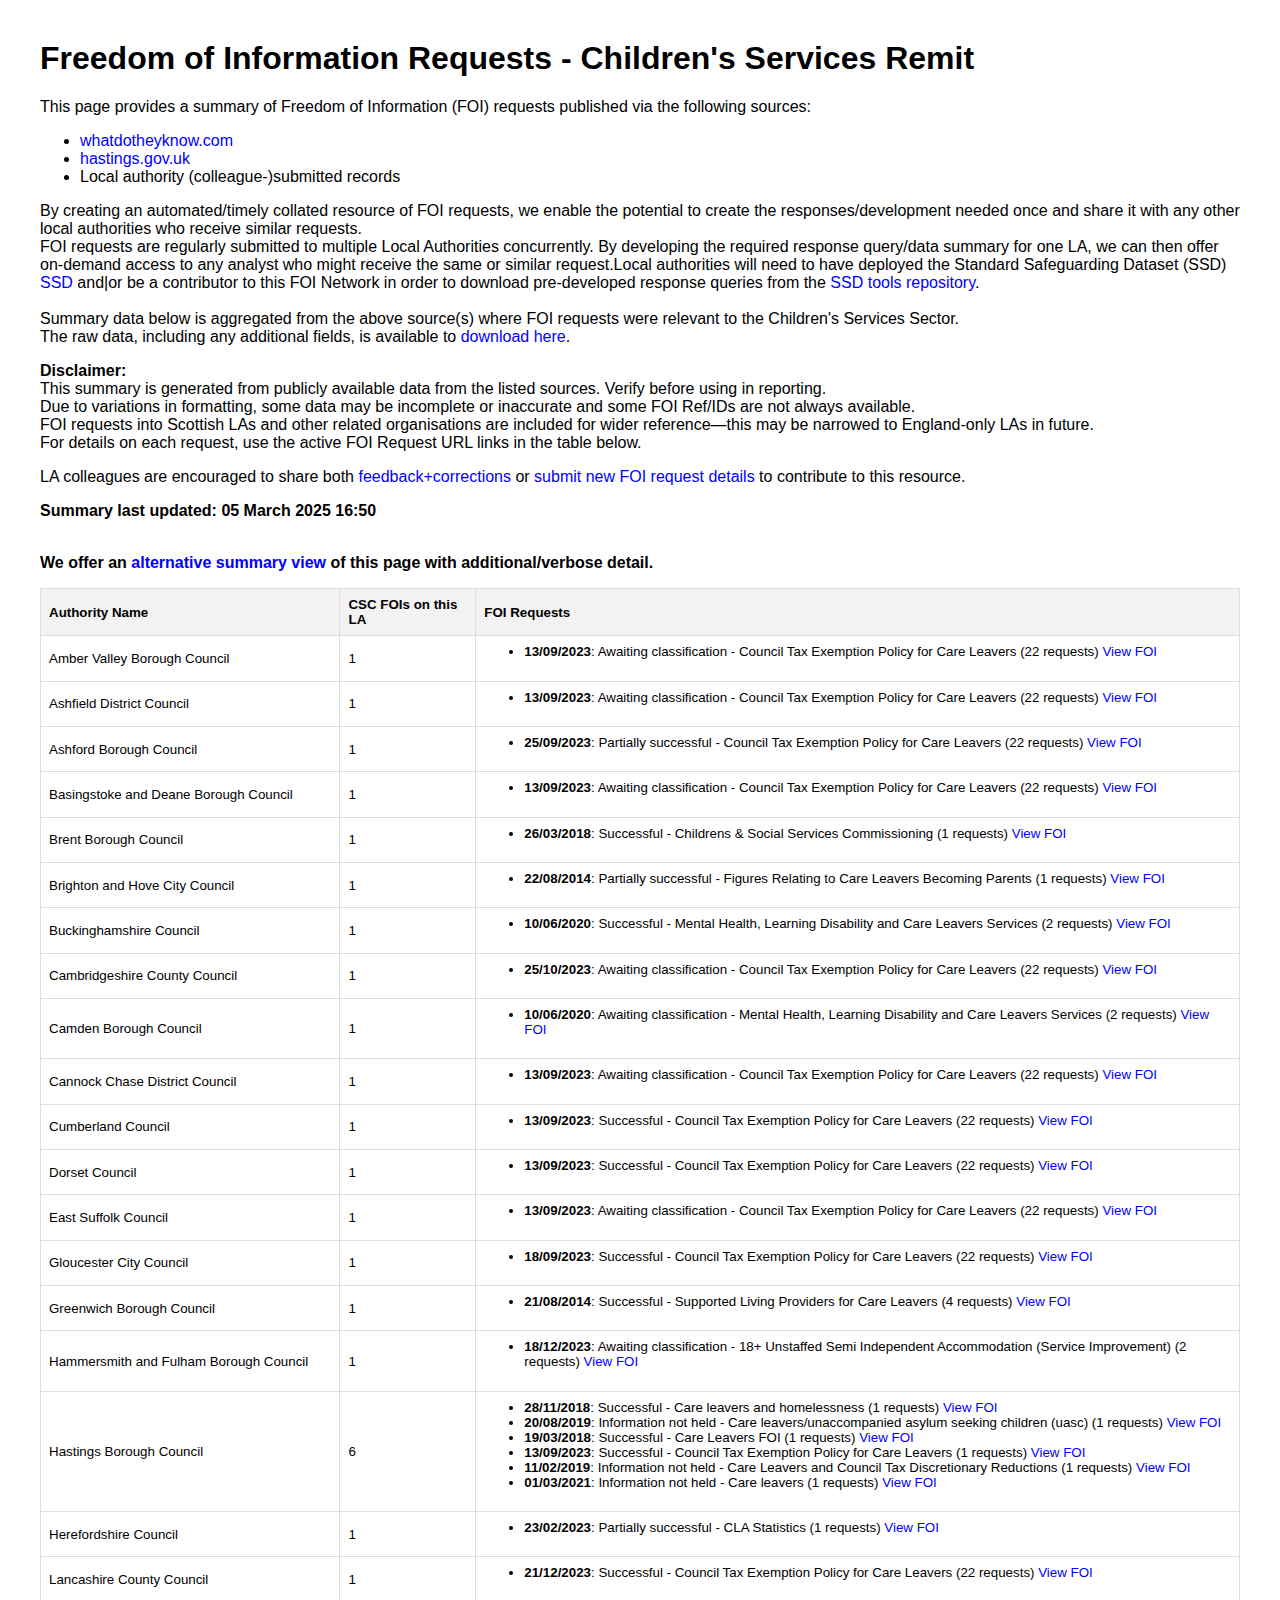
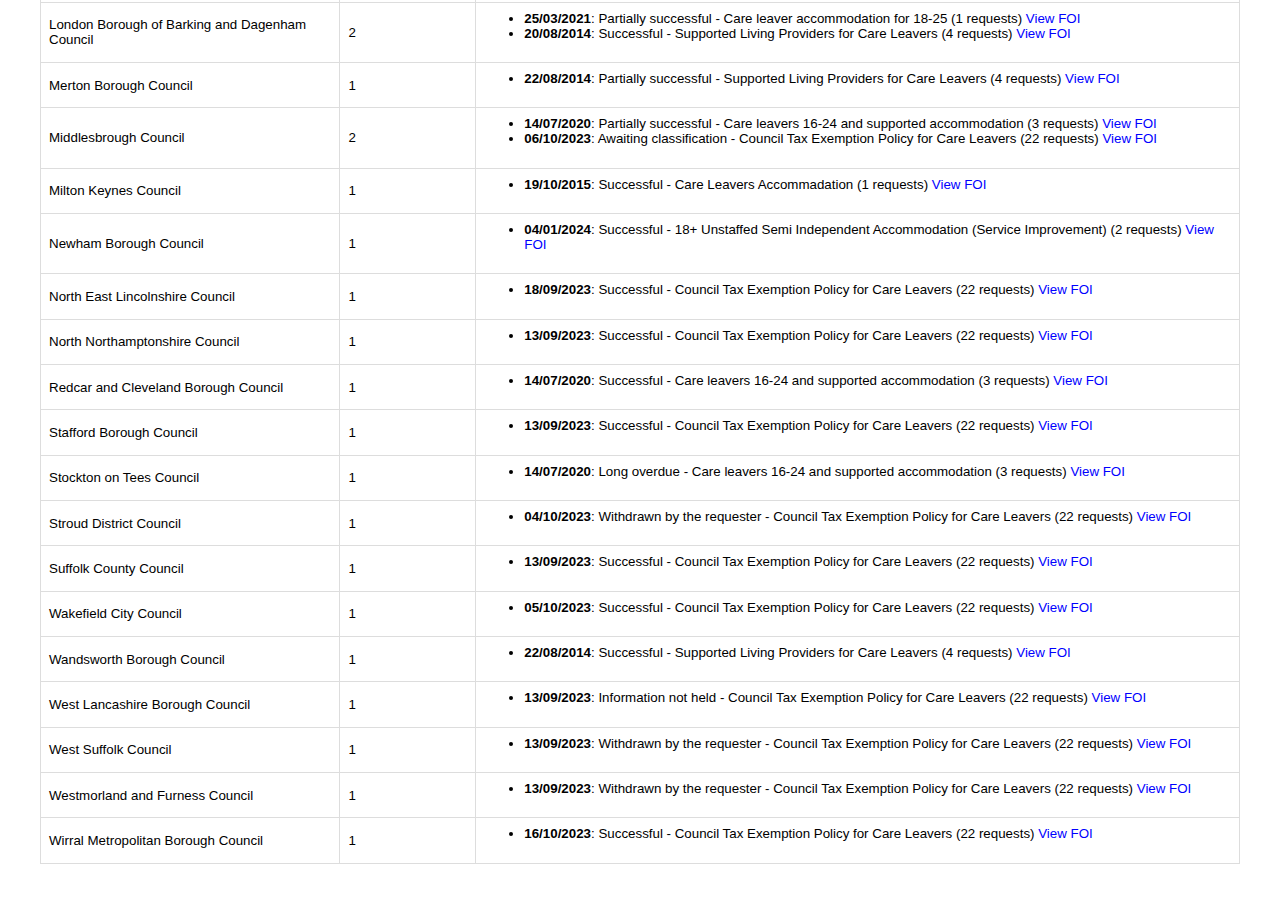
<file: dev/index.html>
<html>
    <head>
        <title>Freedom of Information Requests - Children's Services Remit</title>
        <style>
            body { font-family: Arial, sans-serif; margin: 20px; padding: 20px; }
            .table-container { overflow-x: auto; max-width: 100%; }
            table { width: 100%; border-collapse: collapse; font-size: 10pt; }
            table, th, td { border: 1px solid #ddd; padding: 8px; }
            th { background-color: #f2f2f2; text-align: left; }
            td { text-align: left; }
            a { color: blue; text-decoration: none; }

            
            /* Authority Name and Request URL to fit content no wrap */
            td:nth-child(4), th:nth-child(4),  
            td:nth-child(5), th:nth-child(5),
            td:nth-child(7), th:nth-child(7) {
                white-space: nowrap;
                display: block;
                min-width: 80px;
                max-width: 250px;
                overflow: hidden;
                text-overflow: ellipsis;
            }
        
        </style>
    </head>
    <body>
        <h1>Freedom of Information Requests - Children's Services Remit</h1>
        <p><p>This page provides a summary of Freedom of Information (FOI) requests published via the following sources:</p><ul><li><a href="https://www.whatdotheyknow.com/search/">whatdotheyknow.com</a></li><li><a href="https://www.hastings.gov.uk/my-council/freedom-of-information/date/">hastings.gov.uk</a></li><li>Local authority (colleague-)submitted records</li></ul>By creating an automated/timely collated resource of FOI requests, we enable the potential to create the responses/development needed once and share it with any other local authorities who receive similar requests.<br/>FOI requests are regularly submitted to multiple Local Authorities concurrently. By developing the required response query/data summary for one LA, we can then offer on-demand access to any analyst who might receive the same or similar request.Local authorities will need to have deployed the Standard Safeguarding Dataset (SSD) <a href="https://data-to-insight.github.io/ssd-data-model/">SSD</a> and|or be a contributor to this FOI Network in order to download pre-developed response queries from the <a href="https://github.com/data-to-insight/ssd-data-model/tree/main/tools-ssd_foi_requests">SSD tools repository</a>.<br/><br/>Summary data below is aggregated from the above source(s) where FOI requests were relevant to the Children's Services Sector.<br/>The raw data, including any additional fields, is available to <a href="foi_requests_summary.csv">download here</a>.</p>
        <p><b>Disclaimer:</b><br/>This summary is generated from publicly available data from the listed sources. Verify before using in reporting.<br/>Due to variations in formatting, some data may be incomplete or inaccurate and some FOI Ref/IDs are not always available. <br/>FOI requests into Scottish LAs and other related organisations are included for wider reference—this may be narrowed to England-only LAs in future.<br/>For details on each request, use the active FOI Request URL links in the table below.<br/></p>
        <p><p>LA colleagues are encouraged to share both <a href="mailto:datatoinsight@gmail.com?subject=FOI%20Feedback">feedback+corrections</a> or <a href="mailto:datatoinsight@gmail.com?subject=FOI%20details%20to%20add&body=Authority-Name:%20%3Cla-name%3E%0AAuthority-Code:%20%3Cla-code%3E%0ARequest-Title:%20%3Crequest-title%3E">submit new FOI request details</a> to contribute to this resource.</p></p>
        <p><b>Summary last updated: 05 March 2025 16:50</p>
        <p><br/>We offer an <a href="index_alt_view.html">alternative summary view</a> of this page with additional/verbose detail.</p>
        <div class="table-container">
            <table border="1" class="dataframe">
  <thead>
    <tr style="text-align: right;">
      <th>Authority Name</th>
      <th>CSC FOIs on this LA</th>
      <th>FOI Requests</th>
    </tr>
  </thead>
  <tbody>
    <tr>
      <td>Amber Valley Borough Council</td>
      <td>1</td>
      <td><ul><li><b>13/09/2023</b>: Awaiting classification - Council Tax Exemption Policy for Care Leavers (22 requests) <a href="https://www.whatdotheyknow.com/request/council_tax_exemption_policy_for_2" target="_blank">View FOI</a></li></ul></td>
    </tr>
    <tr>
      <td>Ashfield District Council</td>
      <td>1</td>
      <td><ul><li><b>13/09/2023</b>: Awaiting classification - Council Tax Exemption Policy for Care Leavers (22 requests) <a href="https://www.whatdotheyknow.com/request/council_tax_exemption_policy_for_4" target="_blank">View FOI</a></li></ul></td>
    </tr>
    <tr>
      <td>Ashford Borough Council</td>
      <td>1</td>
      <td><ul><li><b>25/09/2023</b>: Partially successful - Council Tax Exemption Policy for Care Leavers (22 requests) <a href="https://www.whatdotheyknow.com/request/council_tax_exemption_policy_for_323#incoming-2428080" target="_blank">View FOI</a></li></ul></td>
    </tr>
    <tr>
      <td>Basingstoke and Deane Borough Council</td>
      <td>1</td>
      <td><ul><li><b>13/09/2023</b>: Awaiting classification - Council Tax Exemption Policy for Care Leavers (22 requests) <a href="https://www.whatdotheyknow.com/request/council_tax_exemption_policy_for_10" target="_blank">View FOI</a></li></ul></td>
    </tr>
    <tr>
      <td>Brent Borough Council</td>
      <td>1</td>
      <td><ul><li><b>26/03/2018</b>: Successful - Childrens & Social Services Commissioning (1 requests) <a href="https://www.whatdotheyknow.com/request/childrens_social_services_commis_82" target="_blank">View FOI</a></li></ul></td>
    </tr>
    <tr>
      <td>Brighton and Hove City Council</td>
      <td>1</td>
      <td><ul><li><b>22/08/2014</b>: Partially successful - Figures Relating to Care Leavers Becoming Parents (1 requests) <a href="https://www.whatdotheyknow.com/request/figures_relating_to_care_leavers" target="_blank">View FOI</a></li></ul></td>
    </tr>
    <tr>
      <td>Buckinghamshire Council</td>
      <td>1</td>
      <td><ul><li><b>10/06/2020</b>: Successful - Mental Health, Learning Disability and Care Leavers Services (2 requests) <a href="https://www.whatdotheyknow.com/request/mental_health_learning_disabilit_6" target="_blank">View FOI</a></li></ul></td>
    </tr>
    <tr>
      <td>Cambridgeshire County Council</td>
      <td>1</td>
      <td><ul><li><b>25/10/2023</b>: Awaiting classification - Council Tax Exemption Policy for Care Leavers (22 requests) <a href="https://www.whatdotheyknow.com/request/council_tax_exemption_policy_for_41#outgoing-1542502" target="_blank">View FOI</a></li></ul></td>
    </tr>
    <tr>
      <td>Camden Borough Council</td>
      <td>1</td>
      <td><ul><li><b>10/06/2020</b>: Awaiting classification - Mental Health, Learning Disability and Care Leavers Services (2 requests) <a href="https://www.whatdotheyknow.com/request/mental_health_learning_disabilit_5" target="_blank">View FOI</a></li></ul></td>
    </tr>
    <tr>
      <td>Cannock Chase District Council</td>
      <td>1</td>
      <td><ul><li><b>13/09/2023</b>: Awaiting classification - Council Tax Exemption Policy for Care Leavers (22 requests) <a href="https://www.whatdotheyknow.com/request/council_tax_exemption_policy_for_43#incoming-2417816" target="_blank">View FOI</a></li></ul></td>
    </tr>
    <tr>
      <td>Cumberland Council</td>
      <td>1</td>
      <td><ul><li><b>13/09/2023</b>: Successful - Council Tax Exemption Policy for Care Leavers (22 requests) <a href="https://www.whatdotheyknow.com/request/council_tax_exemption_policy_for_66" target="_blank">View FOI</a></li></ul></td>
    </tr>
    <tr>
      <td>Dorset Council</td>
      <td>1</td>
      <td><ul><li><b>13/09/2023</b>: Successful - Council Tax Exemption Policy for Care Leavers (22 requests) <a href="https://www.whatdotheyknow.com/request/council_tax_exemption_policy_for_75" target="_blank">View FOI</a></li></ul></td>
    </tr>
    <tr>
      <td>East Suffolk Council</td>
      <td>1</td>
      <td><ul><li><b>13/09/2023</b>: Awaiting classification - Council Tax Exemption Policy for Care Leavers (22 requests) <a href="https://www.whatdotheyknow.com/request/council_tax_exemption_policy_for_89" target="_blank">View FOI</a></li></ul></td>
    </tr>
    <tr>
      <td>Gloucester City Council</td>
      <td>1</td>
      <td><ul><li><b>18/09/2023</b>: Successful - Council Tax Exemption Policy for Care Leavers (22 requests) <a href="https://www.whatdotheyknow.com/request/council_tax_exemption_policy_for_423#incoming-2421399" target="_blank">View FOI</a></li></ul></td>
    </tr>
    <tr>
      <td>Greenwich Borough Council</td>
      <td>1</td>
      <td><ul><li><b>21/08/2014</b>: Successful - Supported Living Providers for Care Leavers (4 requests) <a href="https://www.whatdotheyknow.com/request/supported_living_providers_for_c_11" target="_blank">View FOI</a></li></ul></td>
    </tr>
    <tr>
      <td>Hammersmith and Fulham Borough Council</td>
      <td>1</td>
      <td><ul><li><b>18/12/2023</b>: Awaiting classification - 18+ Unstaffed Semi Independent Accommodation (Service Improvement) (2 requests) <a href="https://www.whatdotheyknow.com/request/18_unstaffed_semi_independent_ac_19#outgoing-1569274" target="_blank">View FOI</a></li></ul></td>
    </tr>
    <tr>
      <td>Hastings Borough Council</td>
      <td>6</td>
      <td><ul><li><b>28/11/2018</b>: Successful - Care leavers and homelessness (1 requests) <a href="https://www.hastings.gov.uk/my-council/freedom-of-information/date/?id=FOI-84630229" target="_blank">View FOI</a></li><li><b>20/08/2019</b>: Information not held - Care leavers/unaccompanied asylum seeking children (uasc) (1 requests) <a href="https://www.hastings.gov.uk/my-council/freedom-of-information/date/?id=FOIR-138435718" target="_blank">View FOI</a></li><li><b>19/03/2018</b>: Successful - Care Leavers FOI (1 requests) <a href="https://www.hastings.gov.uk/my-council/freedom-of-information/date/?id=FOI-70689444" target="_blank">View FOI</a></li><li><b>13/09/2023</b>: Successful - Council Tax Exemption Policy for Care Leavers (1 requests) <a href="https://www.hastings.gov.uk/my-council/freedom-of-information/date/?id=FOIR-546805704" target="_blank">View FOI</a></li><li><b>11/02/2019</b>: Information not held - Care Leavers and Council Tax Discretionary Reductions (1 requests) <a href="https://www.hastings.gov.uk/my-council/freedom-of-information/date/?id=FOIR-105334609" target="_blank">View FOI</a></li><li><b>01/03/2021</b>: Information not held - Care leavers (1 requests) <a href="https://www.hastings.gov.uk/my-council/freedom-of-information/date/?id=FOIR-311972558" target="_blank">View FOI</a></li></ul></td>
    </tr>
    <tr>
      <td>Herefordshire Council</td>
      <td>1</td>
      <td><ul><li><b>23/02/2023</b>: Partially successful - CLA Statistics (1 requests) <a href="https://www.whatdotheyknow.com/request/cla_statistics" target="_blank">View FOI</a></li></ul></td>
    </tr>
    <tr>
      <td>Lancashire County Council</td>
      <td>1</td>
      <td><ul><li><b>21/12/2023</b>: Successful - Council Tax Exemption Policy for Care Leavers (22 requests) <a href="https://www.whatdotheyknow.com/request/council_tax_exemption_policy_for_463#incoming-2502512" target="_blank">View FOI</a></li></ul></td>
    </tr>
    <tr>
      <td>London Borough of Barking and Dagenham Council</td>
      <td>2</td>
      <td><ul><li><b>25/03/2021</b>: Partially successful - Care leaver accommodation for 18-25 (1 requests) <a href="https://www.whatdotheyknow.com/request/care_leaver_accommodation_for_18" target="_blank">View FOI</a></li><li><b>20/08/2014</b>: Successful - Supported Living Providers for Care Leavers (4 requests) <a href="https://www.whatdotheyknow.com/request/supported_living_providers_for_c" target="_blank">View FOI</a></li></ul></td>
    </tr>
    <tr>
      <td>Merton Borough Council</td>
      <td>1</td>
      <td><ul><li><b>22/08/2014</b>: Partially successful - Supported Living Providers for Care Leavers (4 requests) <a href="https://www.whatdotheyknow.com/request/supported_living_providers_for_c_23" target="_blank">View FOI</a></li></ul></td>
    </tr>
    <tr>
      <td>Middlesbrough Council</td>
      <td>2</td>
      <td><ul><li><b>14/07/2020</b>: Partially successful - Care leavers 16-24 and supported accommodation (3 requests) <a href="https://www.whatdotheyknow.com/request/care_leavers_16_24_and_supported" target="_blank">View FOI</a></li><li><b>06/10/2023</b>: Awaiting classification - Council Tax Exemption Policy for Care Leavers (22 requests) <a href="https://www.whatdotheyknow.com/request/council_tax_exemption_policy_for_485#incoming-2439229" target="_blank">View FOI</a></li></ul></td>
    </tr>
    <tr>
      <td>Milton Keynes Council</td>
      <td>1</td>
      <td><ul><li><b>19/10/2015</b>: Successful - Care Leavers Accommadation (1 requests) <a href="https://www.whatdotheyknow.com/request/care_leavers_accommadation_3" target="_blank">View FOI</a></li></ul></td>
    </tr>
    <tr>
      <td>Newham Borough Council</td>
      <td>1</td>
      <td><ul><li><b>04/01/2024</b>: Successful - 18+ Unstaffed Semi Independent Accommodation (Service Improvement) (2 requests) <a href="https://www.whatdotheyknow.com/request/18_unstaffed_semi_independent_ac_9#outgoing-1575181" target="_blank">View FOI</a></li></ul></td>
    </tr>
    <tr>
      <td>North East Lincolnshire Council</td>
      <td>1</td>
      <td><ul><li><b>18/09/2023</b>: Successful - Council Tax Exemption Policy for Care Leavers (22 requests) <a href="https://www.whatdotheyknow.com/request/council_tax_exemption_policy_for_180#incoming-2420983" target="_blank">View FOI</a></li></ul></td>
    </tr>
    <tr>
      <td>North Northamptonshire Council</td>
      <td>1</td>
      <td><ul><li><b>13/09/2023</b>: Successful - Council Tax Exemption Policy for Care Leavers (22 requests) <a href="https://www.whatdotheyknow.com/request/council_tax_exemption_policy_for_185" target="_blank">View FOI</a></li></ul></td>
    </tr>
    <tr>
      <td>Redcar and Cleveland Borough Council</td>
      <td>1</td>
      <td><ul><li><b>14/07/2020</b>: Successful - Care leavers 16-24 and supported accommodation (3 requests) <a href="https://www.whatdotheyknow.com/request/care_leavers_16_24_and_supported_2" target="_blank">View FOI</a></li></ul></td>
    </tr>
    <tr>
      <td>Stafford Borough Council</td>
      <td>1</td>
      <td><ul><li><b>13/09/2023</b>: Successful - Council Tax Exemption Policy for Care Leavers (22 requests) <a href="https://www.whatdotheyknow.com/request/council_tax_exemption_policy_for_248#incoming-2417812" target="_blank">View FOI</a></li></ul></td>
    </tr>
    <tr>
      <td>Stockton on Tees Council</td>
      <td>1</td>
      <td><ul><li><b>14/07/2020</b>: Long overdue - Care leavers 16-24 and supported accommodation (3 requests) <a href="https://www.whatdotheyknow.com/request/care_leavers_16_24_and_supported_3" target="_blank">View FOI</a></li></ul></td>
    </tr>
    <tr>
      <td>Stroud District Council</td>
      <td>1</td>
      <td><ul><li><b>04/10/2023</b>: Withdrawn by the requester - Council Tax Exemption Policy for Care Leavers (22 requests) <a href="https://www.whatdotheyknow.com/request/council_tax_exemption_policy_for_258#incoming-2437287" target="_blank">View FOI</a></li></ul></td>
    </tr>
    <tr>
      <td>Suffolk County Council</td>
      <td>1</td>
      <td><ul><li><b>13/09/2023</b>: Successful - Council Tax Exemption Policy for Care Leavers (22 requests) <a href="https://www.whatdotheyknow.com/request/council_tax_exemption_policy_for_259" target="_blank">View FOI</a></li></ul></td>
    </tr>
    <tr>
      <td>Wakefield City Council</td>
      <td>1</td>
      <td><ul><li><b>05/10/2023</b>: Successful - Council Tax Exemption Policy for Care Leavers (22 requests) <a href="https://www.whatdotheyknow.com/request/council_tax_exemption_policy_for_603#incoming-2437435" target="_blank">View FOI</a></li></ul></td>
    </tr>
    <tr>
      <td>Wandsworth Borough Council</td>
      <td>1</td>
      <td><ul><li><b>22/08/2014</b>: Successful - Supported Living Providers for Care Leavers (4 requests) <a href="https://www.whatdotheyknow.com/request/supported_living_providers_for_c_29" target="_blank">View FOI</a></li></ul></td>
    </tr>
    <tr>
      <td>West Lancashire Borough Council</td>
      <td>1</td>
      <td><ul><li><b>13/09/2023</b>: Information not held - Council Tax Exemption Policy for Care Leavers (22 requests) <a href="https://www.whatdotheyknow.com/request/council_tax_exemption_policy_for_298" target="_blank">View FOI</a></li></ul></td>
    </tr>
    <tr>
      <td>West Suffolk Council</td>
      <td>1</td>
      <td><ul><li><b>13/09/2023</b>: Withdrawn by the requester - Council Tax Exemption Policy for Care Leavers (22 requests) <a href="https://www.whatdotheyknow.com/request/council_tax_exemption_policy_for_304" target="_blank">View FOI</a></li></ul></td>
    </tr>
    <tr>
      <td>Westmorland and Furness Council</td>
      <td>1</td>
      <td><ul><li><b>13/09/2023</b>: Withdrawn by the requester - Council Tax Exemption Policy for Care Leavers (22 requests) <a href="https://www.whatdotheyknow.com/request/council_tax_exemption_policy_for_301" target="_blank">View FOI</a></li></ul></td>
    </tr>
    <tr>
      <td>Wirral Metropolitan Borough Council</td>
      <td>1</td>
      <td><ul><li><b>16/10/2023</b>: Successful - Council Tax Exemption Policy for Care Leavers (22 requests) <a href="https://www.whatdotheyknow.com/request/council_tax_exemption_policy_for_627#incoming-2446272" target="_blank">View FOI</a></li></ul></td>
    </tr>
  </tbody>
</table>
        </div>
    </body>
    </html>
</file>
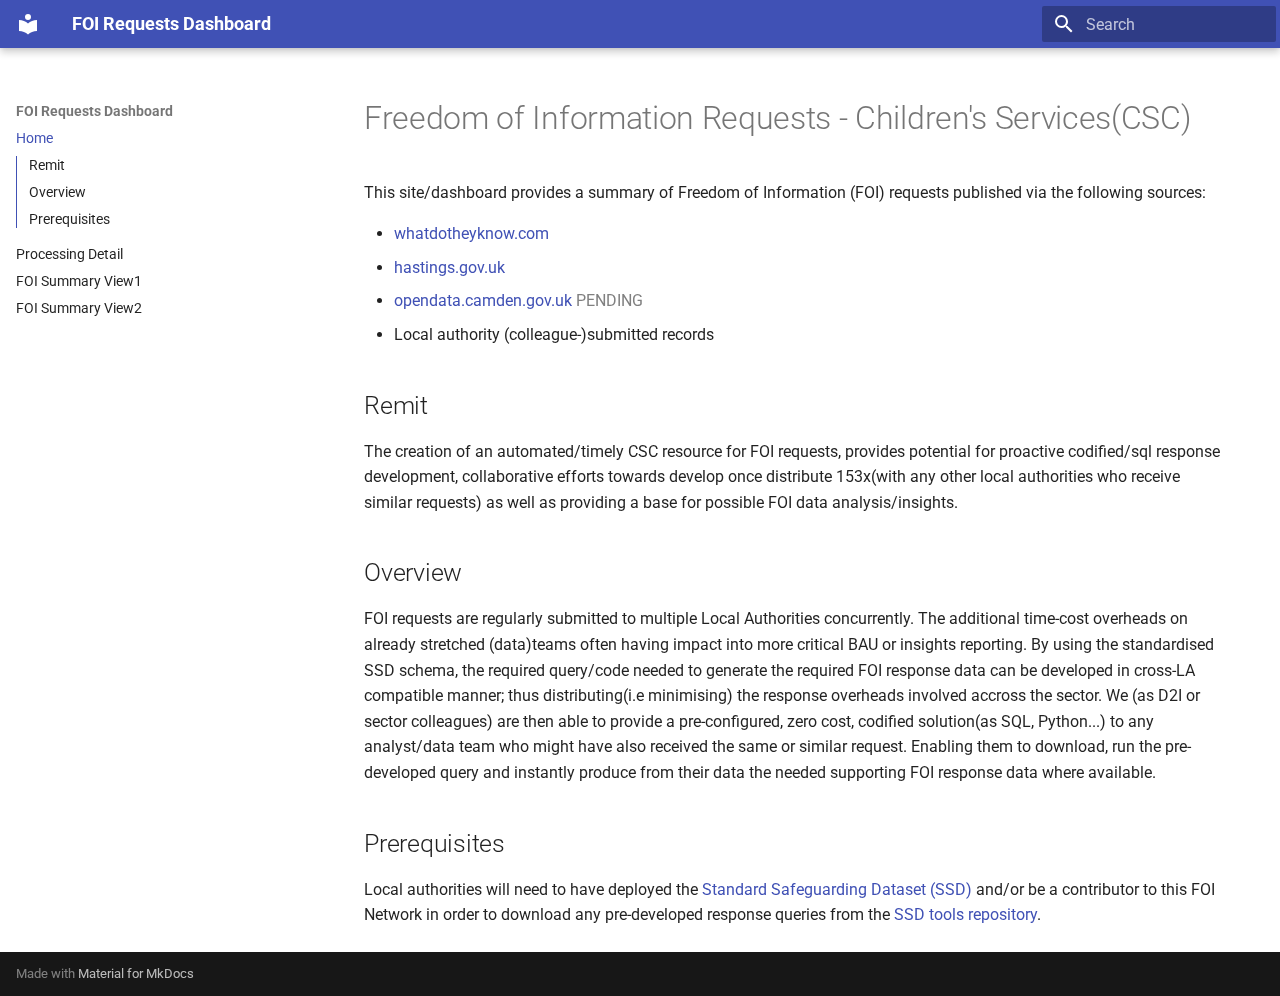
<file: site/index.html>
<!doctype html>
<html lang="en" class="no-js">
  <head>
    
      <meta charset="utf-8">
      <meta name="viewport" content="width=device-width,initial-scale=1">
      
      
      
      
      
        <link rel="next" href="blackbox/">
      
      
      <link rel="icon" href="assets/images/favicon.png">
      <meta name="generator" content="mkdocs-1.6.1, mkdocs-material-9.6.7">
    
    
      
        <title>FOI Requests Dashboard</title>
      
    
    
      <link rel="stylesheet" href="assets/stylesheets/main.8608ea7d.min.css">
      
      


    
    
      
    
    
      
        
        
        <link rel="preconnect" href="https://fonts.gstatic.com" crossorigin>
        <link rel="stylesheet" href="https://fonts.googleapis.com/css?family=Roboto:300,300i,400,400i,700,700i%7CRoboto+Mono:400,400i,700,700i&display=fallback">
        <style>:root{--md-text-font:"Roboto";--md-code-font:"Roboto Mono"}</style>
      
    
    
      <link rel="stylesheet" href="assets/css/custom.css">
    
      <link rel="stylesheet" href="assets/css/custom-wide.css">
    
    <script>__md_scope=new URL(".",location),__md_hash=e=>[...e].reduce(((e,_)=>(e<<5)-e+_.charCodeAt(0)),0),__md_get=(e,_=localStorage,t=__md_scope)=>JSON.parse(_.getItem(t.pathname+"."+e)),__md_set=(e,_,t=localStorage,a=__md_scope)=>{try{t.setItem(a.pathname+"."+e,JSON.stringify(_))}catch(e){}}</script>
    
      

    
    
    
  </head>
  
  
    <body dir="ltr">
  
    
    <input class="md-toggle" data-md-toggle="drawer" type="checkbox" id="__drawer" autocomplete="off">
    <input class="md-toggle" data-md-toggle="search" type="checkbox" id="__search" autocomplete="off">
    <label class="md-overlay" for="__drawer"></label>
    <div data-md-component="skip">
      
        
        <a href="#freedom-of-information-requests-childrens-servicescsc" class="md-skip">
          Skip to content
        </a>
      
    </div>
    <div data-md-component="announce">
      
    </div>
    
    
      

  

<header class="md-header md-header--shadow" data-md-component="header">
  <nav class="md-header__inner md-grid" aria-label="Header">
    <a href="." title="FOI Requests Dashboard" class="md-header__button md-logo" aria-label="FOI Requests Dashboard" data-md-component="logo">
      
  
  <svg xmlns="http://www.w3.org/2000/svg" viewBox="0 0 24 24"><path d="M12 8a3 3 0 0 0 3-3 3 3 0 0 0-3-3 3 3 0 0 0-3 3 3 3 0 0 0 3 3m0 3.54C9.64 9.35 6.5 8 3 8v11c3.5 0 6.64 1.35 9 3.54 2.36-2.19 5.5-3.54 9-3.54V8c-3.5 0-6.64 1.35-9 3.54"/></svg>

    </a>
    <label class="md-header__button md-icon" for="__drawer">
      
      <svg xmlns="http://www.w3.org/2000/svg" viewBox="0 0 24 24"><path d="M3 6h18v2H3zm0 5h18v2H3zm0 5h18v2H3z"/></svg>
    </label>
    <div class="md-header__title" data-md-component="header-title">
      <div class="md-header__ellipsis">
        <div class="md-header__topic">
          <span class="md-ellipsis">
            FOI Requests Dashboard
          </span>
        </div>
        <div class="md-header__topic" data-md-component="header-topic">
          <span class="md-ellipsis">
            
              Home
            
          </span>
        </div>
      </div>
    </div>
    
    
      <script>var palette=__md_get("__palette");if(palette&&palette.color){if("(prefers-color-scheme)"===palette.color.media){var media=matchMedia("(prefers-color-scheme: light)"),input=document.querySelector(media.matches?"[data-md-color-media='(prefers-color-scheme: light)']":"[data-md-color-media='(prefers-color-scheme: dark)']");palette.color.media=input.getAttribute("data-md-color-media"),palette.color.scheme=input.getAttribute("data-md-color-scheme"),palette.color.primary=input.getAttribute("data-md-color-primary"),palette.color.accent=input.getAttribute("data-md-color-accent")}for(var[key,value]of Object.entries(palette.color))document.body.setAttribute("data-md-color-"+key,value)}</script>
    
    
    
      <label class="md-header__button md-icon" for="__search">
        
        <svg xmlns="http://www.w3.org/2000/svg" viewBox="0 0 24 24"><path d="M9.5 3A6.5 6.5 0 0 1 16 9.5c0 1.61-.59 3.09-1.56 4.23l.27.27h.79l5 5-1.5 1.5-5-5v-.79l-.27-.27A6.52 6.52 0 0 1 9.5 16 6.5 6.5 0 0 1 3 9.5 6.5 6.5 0 0 1 9.5 3m0 2C7 5 5 7 5 9.5S7 14 9.5 14 14 12 14 9.5 12 5 9.5 5"/></svg>
      </label>
      <div class="md-search" data-md-component="search" role="dialog">
  <label class="md-search__overlay" for="__search"></label>
  <div class="md-search__inner" role="search">
    <form class="md-search__form" name="search">
      <input type="text" class="md-search__input" name="query" aria-label="Search" placeholder="Search" autocapitalize="off" autocorrect="off" autocomplete="off" spellcheck="false" data-md-component="search-query" required>
      <label class="md-search__icon md-icon" for="__search">
        
        <svg xmlns="http://www.w3.org/2000/svg" viewBox="0 0 24 24"><path d="M9.5 3A6.5 6.5 0 0 1 16 9.5c0 1.61-.59 3.09-1.56 4.23l.27.27h.79l5 5-1.5 1.5-5-5v-.79l-.27-.27A6.52 6.52 0 0 1 9.5 16 6.5 6.5 0 0 1 3 9.5 6.5 6.5 0 0 1 9.5 3m0 2C7 5 5 7 5 9.5S7 14 9.5 14 14 12 14 9.5 12 5 9.5 5"/></svg>
        
        <svg xmlns="http://www.w3.org/2000/svg" viewBox="0 0 24 24"><path d="M20 11v2H8l5.5 5.5-1.42 1.42L4.16 12l7.92-7.92L13.5 5.5 8 11z"/></svg>
      </label>
      <nav class="md-search__options" aria-label="Search">
        
        <button type="reset" class="md-search__icon md-icon" title="Clear" aria-label="Clear" tabindex="-1">
          
          <svg xmlns="http://www.w3.org/2000/svg" viewBox="0 0 24 24"><path d="M19 6.41 17.59 5 12 10.59 6.41 5 5 6.41 10.59 12 5 17.59 6.41 19 12 13.41 17.59 19 19 17.59 13.41 12z"/></svg>
        </button>
      </nav>
      
    </form>
    <div class="md-search__output">
      <div class="md-search__scrollwrap" tabindex="0" data-md-scrollfix>
        <div class="md-search-result" data-md-component="search-result">
          <div class="md-search-result__meta">
            Initializing search
          </div>
          <ol class="md-search-result__list" role="presentation"></ol>
        </div>
      </div>
    </div>
  </div>
</div>
    
    
  </nav>
  
</header>
    
    <div class="md-container" data-md-component="container">
      
      
        
          
        
      
      <main class="md-main" data-md-component="main">
        <div class="md-main__inner md-grid">
          
            
              
              <div class="md-sidebar md-sidebar--primary" data-md-component="sidebar" data-md-type="navigation" >
                <div class="md-sidebar__scrollwrap">
                  <div class="md-sidebar__inner">
                    



  

<nav class="md-nav md-nav--primary md-nav--integrated" aria-label="Navigation" data-md-level="0">
  <label class="md-nav__title" for="__drawer">
    <a href="." title="FOI Requests Dashboard" class="md-nav__button md-logo" aria-label="FOI Requests Dashboard" data-md-component="logo">
      
  
  <svg xmlns="http://www.w3.org/2000/svg" viewBox="0 0 24 24"><path d="M12 8a3 3 0 0 0 3-3 3 3 0 0 0-3-3 3 3 0 0 0-3 3 3 3 0 0 0 3 3m0 3.54C9.64 9.35 6.5 8 3 8v11c3.5 0 6.64 1.35 9 3.54 2.36-2.19 5.5-3.54 9-3.54V8c-3.5 0-6.64 1.35-9 3.54"/></svg>

    </a>
    FOI Requests Dashboard
  </label>
  
  <ul class="md-nav__list" data-md-scrollfix>
    
      
      
  
  
    
  
  
  
    <li class="md-nav__item md-nav__item--active">
      
      <input class="md-nav__toggle md-toggle" type="checkbox" id="__toc">
      
      
        
      
      
        <label class="md-nav__link md-nav__link--active" for="__toc">
          
  
  <span class="md-ellipsis">
    Home
    
  </span>
  

          <span class="md-nav__icon md-icon"></span>
        </label>
      
      <a href="." class="md-nav__link md-nav__link--active">
        
  
  <span class="md-ellipsis">
    Home
    
  </span>
  

      </a>
      
        

<nav class="md-nav md-nav--secondary" aria-label="Table of contents">
  
  
  
    
  
  
    <label class="md-nav__title" for="__toc">
      <span class="md-nav__icon md-icon"></span>
      Table of contents
    </label>
    <ul class="md-nav__list" data-md-component="toc" data-md-scrollfix>
      
        <li class="md-nav__item">
  <a href="#remit" class="md-nav__link">
    <span class="md-ellipsis">
      Remit
    </span>
  </a>
  
</li>
      
        <li class="md-nav__item">
  <a href="#overview" class="md-nav__link">
    <span class="md-ellipsis">
      Overview
    </span>
  </a>
  
</li>
      
        <li class="md-nav__item">
  <a href="#prerequisites" class="md-nav__link">
    <span class="md-ellipsis">
      Prerequisites
    </span>
  </a>
  
</li>
      
    </ul>
  
</nav>
      
    </li>
  

    
      
      
  
  
  
  
    <li class="md-nav__item">
      <a href="blackbox/" class="md-nav__link">
        
  
  <span class="md-ellipsis">
    Processing Detail
    
  </span>
  

      </a>
    </li>
  

    
      
      
  
  
  
  
    <li class="md-nav__item">
      <a href="foi_requests_summary_v1/" class="md-nav__link">
        
  
  <span class="md-ellipsis">
    FOI Summary View1
    
  </span>
  

      </a>
    </li>
  

    
      
      
  
  
  
  
    <li class="md-nav__item">
      <a href="foi_requests_summary_v2/" class="md-nav__link">
        
  
  <span class="md-ellipsis">
    FOI Summary View2
    
  </span>
  

      </a>
    </li>
  

    
  </ul>
</nav>
                  </div>
                </div>
              </div>
            
            
          
          
            <div class="md-content" data-md-component="content">
              <article class="md-content__inner md-typeset">
                
                  



<h1 id="freedom-of-information-requests-childrens-servicescsc">Freedom of Information Requests - Children's Services(CSC)</h1>
<p>This site/dashboard provides a summary of Freedom of Information (FOI) requests published via the following sources:</p>
<ul>
<li><a href="https://www.whatdotheyknow.com/search/">whatdotheyknow.com</a></li>
<li><a href="https://www.hastings.gov.uk/my-council/freedom-of-information/date/">hastings.gov.uk</a></li>
<li><span style="color:grey;"><a href="https://opendata.camden.gov.uk/stories/s/Camden-Freedom-Of-Information-Response-Search/">opendata.camden.gov.uk</a> PENDING </span></li>
<li>Local authority (colleague-)submitted records</li>
</ul>
<h2 id="remit">Remit</h2>
<p>The creation of an automated/timely CSC resource for FOI requests, provides potential for proactive codified/sql response development, collaborative efforts towards develop once distribute 153x(with any other local authorities who receive similar requests) as well as providing a base for possible FOI data analysis/insights. </p>
<h2 id="overview">Overview</h2>
<p>FOI requests are regularly submitted to multiple Local Authorities concurrently. The additional time-cost overheads on already stretched (data)teams often having impact into more critical BAU or insights reporting. By using the standardised SSD schema, the required query/code needed to generate the required FOI response data can be developed in cross-LA compatible manner; thus distributing(i.e minimising) the response overheads involved accross the sector. We (as D2I or sector colleagues) are then able to provide a pre-configured, zero cost, codified solution(as SQL, Python...) to any analyst/data team who might have also received the same or similar request.  Enabling them to download, run the pre-developed query and instantly produce from their data the needed supporting FOI response data where available. </p>
<h2 id="prerequisites">Prerequisites</h2>
<p>Local authorities will need to have deployed the <a href="https://data-to-insight.github.io/ssd-data-model/">Standard Safeguarding Dataset (SSD)</a>
and/or be a contributor to this FOI Network in order to download any pre-developed response queries from the
<a href="https://github.com/data-to-insight/ssd-data-model/tree/main/tools-ssd_foi_requests">SSD tools repository</a>.</p>












                
              </article>
            </div>
          
          
<script>var target=document.getElementById(location.hash.slice(1));target&&target.name&&(target.checked=target.name.startsWith("__tabbed_"))</script>
        </div>
        
      </main>
      
        <footer class="md-footer">
  
  <div class="md-footer-meta md-typeset">
    <div class="md-footer-meta__inner md-grid">
      <div class="md-copyright">
  
  
    Made with
    <a href="https://squidfunk.github.io/mkdocs-material/" target="_blank" rel="noopener">
      Material for MkDocs
    </a>
  
</div>
      
    </div>
  </div>
</footer>
      
    </div>
    <div class="md-dialog" data-md-component="dialog">
      <div class="md-dialog__inner md-typeset"></div>
    </div>
    
    
    <script id="__config" type="application/json">{"base": ".", "features": ["navigation.tracking", "toc.integrate"], "search": "assets/javascripts/workers/search.f8cc74c7.min.js", "translations": {"clipboard.copied": "Copied to clipboard", "clipboard.copy": "Copy to clipboard", "search.result.more.one": "1 more on this page", "search.result.more.other": "# more on this page", "search.result.none": "No matching documents", "search.result.one": "1 matching document", "search.result.other": "# matching documents", "search.result.placeholder": "Type to start searching", "search.result.term.missing": "Missing", "select.version": "Select version"}}</script>
    
    
      <script src="assets/javascripts/bundle.c8b220af.min.js"></script>
      
    
  </body>
</html>
</file>
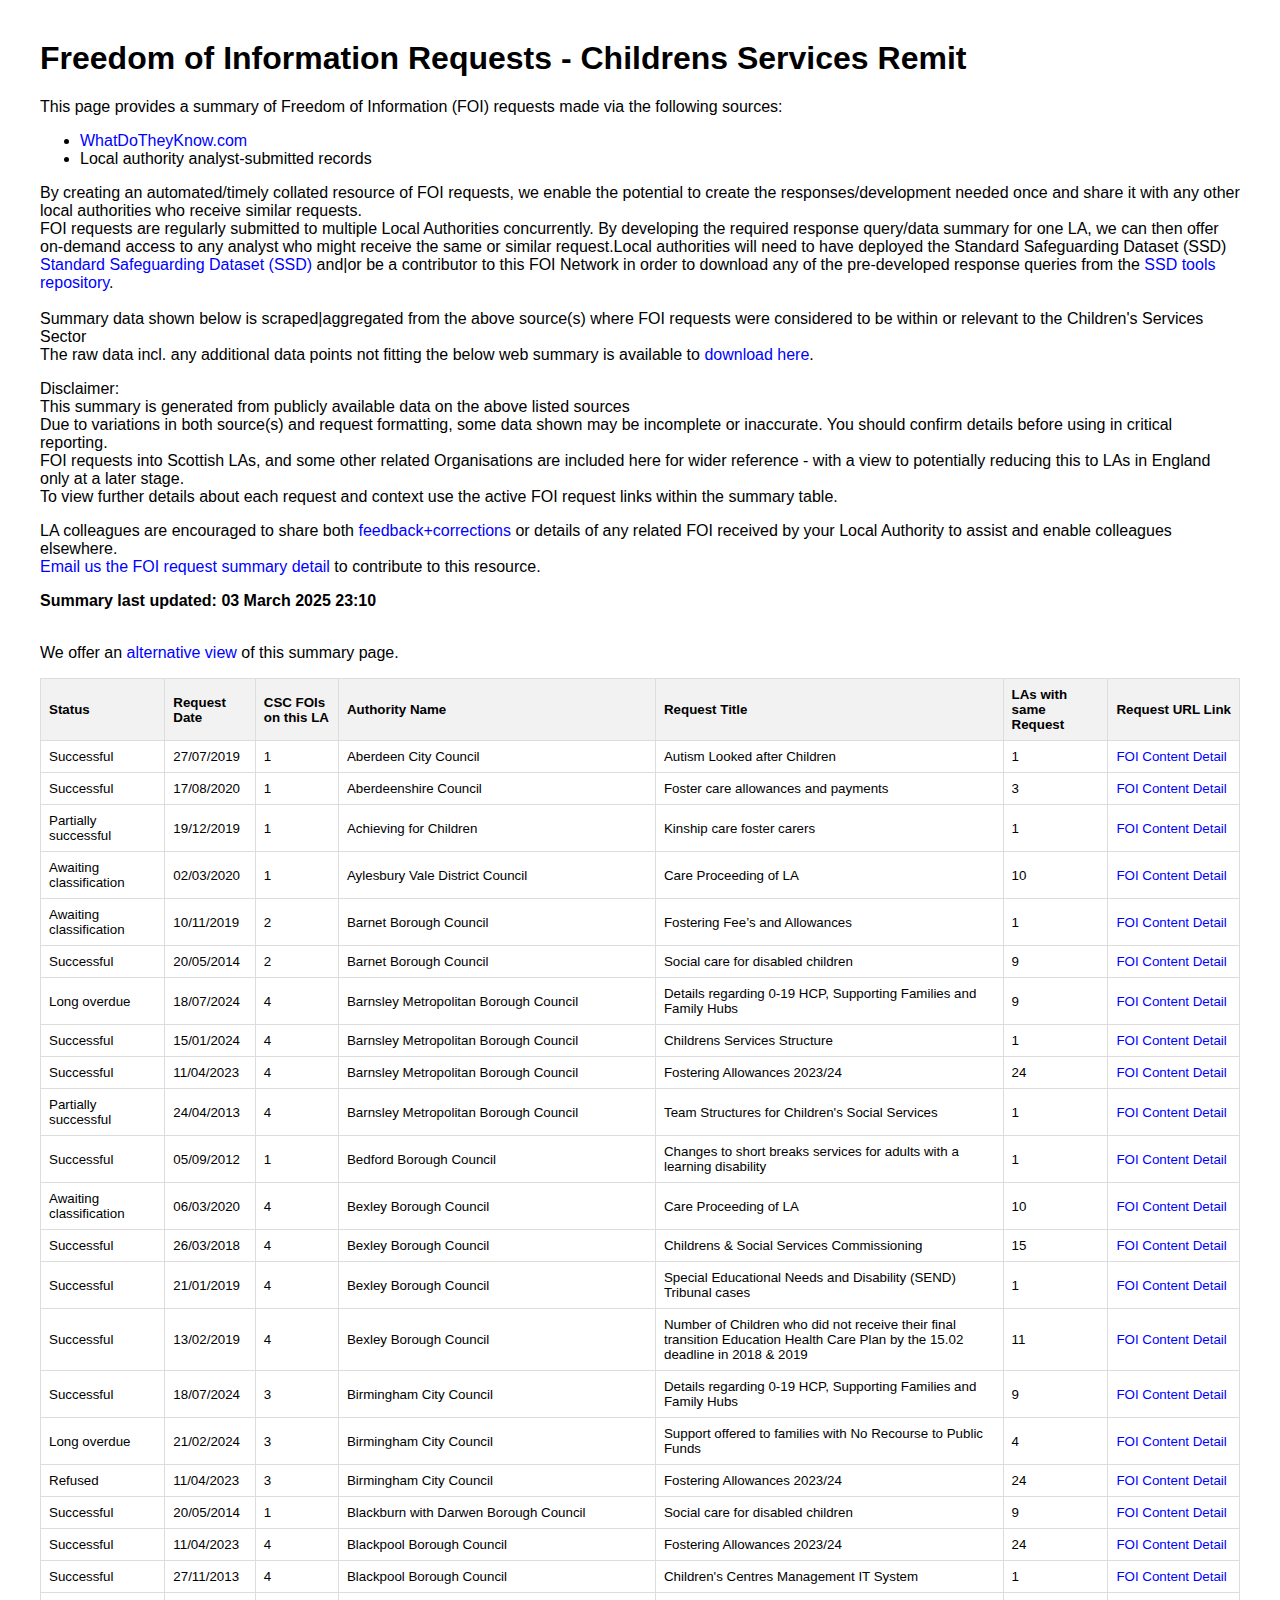
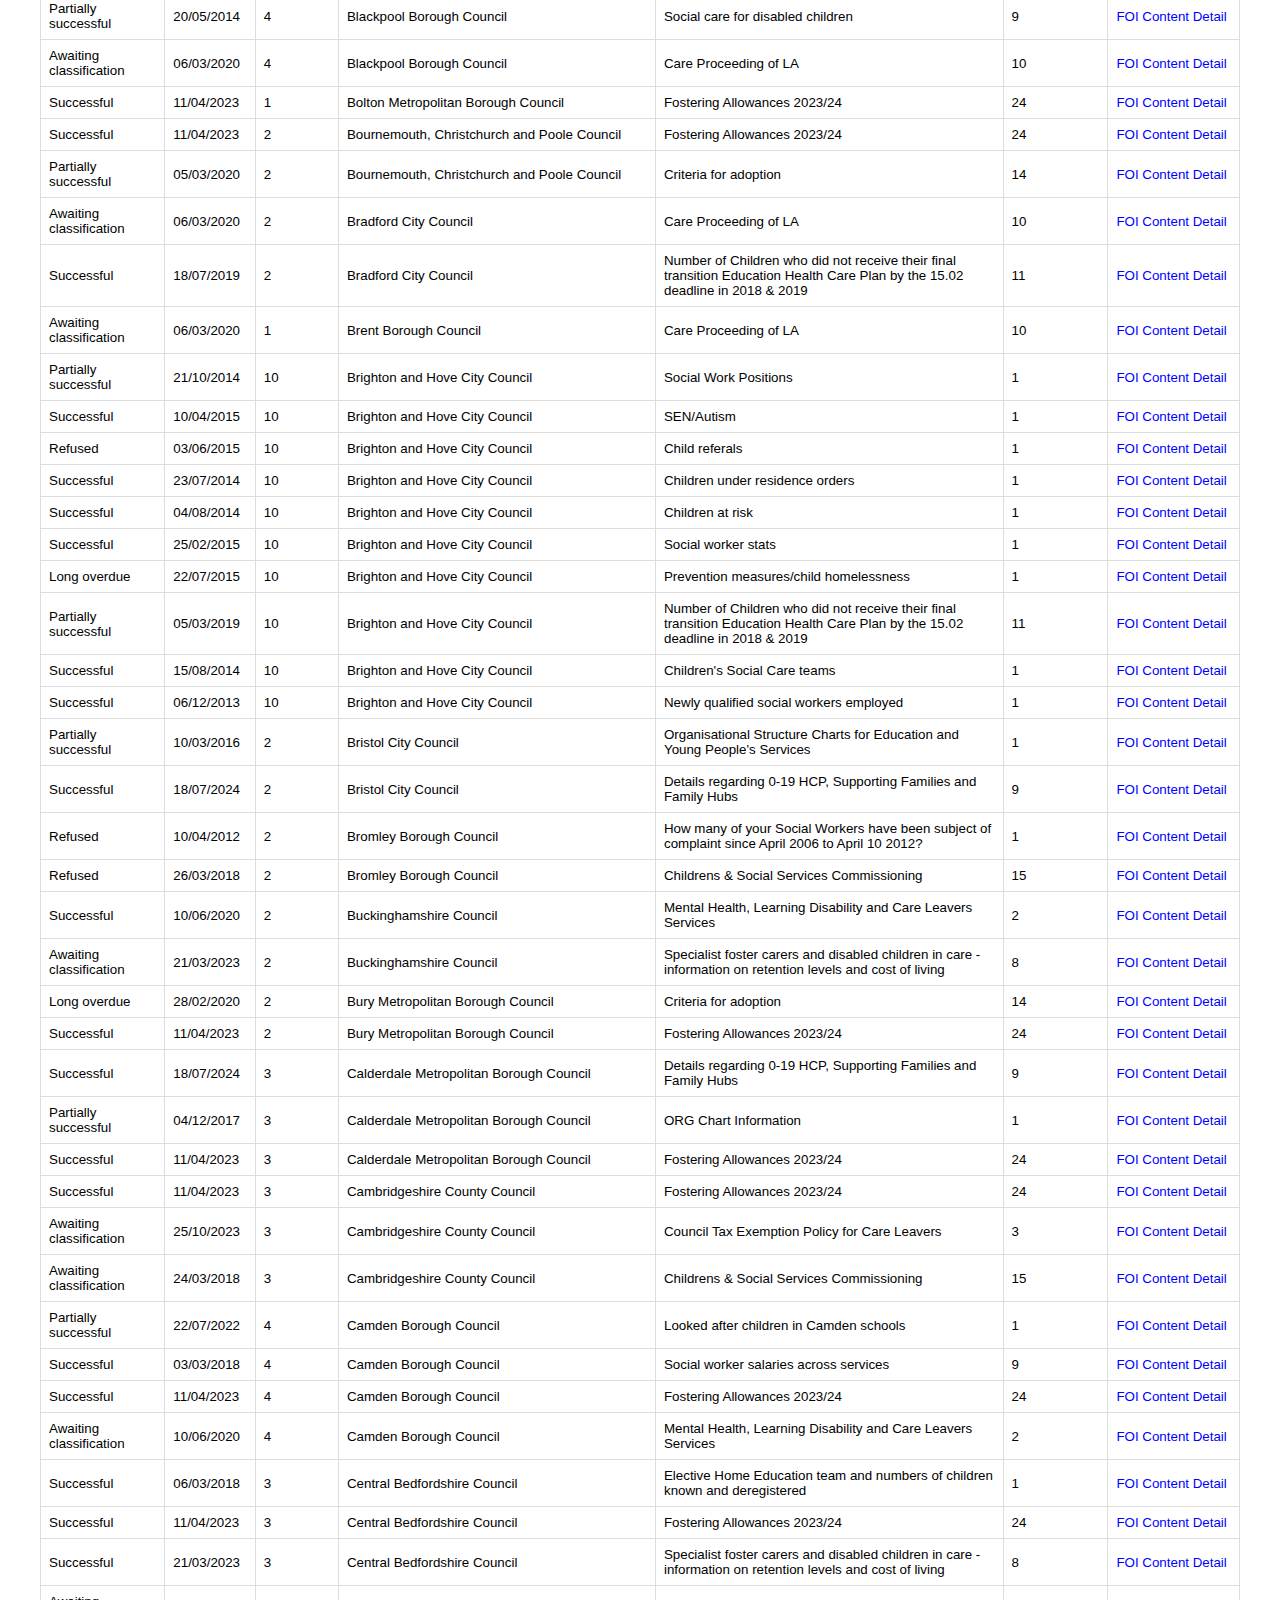
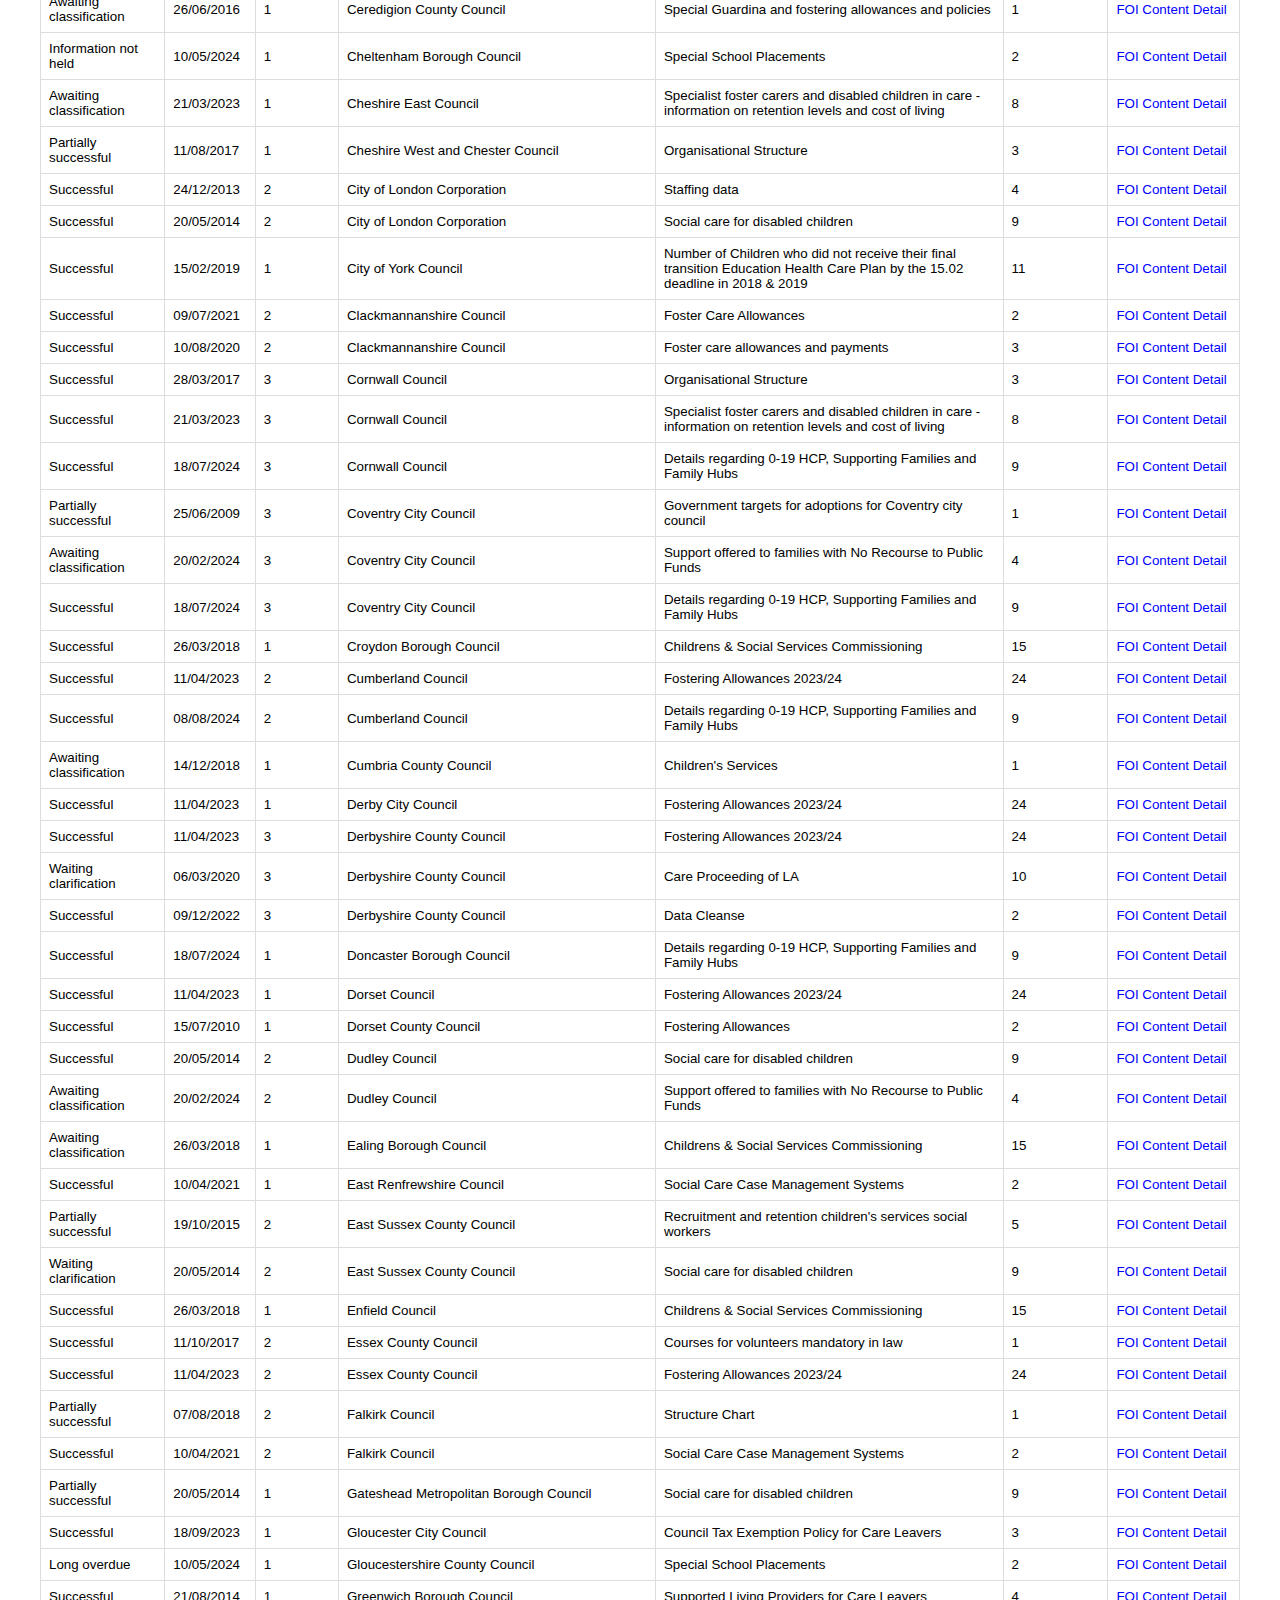
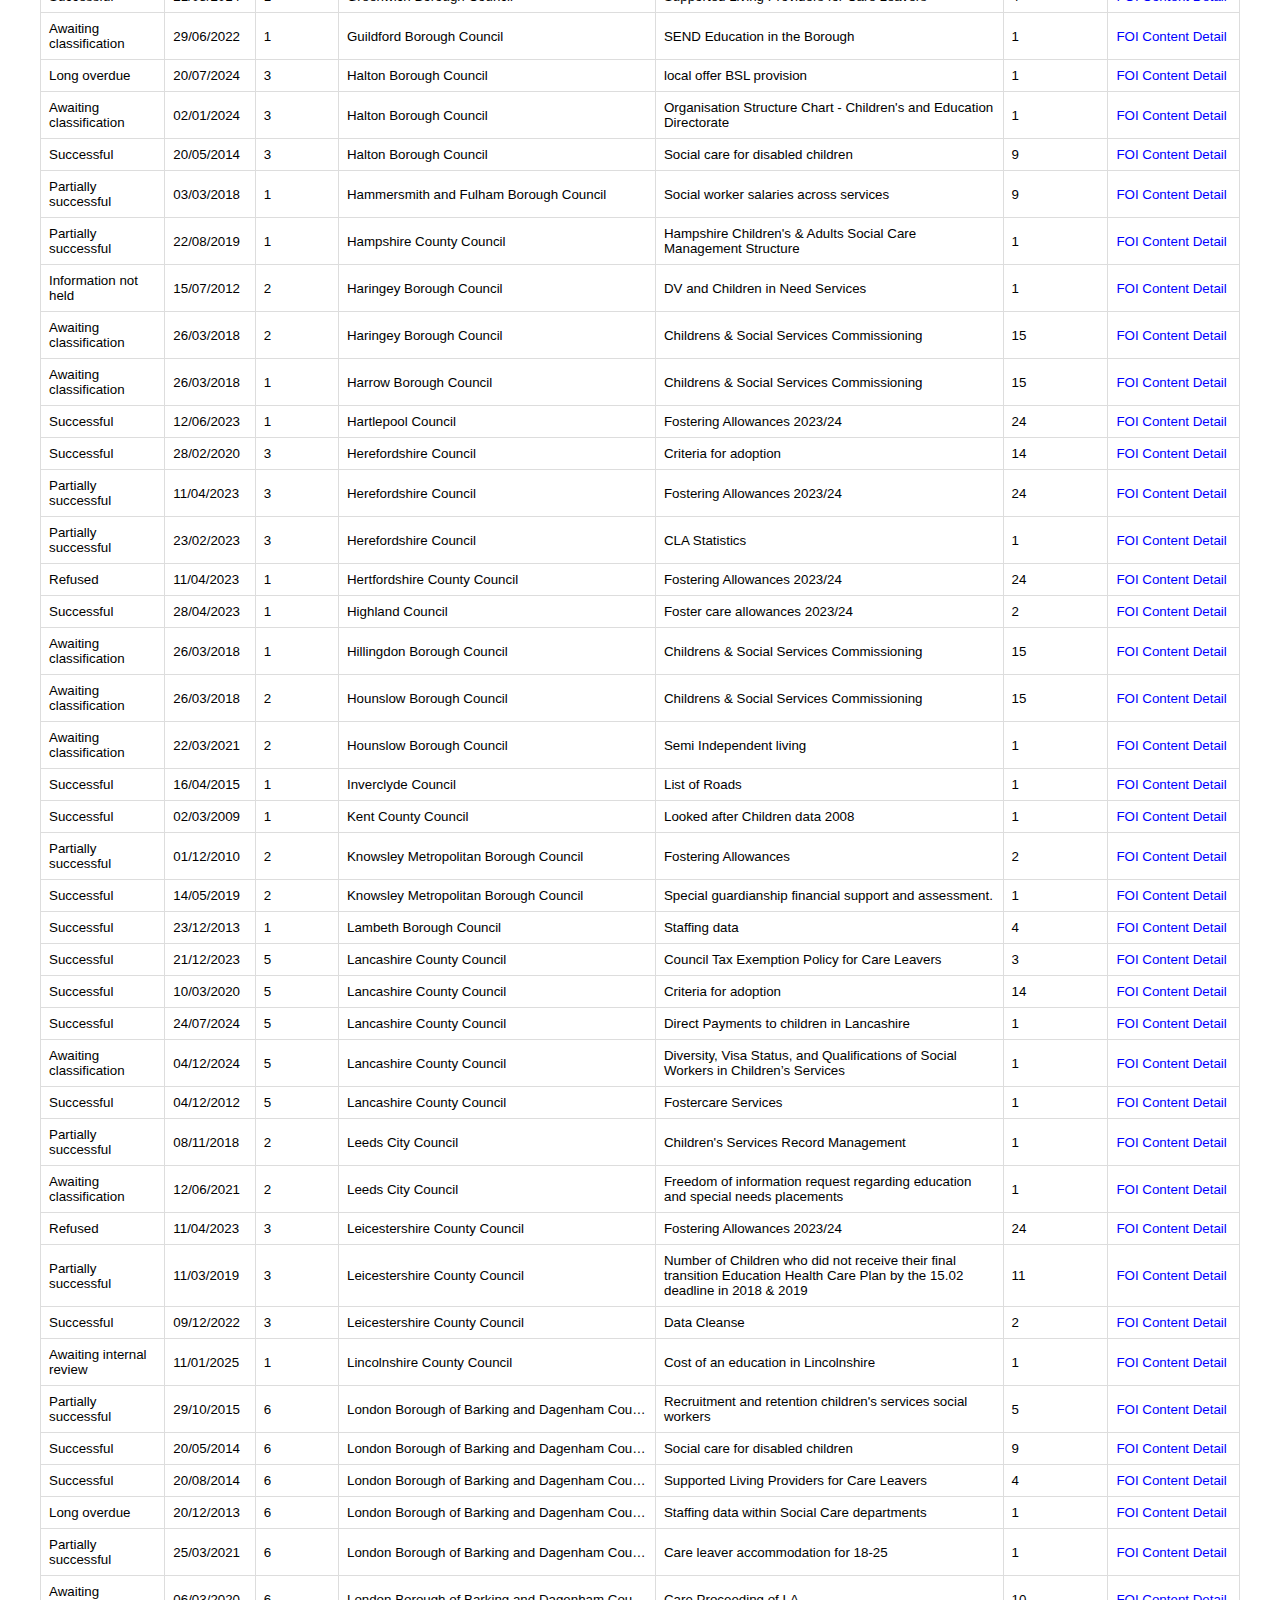
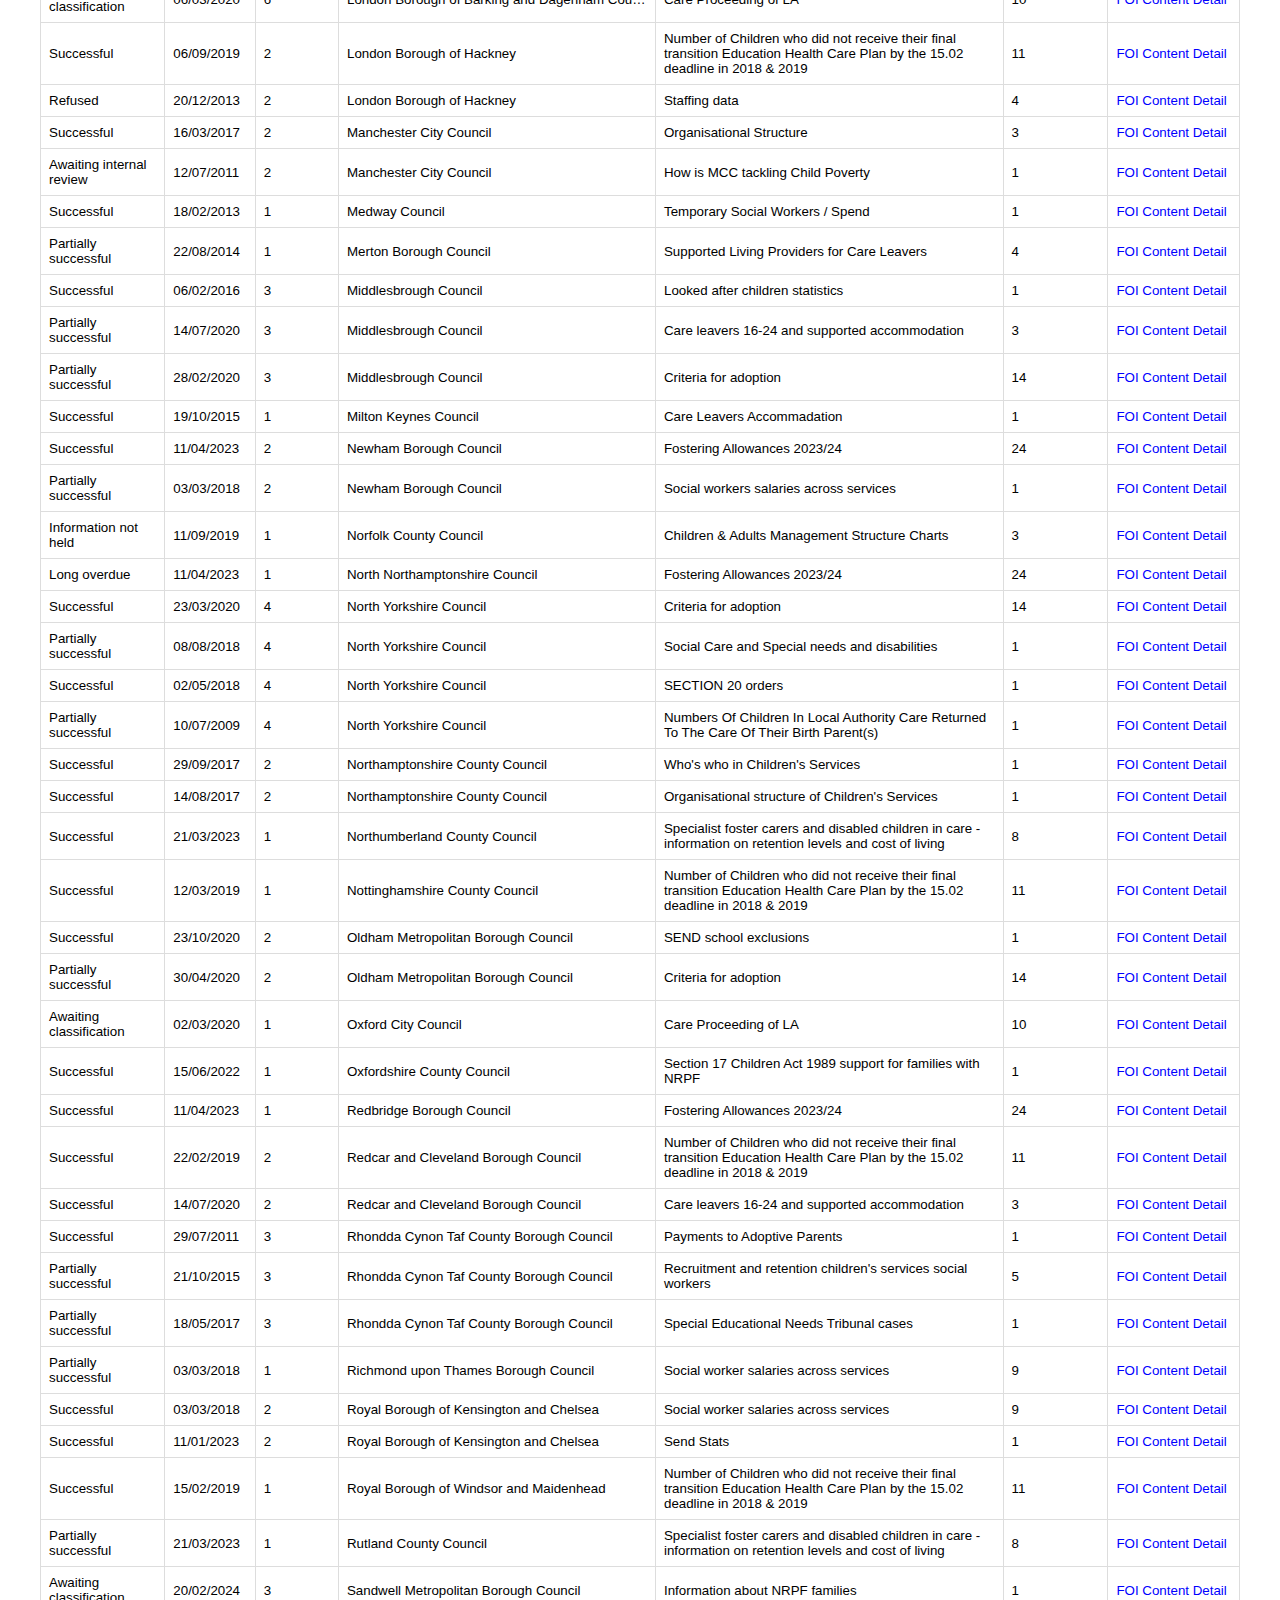
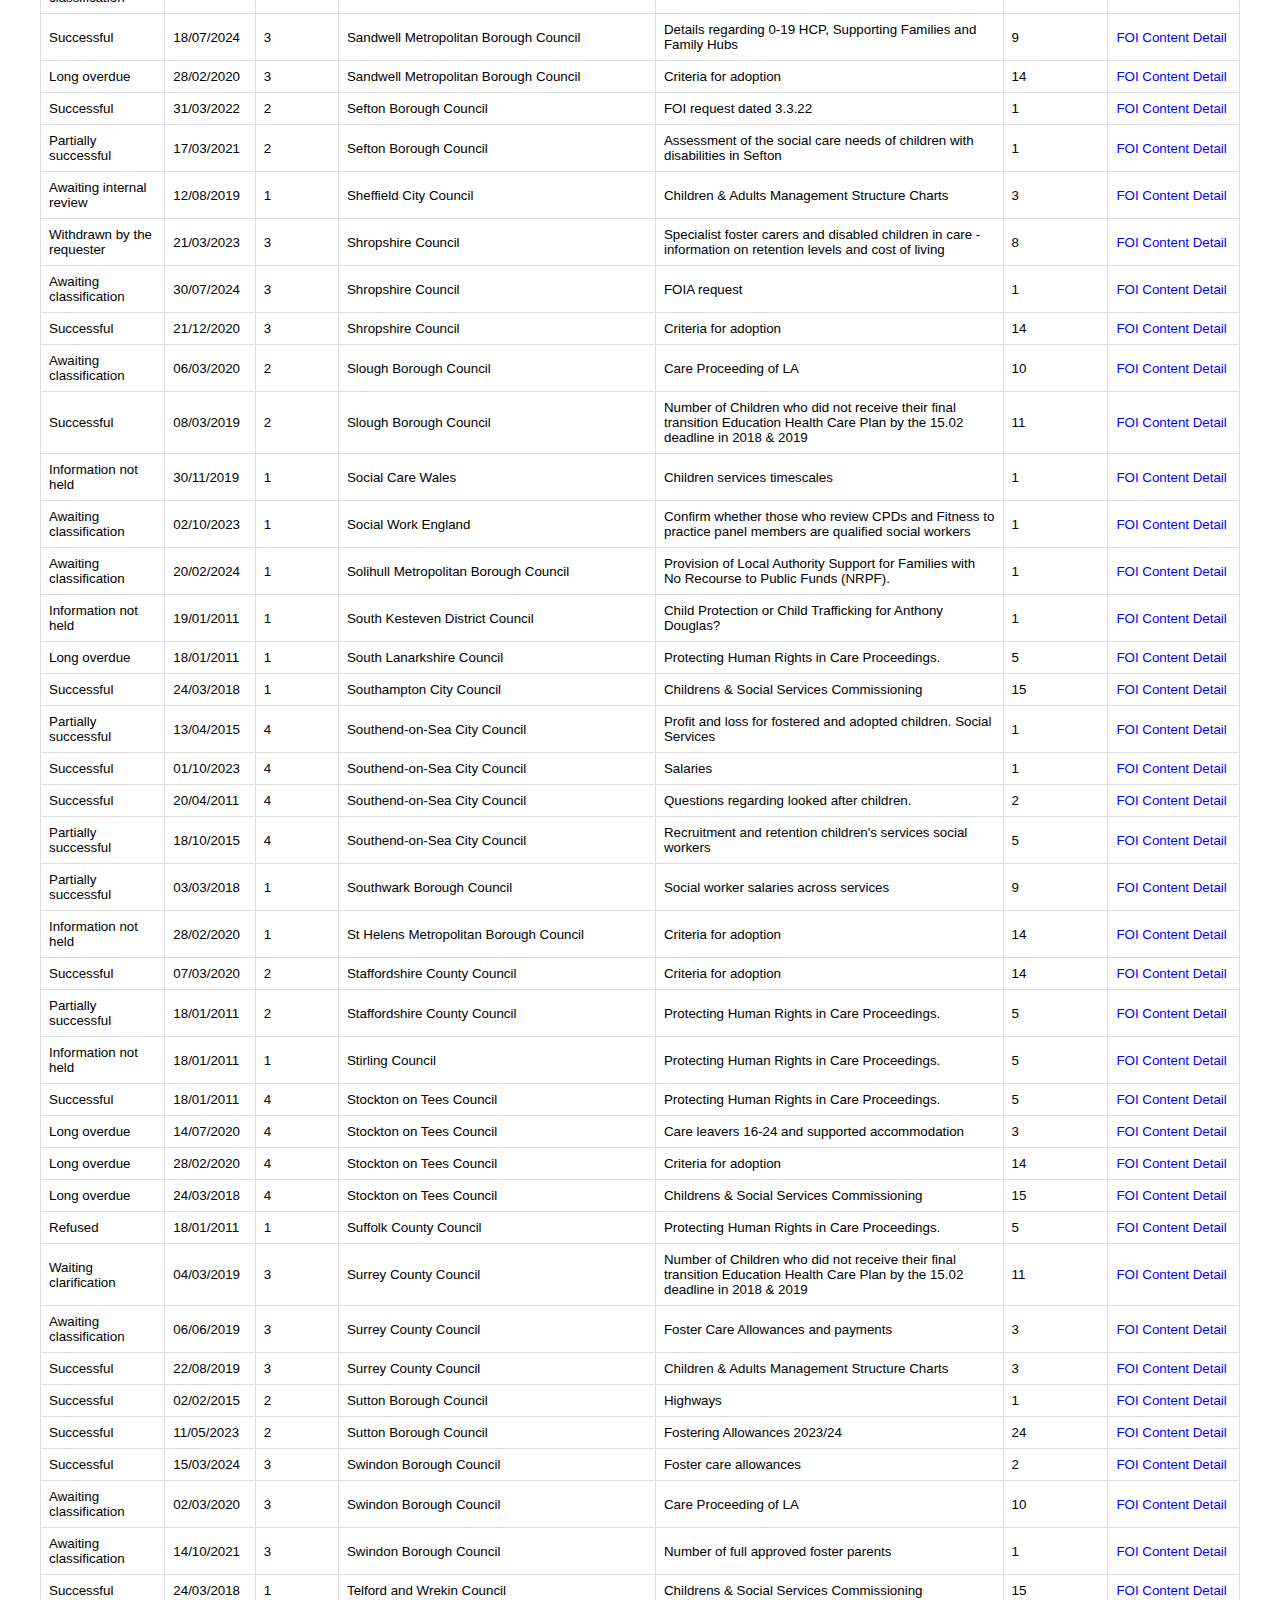
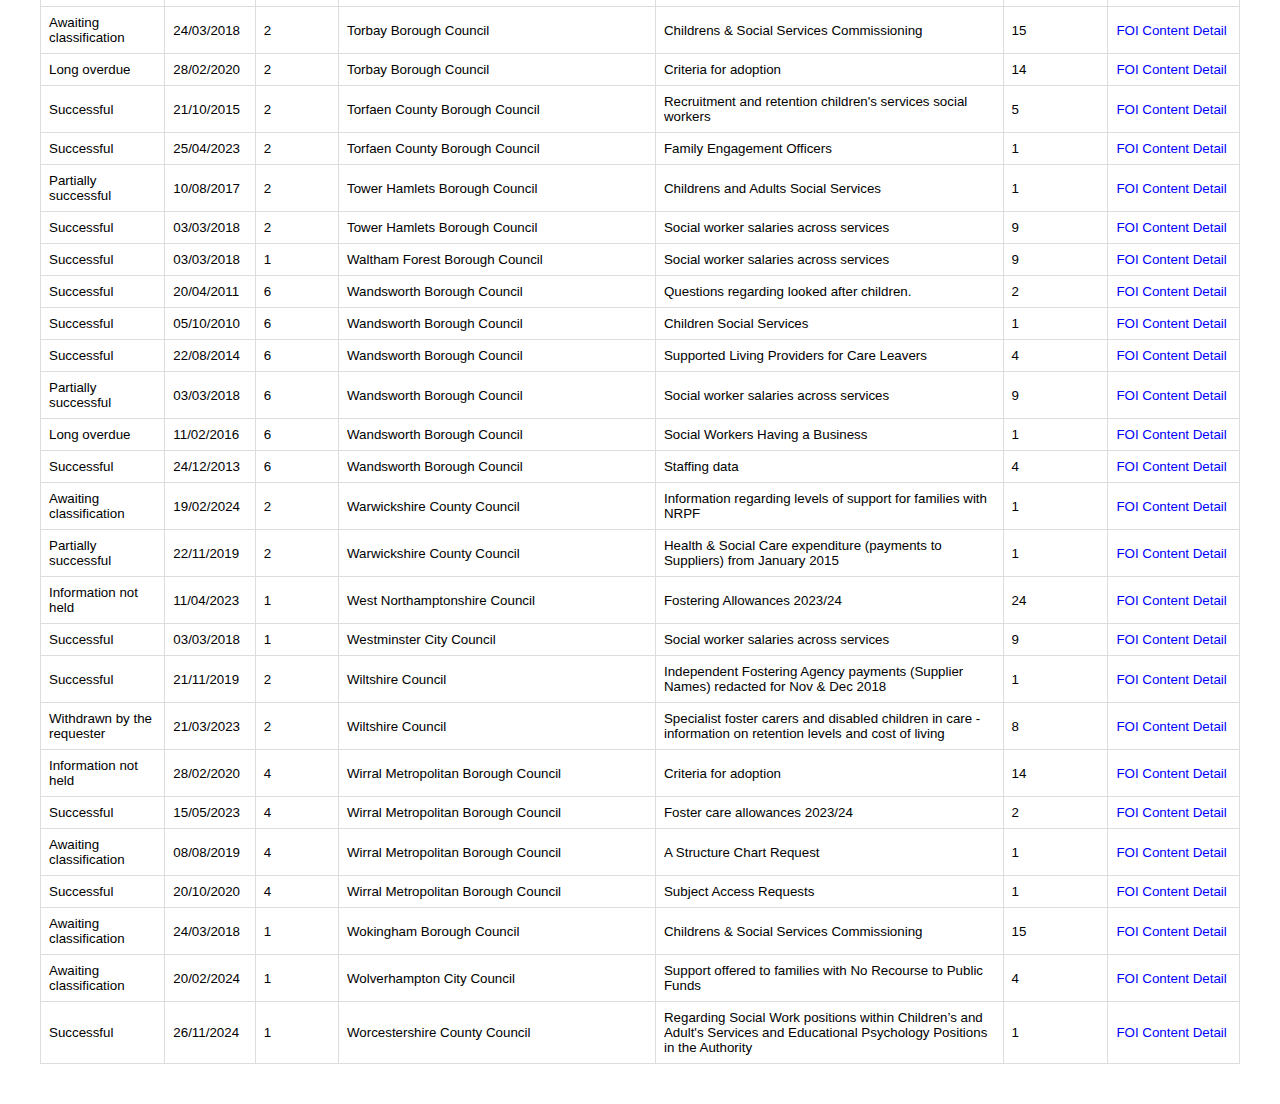
<file: index_alt_view.html>
<html>
    <head>
        <title>Freedom of Information Requests - Childrens Services Remit</title>
        <style>
            body { font-family: Arial, sans-serif; margin: 20px; padding: 20px; }
            .table-container { overflow-x: auto; max-width: 100%; }
            table { width: 100%; border-collapse: collapse; font-size: 10pt; }
            table, th, td { border: 1px solid #ddd; padding: 8px; }
            th { background-color: #f2f2f2; text-align: left; } /* Align headers left */
            td { text-align: left; } /* Align table data left */
            a { color: blue; text-decoration: none; }

            /* Authority Name and Request URL Link to fit content no warap */
            td:nth-child(4), th:nth-child(4),  
            td:nth-child(7), th:nth-child(7) { 
                white-space: nowrap; /* Prevent text wrapping */
                min-width: 100px; /* Ensure minimum width */
                max-width: 300px; /* Set a maximum width */
                overflow: hidden; /* Hide overflow */
                text-overflow: ellipsis; /* Add '...' if overflows */
            }
        </style>
    </head>
    <body>
        <h1>Freedom of Information Requests - Childrens Services Remit</h1>
        <p><p>This page provides a summary of Freedom of Information (FOI) requests made via the following sources:</p><ul><li><a href="https://www.whatdotheyknow.com">WhatDoTheyKnow.com</a></li><li>Local authority analyst-submitted records</li></ul>By creating an automated/timely collated resource of FOI requests, we enable the potential to create the responses/development needed once and share it with any other local authorities who receive similar requests.<br/>FOI requests are regularly submitted to multiple Local Authorities concurrently. By developing the required response query/data summary for one LA, we can then offer on-demand access to any analyst who might receive the same or similar request.Local authorities will need to have deployed the Standard Safeguarding Dataset (SSD) <a href="https://data-to-insight.github.io/ssd-data-model/">Standard Safeguarding Dataset (SSD)</a> and|or be a contributor to this FOI Network in order to download any of the pre-developed response queries from the <a href="https://github.com/data-to-insight/ssd-data-model/tree/main/tools-ssd_foi_requests">SSD tools repository</a>.<br/><br/>Summary data shown below is scraped|aggregated from the above source(s) where FOI requests were considered to be within or relevant to the Children's Services Sector<br/>The raw data incl. any additional data points not fitting the below web summary is available to <a href="https://github.com/data-to-insight/foi-scrape-tool/blob/main/foi_requests_summary.csv">download here</a>.</p>
        <p>Disclaimer:<br/>This summary is generated from publicly available data on the above listed sources<br/>Due to variations in both source(s) and request formatting, some data shown may be incomplete or inaccurate. You should confirm details before using in critical reporting.<br/>FOI requests into Scottish LAs, and some other related Organisations are included here for wider reference - with a view to potentially reducing this to LAs in England only at a later stage.<br/>To view further details about each request and context use the active FOI request links within the summary table. <br/></p>
        <p><p>LA colleagues are encouraged to share both <a href="mailto:datatoinsight@gmail.com?subject=FOI%20Feedback">feedback+corrections</a> or details of any related FOI received by your Local Authority to assist and enable colleagues elsewhere.<br/><a href="mailto:datatoinsight@gmail.com?subject=FOI%20details%20to%20add&body=Authority-Name:%20%3Cla-name%3E%0AAuthority-Code:%20%3Cla-code%3E%0ARequest-Title:%20%3Crequest-title%3E">Email us the FOI request summary detail</a> to contribute to this resource.</p></p>
        <p><b>Summary last updated: 03 March 2025 23:10</b></p>
        <p><br/>We offer an <a href="https://github.com/data-to-insight/foi-scrape-tool/blob/main/index.html">alternative view</a> of this summary page.</p>
        <div class="table-container">
            <table border="1" class="dataframe">
  <thead>
    <tr style="text-align: right;">
      <th>Status</th>
      <th>Request Date</th>
      <th>CSC FOIs on this LA</th>
      <th>Authority Name</th>
      <th>Request Title</th>
      <th>LAs with same Request</th>
      <th>Request URL Link</th>
    </tr>
  </thead>
  <tbody>
    <tr>
      <td>Successful</td>
      <td>27/07/2019</td>
      <td>1</td>
      <td>Aberdeen City Council</td>
      <td>Autism Looked after Children</td>
      <td>1</td>
      <td><a href="https://www.whatdotheyknow.com/request/autism_looked_after_children" target="_blank">FOI Content Detail</a></td>
    </tr>
    <tr>
      <td>Successful</td>
      <td>17/08/2020</td>
      <td>1</td>
      <td>Aberdeenshire Council</td>
      <td>Foster care allowances and payments</td>
      <td>3</td>
      <td><a href="https://www.whatdotheyknow.com/request/foster_care_allowances_and_payme_255#incoming-1622274" target="_blank">FOI Content Detail</a></td>
    </tr>
    <tr>
      <td>Partially successful</td>
      <td>19/12/2019</td>
      <td>1</td>
      <td>Achieving for Children</td>
      <td>Kinship care foster carers</td>
      <td>1</td>
      <td><a href="https://www.whatdotheyknow.com/request/kinship_care_foster_carers#incoming-1489218" target="_blank">FOI Content Detail</a></td>
    </tr>
    <tr>
      <td>Awaiting classification</td>
      <td>02/03/2020</td>
      <td>1</td>
      <td>Aylesbury Vale District Council</td>
      <td>Care Proceeding of LA</td>
      <td>10</td>
      <td><a href="https://www.whatdotheyknow.com/request/care_proceeding_of_la_7" target="_blank">FOI Content Detail</a></td>
    </tr>
    <tr>
      <td>Awaiting classification</td>
      <td>10/11/2019</td>
      <td>2</td>
      <td>Barnet Borough Council</td>
      <td>Fostering Fee’s and Allowances</td>
      <td>1</td>
      <td><a href="https://www.whatdotheyknow.com/request/fostering_fees_and_allowances_5" target="_blank">FOI Content Detail</a></td>
    </tr>
    <tr>
      <td>Successful</td>
      <td>20/05/2014</td>
      <td>2</td>
      <td>Barnet Borough Council</td>
      <td>Social care for disabled children</td>
      <td>9</td>
      <td><a href="https://www.whatdotheyknow.com/request/social_care_for_disabled_childre_57" target="_blank">FOI Content Detail</a></td>
    </tr>
    <tr>
      <td>Long overdue</td>
      <td>18/07/2024</td>
      <td>4</td>
      <td>Barnsley Metropolitan Borough Council</td>
      <td>Details regarding 0-19 HCP, Supporting Families and Family Hubs</td>
      <td>9</td>
      <td><a href="https://www.whatdotheyknow.com/request/details_regarding_0_19_hcp_suppo_3" target="_blank">FOI Content Detail</a></td>
    </tr>
    <tr>
      <td>Successful</td>
      <td>15/01/2024</td>
      <td>4</td>
      <td>Barnsley Metropolitan Borough Council</td>
      <td>Childrens Services Structure</td>
      <td>1</td>
      <td><a href="https://www.whatdotheyknow.com/request/childrens_services_structure_58#incoming-2521755" target="_blank">FOI Content Detail</a></td>
    </tr>
    <tr>
      <td>Successful</td>
      <td>11/04/2023</td>
      <td>4</td>
      <td>Barnsley Metropolitan Borough Council</td>
      <td>Fostering Allowances 2023/24</td>
      <td>24</td>
      <td><a href="https://www.whatdotheyknow.com/request/fostering_allowances_202324_202357" target="_blank">FOI Content Detail</a></td>
    </tr>
    <tr>
      <td>Partially successful</td>
      <td>24/04/2013</td>
      <td>4</td>
      <td>Barnsley Metropolitan Borough Council</td>
      <td>Team Structures for Children's Social Services</td>
      <td>1</td>
      <td><a href="https://www.whatdotheyknow.com/request/team_structures_for_childrens_so_7#incoming-382725" target="_blank">FOI Content Detail</a></td>
    </tr>
    <tr>
      <td>Successful</td>
      <td>05/09/2012</td>
      <td>1</td>
      <td>Bedford Borough Council</td>
      <td>Changes to short breaks services for adults with a learning disability</td>
      <td>1</td>
      <td><a href="https://www.whatdotheyknow.com/request/changes_to_short_breaks_services_157" target="_blank">FOI Content Detail</a></td>
    </tr>
    <tr>
      <td>Awaiting classification</td>
      <td>06/03/2020</td>
      <td>4</td>
      <td>Bexley Borough Council</td>
      <td>Care Proceeding of LA</td>
      <td>10</td>
      <td><a href="https://www.whatdotheyknow.com/request/care_proceeding_of_la_12" target="_blank">FOI Content Detail</a></td>
    </tr>
    <tr>
      <td>Successful</td>
      <td>26/03/2018</td>
      <td>4</td>
      <td>Bexley Borough Council</td>
      <td>Childrens & Social Services Commissioning</td>
      <td>15</td>
      <td><a href="https://www.whatdotheyknow.com/request/childrens_social_services_commis_81" target="_blank">FOI Content Detail</a></td>
    </tr>
    <tr>
      <td>Successful</td>
      <td>21/01/2019</td>
      <td>4</td>
      <td>Bexley Borough Council</td>
      <td>Special Educational Needs and Disability (SEND) Tribunal cases</td>
      <td>1</td>
      <td><a href="https://www.whatdotheyknow.com/request/special_educational_needs_and_di_18" target="_blank">FOI Content Detail</a></td>
    </tr>
    <tr>
      <td>Successful</td>
      <td>13/02/2019</td>
      <td>4</td>
      <td>Bexley Borough Council</td>
      <td>Number of Children who did not receive their final transition Education Health Care Plan by the 15.02 deadline in 2018 & 2019</td>
      <td>11</td>
      <td><a href="https://www.whatdotheyknow.com/request/number_of_children_who_did_not_r_15#incoming-1310623" target="_blank">FOI Content Detail</a></td>
    </tr>
    <tr>
      <td>Successful</td>
      <td>18/07/2024</td>
      <td>3</td>
      <td>Birmingham City Council</td>
      <td>Details regarding 0-19 HCP, Supporting Families and Family Hubs</td>
      <td>9</td>
      <td><a href="https://www.whatdotheyknow.com/request/details_regarding_0_19_hcp_suppo_4" target="_blank">FOI Content Detail</a></td>
    </tr>
    <tr>
      <td>Long overdue</td>
      <td>21/02/2024</td>
      <td>3</td>
      <td>Birmingham City Council</td>
      <td>Support offered to families with No Recourse to Public Funds</td>
      <td>4</td>
      <td><a href="https://www.whatdotheyknow.com/request/support_offered_to_families_with_7" target="_blank">FOI Content Detail</a></td>
    </tr>
    <tr>
      <td>Refused</td>
      <td>11/04/2023</td>
      <td>3</td>
      <td>Birmingham City Council</td>
      <td>Fostering Allowances 2023/24</td>
      <td>24</td>
      <td><a href="https://www.whatdotheyknow.com/request/fostering_allowances_202324_202360" target="_blank">FOI Content Detail</a></td>
    </tr>
    <tr>
      <td>Successful</td>
      <td>20/05/2014</td>
      <td>1</td>
      <td>Blackburn with Darwen Borough Council</td>
      <td>Social care for disabled children</td>
      <td>9</td>
      <td><a href="https://www.whatdotheyknow.com/request/social_care_for_disabled_childre_6" target="_blank">FOI Content Detail</a></td>
    </tr>
    <tr>
      <td>Successful</td>
      <td>11/04/2023</td>
      <td>4</td>
      <td>Blackpool Borough Council</td>
      <td>Fostering Allowances 2023/24</td>
      <td>24</td>
      <td><a href="https://www.whatdotheyknow.com/request/fostering_allowances_202324_202362" target="_blank">FOI Content Detail</a></td>
    </tr>
    <tr>
      <td>Successful</td>
      <td>27/11/2013</td>
      <td>4</td>
      <td>Blackpool Borough Council</td>
      <td>Children's Centres Management IT System</td>
      <td>1</td>
      <td><a href="https://www.whatdotheyknow.com/request/childrens_centres_management_it_70#incoming-454562" target="_blank">FOI Content Detail</a></td>
    </tr>
    <tr>
      <td>Partially successful</td>
      <td>20/05/2014</td>
      <td>4</td>
      <td>Blackpool Borough Council</td>
      <td>Social care for disabled children</td>
      <td>9</td>
      <td><a href="https://www.whatdotheyknow.com/request/social_care_for_disabled_childre_7" target="_blank">FOI Content Detail</a></td>
    </tr>
    <tr>
      <td>Awaiting classification</td>
      <td>06/03/2020</td>
      <td>4</td>
      <td>Blackpool Borough Council</td>
      <td>Care Proceeding of LA</td>
      <td>10</td>
      <td><a href="https://www.whatdotheyknow.com/request/care_proceeding_of_la_18" target="_blank">FOI Content Detail</a></td>
    </tr>
    <tr>
      <td>Successful</td>
      <td>11/04/2023</td>
      <td>1</td>
      <td>Bolton Metropolitan Borough Council</td>
      <td>Fostering Allowances 2023/24</td>
      <td>24</td>
      <td><a href="https://www.whatdotheyknow.com/request/fostering_allowances_202324_202363" target="_blank">FOI Content Detail</a></td>
    </tr>
    <tr>
      <td>Successful</td>
      <td>11/04/2023</td>
      <td>2</td>
      <td>Bournemouth, Christchurch and Poole Council</td>
      <td>Fostering Allowances 2023/24</td>
      <td>24</td>
      <td><a href="https://www.whatdotheyknow.com/request/fostering_allowances_202324_202364" target="_blank">FOI Content Detail</a></td>
    </tr>
    <tr>
      <td>Partially successful</td>
      <td>05/03/2020</td>
      <td>2</td>
      <td>Bournemouth, Christchurch and Poole Council</td>
      <td>Criteria for adoption</td>
      <td>14</td>
      <td><a href="https://www.whatdotheyknow.com/request/criteria_for_adoption_10#incoming-1541375" target="_blank">FOI Content Detail</a></td>
    </tr>
    <tr>
      <td>Awaiting classification</td>
      <td>06/03/2020</td>
      <td>2</td>
      <td>Bradford City Council</td>
      <td>Care Proceeding of LA</td>
      <td>10</td>
      <td><a href="https://www.whatdotheyknow.com/request/care_proceeding_of_la_14" target="_blank">FOI Content Detail</a></td>
    </tr>
    <tr>
      <td>Successful</td>
      <td>18/07/2019</td>
      <td>2</td>
      <td>Bradford City Council</td>
      <td>Number of Children who did not receive their final transition Education Health Care Plan by the 15.02 deadline in 2018 & 2019</td>
      <td>11</td>
      <td><a href="https://www.whatdotheyknow.com/request/number_of_children_who_did_not_r_20#incoming-1400133" target="_blank">FOI Content Detail</a></td>
    </tr>
    <tr>
      <td>Awaiting classification</td>
      <td>06/03/2020</td>
      <td>1</td>
      <td>Brent Borough Council</td>
      <td>Care Proceeding of LA</td>
      <td>10</td>
      <td><a href="https://www.whatdotheyknow.com/request/care_proceeding_of_la_13" target="_blank">FOI Content Detail</a></td>
    </tr>
    <tr>
      <td>Partially successful</td>
      <td>21/10/2014</td>
      <td>10</td>
      <td>Brighton and Hove City Council</td>
      <td>Social Work Positions</td>
      <td>1</td>
      <td><a href="https://www.whatdotheyknow.com/request/social_work_positions#incoming-574881" target="_blank">FOI Content Detail</a></td>
    </tr>
    <tr>
      <td>Successful</td>
      <td>10/04/2015</td>
      <td>10</td>
      <td>Brighton and Hove City Council</td>
      <td>SEN/Autism</td>
      <td>1</td>
      <td><a href="https://www.whatdotheyknow.com/request/senautism#incoming-639172" target="_blank">FOI Content Detail</a></td>
    </tr>
    <tr>
      <td>Refused</td>
      <td>03/06/2015</td>
      <td>10</td>
      <td>Brighton and Hove City Council</td>
      <td>Child referals</td>
      <td>1</td>
      <td><a href="https://www.whatdotheyknow.com/request/child_referals" target="_blank">FOI Content Detail</a></td>
    </tr>
    <tr>
      <td>Successful</td>
      <td>23/07/2014</td>
      <td>10</td>
      <td>Brighton and Hove City Council</td>
      <td>Children under residence orders</td>
      <td>1</td>
      <td><a href="https://www.whatdotheyknow.com/request/children_under_residence_orders" target="_blank">FOI Content Detail</a></td>
    </tr>
    <tr>
      <td>Successful</td>
      <td>04/08/2014</td>
      <td>10</td>
      <td>Brighton and Hove City Council</td>
      <td>Children at risk</td>
      <td>1</td>
      <td><a href="https://www.whatdotheyknow.com/request/children_at_risk#incoming-546217" target="_blank">FOI Content Detail</a></td>
    </tr>
    <tr>
      <td>Successful</td>
      <td>25/02/2015</td>
      <td>10</td>
      <td>Brighton and Hove City Council</td>
      <td>Social worker stats</td>
      <td>1</td>
      <td><a href="https://www.whatdotheyknow.com/request/social_worker_stats#incoming-621880" target="_blank">FOI Content Detail</a></td>
    </tr>
    <tr>
      <td>Long overdue</td>
      <td>22/07/2015</td>
      <td>10</td>
      <td>Brighton and Hove City Council</td>
      <td>Prevention measures/child homelessness</td>
      <td>1</td>
      <td><a href="https://www.whatdotheyknow.com/request/prevention_measureschild_homeles" target="_blank">FOI Content Detail</a></td>
    </tr>
    <tr>
      <td>Partially successful</td>
      <td>05/03/2019</td>
      <td>10</td>
      <td>Brighton and Hove City Council</td>
      <td>Number of Children who did not receive their final transition Education Health Care Plan by the 15.02 deadline in 2018 & 2019</td>
      <td>11</td>
      <td><a href="https://www.whatdotheyknow.com/request/number_of_children_who_did_not_r_22#incoming-1323004" target="_blank">FOI Content Detail</a></td>
    </tr>
    <tr>
      <td>Successful</td>
      <td>15/08/2014</td>
      <td>10</td>
      <td>Brighton and Hove City Council</td>
      <td>Children's Social Care teams</td>
      <td>1</td>
      <td><a href="https://www.whatdotheyknow.com/request/childrens_social_care_teams#incoming-550873" target="_blank">FOI Content Detail</a></td>
    </tr>
    <tr>
      <td>Successful</td>
      <td>06/12/2013</td>
      <td>10</td>
      <td>Brighton and Hove City Council</td>
      <td>Newly qualified social workers employed</td>
      <td>1</td>
      <td><a href="https://www.whatdotheyknow.com/request/newly_qualified_social_workers_e_2" target="_blank">FOI Content Detail</a></td>
    </tr>
    <tr>
      <td>Partially successful</td>
      <td>10/03/2016</td>
      <td>2</td>
      <td>Bristol City Council</td>
      <td>Organisational Structure Charts for Education and Young People's Services</td>
      <td>1</td>
      <td><a href="https://www.whatdotheyknow.com/request/organisational_structure_charts_220#incoming-780225" target="_blank">FOI Content Detail</a></td>
    </tr>
    <tr>
      <td>Successful</td>
      <td>18/07/2024</td>
      <td>2</td>
      <td>Bristol City Council</td>
      <td>Details regarding 0-19 HCP, Supporting Families and Family Hubs</td>
      <td>9</td>
      <td><a href="https://www.whatdotheyknow.com/request/details_regarding_0_19_hcp_suppo_5" target="_blank">FOI Content Detail</a></td>
    </tr>
    <tr>
      <td>Refused</td>
      <td>10/04/2012</td>
      <td>2</td>
      <td>Bromley Borough Council</td>
      <td>How many of your Social Workers have been subject of complaint since April 2006 to April 10 2012?</td>
      <td>1</td>
      <td><a href="https://www.whatdotheyknow.com/request/how_many_of_your_social_workers" target="_blank">FOI Content Detail</a></td>
    </tr>
    <tr>
      <td>Refused</td>
      <td>26/03/2018</td>
      <td>2</td>
      <td>Bromley Borough Council</td>
      <td>Childrens & Social Services Commissioning</td>
      <td>15</td>
      <td><a href="https://www.whatdotheyknow.com/request/childrens_social_services_commis_83" target="_blank">FOI Content Detail</a></td>
    </tr>
    <tr>
      <td>Successful</td>
      <td>10/06/2020</td>
      <td>2</td>
      <td>Buckinghamshire Council</td>
      <td>Mental Health, Learning Disability and Care Leavers Services</td>
      <td>2</td>
      <td><a href="https://www.whatdotheyknow.com/request/mental_health_learning_disabilit_6" target="_blank">FOI Content Detail</a></td>
    </tr>
    <tr>
      <td>Awaiting classification</td>
      <td>21/03/2023</td>
      <td>2</td>
      <td>Buckinghamshire Council</td>
      <td>Specialist foster carers and disabled children in care - information on retention levels and cost of living</td>
      <td>8</td>
      <td><a href="https://www.whatdotheyknow.com/request/specialist_foster_carers_and_dis" target="_blank">FOI Content Detail</a></td>
    </tr>
    <tr>
      <td>Long overdue</td>
      <td>28/02/2020</td>
      <td>2</td>
      <td>Bury Metropolitan Borough Council</td>
      <td>Criteria for adoption</td>
      <td>14</td>
      <td><a href="https://www.whatdotheyknow.com/request/criteria_for_adoption_18" target="_blank">FOI Content Detail</a></td>
    </tr>
    <tr>
      <td>Successful</td>
      <td>11/04/2023</td>
      <td>2</td>
      <td>Bury Metropolitan Borough Council</td>
      <td>Fostering Allowances 2023/24</td>
      <td>24</td>
      <td><a href="https://www.whatdotheyknow.com/request/fostering_allowances_202324_202367" target="_blank">FOI Content Detail</a></td>
    </tr>
    <tr>
      <td>Successful</td>
      <td>18/07/2024</td>
      <td>3</td>
      <td>Calderdale Metropolitan Borough Council</td>
      <td>Details regarding 0-19 HCP, Supporting Families and Family Hubs</td>
      <td>9</td>
      <td><a href="https://www.whatdotheyknow.com/request/details_regarding_0_19_hcp_suppo" target="_blank">FOI Content Detail</a></td>
    </tr>
    <tr>
      <td>Partially successful</td>
      <td>04/12/2017</td>
      <td>3</td>
      <td>Calderdale Metropolitan Borough Council</td>
      <td>ORG Chart Information</td>
      <td>1</td>
      <td><a href="https://www.whatdotheyknow.com/request/org_chart_information_250#incoming-1079323" target="_blank">FOI Content Detail</a></td>
    </tr>
    <tr>
      <td>Successful</td>
      <td>11/04/2023</td>
      <td>3</td>
      <td>Calderdale Metropolitan Borough Council</td>
      <td>Fostering Allowances 2023/24</td>
      <td>24</td>
      <td><a href="https://www.whatdotheyknow.com/request/fostering_allowances_202324_202368" target="_blank">FOI Content Detail</a></td>
    </tr>
    <tr>
      <td>Successful</td>
      <td>11/04/2023</td>
      <td>3</td>
      <td>Cambridgeshire County Council</td>
      <td>Fostering Allowances 2023/24</td>
      <td>24</td>
      <td><a href="https://www.whatdotheyknow.com/request/fostering_allowances_202324_202369" target="_blank">FOI Content Detail</a></td>
    </tr>
    <tr>
      <td>Awaiting classification</td>
      <td>25/10/2023</td>
      <td>3</td>
      <td>Cambridgeshire County Council</td>
      <td>Council Tax Exemption Policy for Care Leavers</td>
      <td>3</td>
      <td><a href="https://www.whatdotheyknow.com/request/council_tax_exemption_policy_for_41#outgoing-1542502" target="_blank">FOI Content Detail</a></td>
    </tr>
    <tr>
      <td>Awaiting classification</td>
      <td>24/03/2018</td>
      <td>3</td>
      <td>Cambridgeshire County Council</td>
      <td>Childrens & Social Services Commissioning</td>
      <td>15</td>
      <td><a href="https://www.whatdotheyknow.com/request/childrens_social_services_commis_50" target="_blank">FOI Content Detail</a></td>
    </tr>
    <tr>
      <td>Partially successful</td>
      <td>22/07/2022</td>
      <td>4</td>
      <td>Camden Borough Council</td>
      <td>Looked after children in Camden schools</td>
      <td>1</td>
      <td><a href="https://www.whatdotheyknow.com/request/looked_after_children_in_camden" target="_blank">FOI Content Detail</a></td>
    </tr>
    <tr>
      <td>Successful</td>
      <td>03/03/2018</td>
      <td>4</td>
      <td>Camden Borough Council</td>
      <td>Social worker salaries across services</td>
      <td>9</td>
      <td><a href="https://www.whatdotheyknow.com/request/social_worker_salaries_across_se_9" target="_blank">FOI Content Detail</a></td>
    </tr>
    <tr>
      <td>Successful</td>
      <td>11/04/2023</td>
      <td>4</td>
      <td>Camden Borough Council</td>
      <td>Fostering Allowances 2023/24</td>
      <td>24</td>
      <td><a href="https://www.whatdotheyknow.com/request/fostering_allowances_202324" target="_blank">FOI Content Detail</a></td>
    </tr>
    <tr>
      <td>Awaiting classification</td>
      <td>10/06/2020</td>
      <td>4</td>
      <td>Camden Borough Council</td>
      <td>Mental Health, Learning Disability and Care Leavers Services</td>
      <td>2</td>
      <td><a href="https://www.whatdotheyknow.com/request/mental_health_learning_disabilit_5" target="_blank">FOI Content Detail</a></td>
    </tr>
    <tr>
      <td>Successful</td>
      <td>06/03/2018</td>
      <td>3</td>
      <td>Central Bedfordshire Council</td>
      <td>Elective Home Education team and numbers of children known and deregistered</td>
      <td>1</td>
      <td><a href="https://www.whatdotheyknow.com/request/elective_home_education_team_and_6#incoming-1122386" target="_blank">FOI Content Detail</a></td>
    </tr>
    <tr>
      <td>Successful</td>
      <td>11/04/2023</td>
      <td>3</td>
      <td>Central Bedfordshire Council</td>
      <td>Fostering Allowances 2023/24</td>
      <td>24</td>
      <td><a href="https://www.whatdotheyknow.com/request/fostering_allowances_202324_202370" target="_blank">FOI Content Detail</a></td>
    </tr>
    <tr>
      <td>Successful</td>
      <td>21/03/2023</td>
      <td>3</td>
      <td>Central Bedfordshire Council</td>
      <td>Specialist foster carers and disabled children in care - information on retention levels and cost of living</td>
      <td>8</td>
      <td><a href="https://www.whatdotheyknow.com/request/specialist_foster_carers_and_dis_2" target="_blank">FOI Content Detail</a></td>
    </tr>
    <tr>
      <td>Awaiting classification</td>
      <td>26/06/2016</td>
      <td>1</td>
      <td>Ceredigion County Council</td>
      <td>Special Guardina and fostering allowances and policies</td>
      <td>1</td>
      <td><a href="https://www.whatdotheyknow.com/request/special_guardina_and_fostering_a" target="_blank">FOI Content Detail</a></td>
    </tr>
    <tr>
      <td>Information not held</td>
      <td>10/05/2024</td>
      <td>1</td>
      <td>Cheltenham Borough Council</td>
      <td>Special School Placements</td>
      <td>2</td>
      <td><a href="https://www.whatdotheyknow.com/request/special_school_placements" target="_blank">FOI Content Detail</a></td>
    </tr>
    <tr>
      <td>Awaiting classification</td>
      <td>21/03/2023</td>
      <td>1</td>
      <td>Cheshire East Council</td>
      <td>Specialist foster carers and disabled children in care - information on retention levels and cost of living</td>
      <td>8</td>
      <td><a href="https://www.whatdotheyknow.com/request/specialist_foster_carers_and_dis_3" target="_blank">FOI Content Detail</a></td>
    </tr>
    <tr>
      <td>Partially successful</td>
      <td>11/08/2017</td>
      <td>1</td>
      <td>Cheshire West and Chester Council</td>
      <td>Organisational Structure</td>
      <td>3</td>
      <td><a href="https://www.whatdotheyknow.com/request/organisational_structure_301#incoming-1021519" target="_blank">FOI Content Detail</a></td>
    </tr>
    <tr>
      <td>Successful</td>
      <td>24/12/2013</td>
      <td>2</td>
      <td>City of London Corporation</td>
      <td>Staffing data</td>
      <td>4</td>
      <td><a href="https://www.whatdotheyknow.com/request/staffing_data_26" target="_blank">FOI Content Detail</a></td>
    </tr>
    <tr>
      <td>Successful</td>
      <td>20/05/2014</td>
      <td>2</td>
      <td>City of London Corporation</td>
      <td>Social care for disabled children</td>
      <td>9</td>
      <td><a href="https://www.whatdotheyknow.com/request/social_care_for_disabled_childre_22" target="_blank">FOI Content Detail</a></td>
    </tr>
    <tr>
      <td>Successful</td>
      <td>15/02/2019</td>
      <td>1</td>
      <td>City of York Council</td>
      <td>Number of Children who did not receive their final transition Education Health Care Plan by the 15.02 deadline in 2018 & 2019</td>
      <td>11</td>
      <td><a href="https://www.whatdotheyknow.com/request/number_of_children_who_did_not_r_30#incoming-1311933" target="_blank">FOI Content Detail</a></td>
    </tr>
    <tr>
      <td>Successful</td>
      <td>09/07/2021</td>
      <td>2</td>
      <td>Clackmannanshire Council</td>
      <td>Foster Care Allowances</td>
      <td>2</td>
      <td><a href="https://www.whatdotheyknow.com/request/foster_care_allowances_1451#incoming-1830719" target="_blank">FOI Content Detail</a></td>
    </tr>
    <tr>
      <td>Successful</td>
      <td>10/08/2020</td>
      <td>2</td>
      <td>Clackmannanshire Council</td>
      <td>Foster care allowances and payments</td>
      <td>3</td>
      <td><a href="https://www.whatdotheyknow.com/request/foster_care_allowances_and_payme_229#incoming-1615148" target="_blank">FOI Content Detail</a></td>
    </tr>
    <tr>
      <td>Successful</td>
      <td>28/03/2017</td>
      <td>3</td>
      <td>Cornwall Council</td>
      <td>Organisational Structure</td>
      <td>3</td>
      <td><a href="https://www.whatdotheyknow.com/request/organisational_structure_250#incoming-958321" target="_blank">FOI Content Detail</a></td>
    </tr>
    <tr>
      <td>Successful</td>
      <td>21/03/2023</td>
      <td>3</td>
      <td>Cornwall Council</td>
      <td>Specialist foster carers and disabled children in care - information on retention levels and cost of living</td>
      <td>8</td>
      <td><a href="https://www.whatdotheyknow.com/request/specialist_foster_carers_and_dis_4" target="_blank">FOI Content Detail</a></td>
    </tr>
    <tr>
      <td>Successful</td>
      <td>18/07/2024</td>
      <td>3</td>
      <td>Cornwall Council</td>
      <td>Details regarding 0-19 HCP, Supporting Families and Family Hubs</td>
      <td>9</td>
      <td><a href="https://www.whatdotheyknow.com/request/details_regarding_0_19_hcp_suppo_6" target="_blank">FOI Content Detail</a></td>
    </tr>
    <tr>
      <td>Partially successful</td>
      <td>25/06/2009</td>
      <td>3</td>
      <td>Coventry City Council</td>
      <td>Government targets for adoptions for Coventry city council</td>
      <td>1</td>
      <td><a href="https://www.whatdotheyknow.com/request/government_targets_for_adoptions" target="_blank">FOI Content Detail</a></td>
    </tr>
    <tr>
      <td>Awaiting classification</td>
      <td>20/02/2024</td>
      <td>3</td>
      <td>Coventry City Council</td>
      <td>Support offered to families with No Recourse to Public Funds</td>
      <td>4</td>
      <td><a href="https://www.whatdotheyknow.com/request/support_offered_to_families_with_3" target="_blank">FOI Content Detail</a></td>
    </tr>
    <tr>
      <td>Successful</td>
      <td>18/07/2024</td>
      <td>3</td>
      <td>Coventry City Council</td>
      <td>Details regarding 0-19 HCP, Supporting Families and Family Hubs</td>
      <td>9</td>
      <td><a href="https://www.whatdotheyknow.com/request/details_regarding_0_19_hcp_suppo_7" target="_blank">FOI Content Detail</a></td>
    </tr>
    <tr>
      <td>Successful</td>
      <td>26/03/2018</td>
      <td>1</td>
      <td>Croydon Borough Council</td>
      <td>Childrens & Social Services Commissioning</td>
      <td>15</td>
      <td><a href="https://www.whatdotheyknow.com/request/childrens_social_services_commis_84" target="_blank">FOI Content Detail</a></td>
    </tr>
    <tr>
      <td>Successful</td>
      <td>11/04/2023</td>
      <td>2</td>
      <td>Cumberland Council</td>
      <td>Fostering Allowances 2023/24</td>
      <td>24</td>
      <td><a href="https://www.whatdotheyknow.com/request/fostering_allowances_202324_202376" target="_blank">FOI Content Detail</a></td>
    </tr>
    <tr>
      <td>Successful</td>
      <td>08/08/2024</td>
      <td>2</td>
      <td>Cumberland Council</td>
      <td>Details regarding 0-19 HCP, Supporting Families and Family Hubs</td>
      <td>9</td>
      <td><a href="https://www.whatdotheyknow.com/request/details_regarding_0_19_hcp_suppo_83" target="_blank">FOI Content Detail</a></td>
    </tr>
    <tr>
      <td>Awaiting classification</td>
      <td>14/12/2018</td>
      <td>1</td>
      <td>Cumbria County Council</td>
      <td>Children's Services</td>
      <td>1</td>
      <td><a href="https://www.whatdotheyknow.com/request/childrens_services_25" target="_blank">FOI Content Detail</a></td>
    </tr>
    <tr>
      <td>Successful</td>
      <td>11/04/2023</td>
      <td>1</td>
      <td>Derby City Council</td>
      <td>Fostering Allowances 2023/24</td>
      <td>24</td>
      <td><a href="https://www.whatdotheyknow.com/request/fostering_allowances_202324_202377" target="_blank">FOI Content Detail</a></td>
    </tr>
    <tr>
      <td>Successful</td>
      <td>11/04/2023</td>
      <td>3</td>
      <td>Derbyshire County Council</td>
      <td>Fostering Allowances 2023/24</td>
      <td>24</td>
      <td><a href="https://www.whatdotheyknow.com/request/fostering_allowances_202324_202378" target="_blank">FOI Content Detail</a></td>
    </tr>
    <tr>
      <td>Waiting clarification</td>
      <td>06/03/2020</td>
      <td>3</td>
      <td>Derbyshire County Council</td>
      <td>Care Proceeding of LA</td>
      <td>10</td>
      <td><a href="https://www.whatdotheyknow.com/request/care_proceeding_of_la_17" target="_blank">FOI Content Detail</a></td>
    </tr>
    <tr>
      <td>Successful</td>
      <td>09/12/2022</td>
      <td>3</td>
      <td>Derbyshire County Council</td>
      <td>Data Cleanse</td>
      <td>2</td>
      <td><a href="https://www.whatdotheyknow.com/request/data_cleanse_53" target="_blank">FOI Content Detail</a></td>
    </tr>
    <tr>
      <td>Successful</td>
      <td>18/07/2024</td>
      <td>1</td>
      <td>Doncaster Borough Council</td>
      <td>Details regarding 0-19 HCP, Supporting Families and Family Hubs</td>
      <td>9</td>
      <td><a href="https://www.whatdotheyknow.com/request/details_regarding_0_19_hcp_suppo_8" target="_blank">FOI Content Detail</a></td>
    </tr>
    <tr>
      <td>Successful</td>
      <td>11/04/2023</td>
      <td>1</td>
      <td>Dorset Council</td>
      <td>Fostering Allowances 2023/24</td>
      <td>24</td>
      <td><a href="https://www.whatdotheyknow.com/request/fostering_allowances_202324_202381" target="_blank">FOI Content Detail</a></td>
    </tr>
    <tr>
      <td>Successful</td>
      <td>15/07/2010</td>
      <td>1</td>
      <td>Dorset County Council</td>
      <td>Fostering Allowances</td>
      <td>2</td>
      <td><a href="https://www.whatdotheyknow.com/request/fostering_allowances_18#incoming-100365" target="_blank">FOI Content Detail</a></td>
    </tr>
    <tr>
      <td>Successful</td>
      <td>20/05/2014</td>
      <td>2</td>
      <td>Dudley Council</td>
      <td>Social care for disabled children</td>
      <td>9</td>
      <td><a href="https://www.whatdotheyknow.com/request/social_care_for_disabled_childre_33" target="_blank">FOI Content Detail</a></td>
    </tr>
    <tr>
      <td>Awaiting classification</td>
      <td>20/02/2024</td>
      <td>2</td>
      <td>Dudley Council</td>
      <td>Support offered to families with No Recourse to Public Funds</td>
      <td>4</td>
      <td><a href="https://www.whatdotheyknow.com/request/support_offered_to_families_with" target="_blank">FOI Content Detail</a></td>
    </tr>
    <tr>
      <td>Awaiting classification</td>
      <td>26/03/2018</td>
      <td>1</td>
      <td>Ealing Borough Council</td>
      <td>Childrens & Social Services Commissioning</td>
      <td>15</td>
      <td><a href="https://www.whatdotheyknow.com/request/childrens_social_services_commis_85" target="_blank">FOI Content Detail</a></td>
    </tr>
    <tr>
      <td>Successful</td>
      <td>10/04/2021</td>
      <td>1</td>
      <td>East Renfrewshire Council</td>
      <td>Social Care Case Management Systems</td>
      <td>2</td>
      <td><a href="https://www.whatdotheyknow.com/request/social_care_case_management_syst_104" target="_blank">FOI Content Detail</a></td>
    </tr>
    <tr>
      <td>Partially successful</td>
      <td>19/10/2015</td>
      <td>2</td>
      <td>East Sussex County Council</td>
      <td>Recruitment and retention children's services social workers</td>
      <td>5</td>
      <td><a href="https://www.whatdotheyknow.com/request/recruitment_and_retention_childr_20" target="_blank">FOI Content Detail</a></td>
    </tr>
    <tr>
      <td>Waiting clarification</td>
      <td>20/05/2014</td>
      <td>2</td>
      <td>East Sussex County Council</td>
      <td>Social care for disabled children</td>
      <td>9</td>
      <td><a href="https://www.whatdotheyknow.com/request/social_care_for_disabled_childre_36" target="_blank">FOI Content Detail</a></td>
    </tr>
    <tr>
      <td>Successful</td>
      <td>26/03/2018</td>
      <td>1</td>
      <td>Enfield Council</td>
      <td>Childrens & Social Services Commissioning</td>
      <td>15</td>
      <td><a href="https://www.whatdotheyknow.com/request/childrens_social_services_commis_86" target="_blank">FOI Content Detail</a></td>
    </tr>
    <tr>
      <td>Successful</td>
      <td>11/10/2017</td>
      <td>2</td>
      <td>Essex County Council</td>
      <td>Courses for volunteers mandatory in law</td>
      <td>1</td>
      <td><a href="https://www.whatdotheyknow.com/request/courses_for_volunteers_mandatory_2#outgoing-697142" target="_blank">FOI Content Detail</a></td>
    </tr>
    <tr>
      <td>Successful</td>
      <td>11/04/2023</td>
      <td>2</td>
      <td>Essex County Council</td>
      <td>Fostering Allowances 2023/24</td>
      <td>24</td>
      <td><a href="https://www.whatdotheyknow.com/request/fostering_allowances_202324_202385" target="_blank">FOI Content Detail</a></td>
    </tr>
    <tr>
      <td>Partially successful</td>
      <td>07/08/2018</td>
      <td>2</td>
      <td>Falkirk Council</td>
      <td>Structure Chart</td>
      <td>1</td>
      <td><a href="https://www.whatdotheyknow.com/request/structure_chart_54#incoming-1205825" target="_blank">FOI Content Detail</a></td>
    </tr>
    <tr>
      <td>Successful</td>
      <td>10/04/2021</td>
      <td>2</td>
      <td>Falkirk Council</td>
      <td>Social Care Case Management Systems</td>
      <td>2</td>
      <td><a href="https://www.whatdotheyknow.com/request/social_care_case_management_syst_106" target="_blank">FOI Content Detail</a></td>
    </tr>
    <tr>
      <td>Partially successful</td>
      <td>20/05/2014</td>
      <td>1</td>
      <td>Gateshead Metropolitan Borough Council</td>
      <td>Social care for disabled children</td>
      <td>9</td>
      <td><a href="https://www.whatdotheyknow.com/request/social_care_for_disabled_childre_38" target="_blank">FOI Content Detail</a></td>
    </tr>
    <tr>
      <td>Successful</td>
      <td>18/09/2023</td>
      <td>1</td>
      <td>Gloucester City Council</td>
      <td>Council Tax Exemption Policy for Care Leavers</td>
      <td>3</td>
      <td><a href="https://www.whatdotheyknow.com/request/council_tax_exemption_policy_for_423#incoming-2421399" target="_blank">FOI Content Detail</a></td>
    </tr>
    <tr>
      <td>Long overdue</td>
      <td>10/05/2024</td>
      <td>1</td>
      <td>Gloucestershire County Council</td>
      <td>Special School Placements</td>
      <td>2</td>
      <td><a href="https://www.whatdotheyknow.com/request/special_school_placements_2" target="_blank">FOI Content Detail</a></td>
    </tr>
    <tr>
      <td>Successful</td>
      <td>21/08/2014</td>
      <td>1</td>
      <td>Greenwich Borough Council</td>
      <td>Supported Living Providers for Care Leavers</td>
      <td>4</td>
      <td><a href="https://www.whatdotheyknow.com/request/supported_living_providers_for_c_11" target="_blank">FOI Content Detail</a></td>
    </tr>
    <tr>
      <td>Awaiting classification</td>
      <td>29/06/2022</td>
      <td>1</td>
      <td>Guildford Borough Council</td>
      <td>SEND Education in the Borough</td>
      <td>1</td>
      <td><a href="https://www.whatdotheyknow.com/request/send_education_in_the_borough" target="_blank">FOI Content Detail</a></td>
    </tr>
    <tr>
      <td>Long overdue</td>
      <td>20/07/2024</td>
      <td>3</td>
      <td>Halton Borough Council</td>
      <td>local offer BSL provision</td>
      <td>1</td>
      <td><a href="https://www.whatdotheyknow.com/request/local_offer_bsl_provision#incoming-2705940" target="_blank">FOI Content Detail</a></td>
    </tr>
    <tr>
      <td>Awaiting classification</td>
      <td>02/01/2024</td>
      <td>3</td>
      <td>Halton Borough Council</td>
      <td>Organisation Structure Chart - Children's and Education Directorate</td>
      <td>1</td>
      <td><a href="https://www.whatdotheyknow.com/request/organisation_structure_chart_chi_124#incoming-2507358" target="_blank">FOI Content Detail</a></td>
    </tr>
    <tr>
      <td>Successful</td>
      <td>20/05/2014</td>
      <td>3</td>
      <td>Halton Borough Council</td>
      <td>Social care for disabled children</td>
      <td>9</td>
      <td><a href="https://www.whatdotheyknow.com/request/social_care_for_disabled_childre_40" target="_blank">FOI Content Detail</a></td>
    </tr>
    <tr>
      <td>Partially successful</td>
      <td>03/03/2018</td>
      <td>1</td>
      <td>Hammersmith and Fulham Borough Council</td>
      <td>Social worker salaries across services</td>
      <td>9</td>
      <td><a href="https://www.whatdotheyknow.com/request/social_worker_salaries_across_se_2" target="_blank">FOI Content Detail</a></td>
    </tr>
    <tr>
      <td>Partially successful</td>
      <td>22/08/2019</td>
      <td>1</td>
      <td>Hampshire County Council</td>
      <td>Hampshire Children's & Adults Social Care Management Structure</td>
      <td>1</td>
      <td><a href="https://www.whatdotheyknow.com/request/hampshire_childrens_adults_socia" target="_blank">FOI Content Detail</a></td>
    </tr>
    <tr>
      <td>Information not held</td>
      <td>15/07/2012</td>
      <td>2</td>
      <td>Haringey Borough Council</td>
      <td>DV and Children in Need Services</td>
      <td>1</td>
      <td><a href="https://www.whatdotheyknow.com/request/dv_and_children_in_need_services" target="_blank">FOI Content Detail</a></td>
    </tr>
    <tr>
      <td>Awaiting classification</td>
      <td>26/03/2018</td>
      <td>2</td>
      <td>Haringey Borough Council</td>
      <td>Childrens & Social Services Commissioning</td>
      <td>15</td>
      <td><a href="https://www.whatdotheyknow.com/request/childrens_social_services_commis_87" target="_blank">FOI Content Detail</a></td>
    </tr>
    <tr>
      <td>Awaiting classification</td>
      <td>26/03/2018</td>
      <td>1</td>
      <td>Harrow Borough Council</td>
      <td>Childrens & Social Services Commissioning</td>
      <td>15</td>
      <td><a href="https://www.whatdotheyknow.com/request/childrens_social_services_commis_88" target="_blank">FOI Content Detail</a></td>
    </tr>
    <tr>
      <td>Successful</td>
      <td>12/06/2023</td>
      <td>1</td>
      <td>Hartlepool Council</td>
      <td>Fostering Allowances 2023/24</td>
      <td>24</td>
      <td><a href="https://www.whatdotheyknow.com/request/fostering_allowances_202324_202388#outgoing-1473664" target="_blank">FOI Content Detail</a></td>
    </tr>
    <tr>
      <td>Successful</td>
      <td>28/02/2020</td>
      <td>3</td>
      <td>Herefordshire Council</td>
      <td>Criteria for adoption</td>
      <td>14</td>
      <td><a href="https://www.whatdotheyknow.com/request/criteria_for_adoption_52" target="_blank">FOI Content Detail</a></td>
    </tr>
    <tr>
      <td>Partially successful</td>
      <td>11/04/2023</td>
      <td>3</td>
      <td>Herefordshire Council</td>
      <td>Fostering Allowances 2023/24</td>
      <td>24</td>
      <td><a href="https://www.whatdotheyknow.com/request/fostering_allowances_202324_202389" target="_blank">FOI Content Detail</a></td>
    </tr>
    <tr>
      <td>Partially successful</td>
      <td>23/02/2023</td>
      <td>3</td>
      <td>Herefordshire Council</td>
      <td>CLA Statistics</td>
      <td>1</td>
      <td><a href="https://www.whatdotheyknow.com/request/cla_statistics" target="_blank">FOI Content Detail</a></td>
    </tr>
    <tr>
      <td>Refused</td>
      <td>11/04/2023</td>
      <td>1</td>
      <td>Hertfordshire County Council</td>
      <td>Fostering Allowances 2023/24</td>
      <td>24</td>
      <td><a href="https://www.whatdotheyknow.com/request/fostering_allowances_202324_202390" target="_blank">FOI Content Detail</a></td>
    </tr>
    <tr>
      <td>Successful</td>
      <td>28/04/2023</td>
      <td>1</td>
      <td>Highland Council</td>
      <td>Foster care allowances 2023/24</td>
      <td>2</td>
      <td><a href="https://www.whatdotheyknow.com/request/foster_care_allowances_202324_202412#incoming-2301245" target="_blank">FOI Content Detail</a></td>
    </tr>
    <tr>
      <td>Awaiting classification</td>
      <td>26/03/2018</td>
      <td>1</td>
      <td>Hillingdon Borough Council</td>
      <td>Childrens & Social Services Commissioning</td>
      <td>15</td>
      <td><a href="https://www.whatdotheyknow.com/request/childrens_social_services_commis_89" target="_blank">FOI Content Detail</a></td>
    </tr>
    <tr>
      <td>Awaiting classification</td>
      <td>26/03/2018</td>
      <td>2</td>
      <td>Hounslow Borough Council</td>
      <td>Childrens & Social Services Commissioning</td>
      <td>15</td>
      <td><a href="https://www.whatdotheyknow.com/request/childrens_social_services_commis_90" target="_blank">FOI Content Detail</a></td>
    </tr>
    <tr>
      <td>Awaiting classification</td>
      <td>22/03/2021</td>
      <td>2</td>
      <td>Hounslow Borough Council</td>
      <td>Semi Independent living</td>
      <td>1</td>
      <td><a href="https://www.whatdotheyknow.com/request/semi_independent_living_140" target="_blank">FOI Content Detail</a></td>
    </tr>
    <tr>
      <td>Successful</td>
      <td>16/04/2015</td>
      <td>1</td>
      <td>Inverclyde Council</td>
      <td>List of Roads</td>
      <td>1</td>
      <td><a href="https://www.whatdotheyknow.com/request/list_of_roads_175#incoming-642090" target="_blank">FOI Content Detail</a></td>
    </tr>
    <tr>
      <td>Successful</td>
      <td>02/03/2009</td>
      <td>1</td>
      <td>Kent County Council</td>
      <td>Looked after Children  data 2008</td>
      <td>1</td>
      <td><a href="https://www.whatdotheyknow.com/request/looked_after_children_data_2008" target="_blank">FOI Content Detail</a></td>
    </tr>
    <tr>
      <td>Partially successful</td>
      <td>01/12/2010</td>
      <td>2</td>
      <td>Knowsley Metropolitan Borough Council</td>
      <td>Fostering Allowances</td>
      <td>2</td>
      <td><a href="https://www.whatdotheyknow.com/request/fostering_allowances_57#incoming-130186" target="_blank">FOI Content Detail</a></td>
    </tr>
    <tr>
      <td>Successful</td>
      <td>14/05/2019</td>
      <td>2</td>
      <td>Knowsley Metropolitan Borough Council</td>
      <td>Special guardianship financial support and assessment.</td>
      <td>1</td>
      <td><a href="https://www.whatdotheyknow.com/request/special_guardianship_financial_s_105#incoming-1365352" target="_blank">FOI Content Detail</a></td>
    </tr>
    <tr>
      <td>Successful</td>
      <td>23/12/2013</td>
      <td>1</td>
      <td>Lambeth Borough Council</td>
      <td>Staffing data</td>
      <td>4</td>
      <td><a href="https://www.whatdotheyknow.com/request/staffing_data_15" target="_blank">FOI Content Detail</a></td>
    </tr>
    <tr>
      <td>Successful</td>
      <td>21/12/2023</td>
      <td>5</td>
      <td>Lancashire County Council</td>
      <td>Council Tax Exemption Policy for Care Leavers</td>
      <td>3</td>
      <td><a href="https://www.whatdotheyknow.com/request/council_tax_exemption_policy_for_463#incoming-2502512" target="_blank">FOI Content Detail</a></td>
    </tr>
    <tr>
      <td>Successful</td>
      <td>10/03/2020</td>
      <td>5</td>
      <td>Lancashire County Council</td>
      <td>Criteria for adoption</td>
      <td>14</td>
      <td><a href="https://www.whatdotheyknow.com/request/criteria_for_adoption_64#incoming-1544117" target="_blank">FOI Content Detail</a></td>
    </tr>
    <tr>
      <td>Successful</td>
      <td>24/07/2024</td>
      <td>5</td>
      <td>Lancashire County Council</td>
      <td>Direct Payments to children in Lancashire</td>
      <td>1</td>
      <td><a href="https://www.whatdotheyknow.com/request/direct_payments_to_children_in_l#incoming-2709931" target="_blank">FOI Content Detail</a></td>
    </tr>
    <tr>
      <td>Awaiting classification</td>
      <td>04/12/2024</td>
      <td>5</td>
      <td>Lancashire County Council</td>
      <td>Diversity, Visa Status, and Qualifications of Social Workers in Children’s Services</td>
      <td>1</td>
      <td><a href="https://www.whatdotheyknow.com/request/diversity_visa_status_and_qualif" target="_blank">FOI Content Detail</a></td>
    </tr>
    <tr>
      <td>Successful</td>
      <td>04/12/2012</td>
      <td>5</td>
      <td>Lancashire County Council</td>
      <td>Fostercare Services</td>
      <td>1</td>
      <td><a href="https://www.whatdotheyknow.com/request/fostercare_services_18#incoming-338768" target="_blank">FOI Content Detail</a></td>
    </tr>
    <tr>
      <td>Partially successful</td>
      <td>08/11/2018</td>
      <td>2</td>
      <td>Leeds City Council</td>
      <td>Children's Services Record Management</td>
      <td>1</td>
      <td><a href="https://www.whatdotheyknow.com/request/childrens_services_record_manage" target="_blank">FOI Content Detail</a></td>
    </tr>
    <tr>
      <td>Awaiting classification</td>
      <td>12/06/2021</td>
      <td>2</td>
      <td>Leeds City Council</td>
      <td>Freedom of information request regarding education and special needs placements</td>
      <td>1</td>
      <td><a href="https://www.whatdotheyknow.com/request/freedom_of_information_request_r_119" target="_blank">FOI Content Detail</a></td>
    </tr>
    <tr>
      <td>Refused</td>
      <td>11/04/2023</td>
      <td>3</td>
      <td>Leicestershire County Council</td>
      <td>Fostering Allowances 2023/24</td>
      <td>24</td>
      <td><a href="https://www.whatdotheyknow.com/request/fostering_allowances_202324_202397" target="_blank">FOI Content Detail</a></td>
    </tr>
    <tr>
      <td>Partially successful</td>
      <td>11/03/2019</td>
      <td>3</td>
      <td>Leicestershire County Council</td>
      <td>Number of Children who did not receive their final transition Education Health Care Plan by the 15.02 deadline in 2018 & 2019</td>
      <td>11</td>
      <td><a href="https://www.whatdotheyknow.com/request/number_of_children_who_did_not_r_69#incoming-1326807" target="_blank">FOI Content Detail</a></td>
    </tr>
    <tr>
      <td>Successful</td>
      <td>09/12/2022</td>
      <td>3</td>
      <td>Leicestershire County Council</td>
      <td>Data Cleanse</td>
      <td>2</td>
      <td><a href="https://www.whatdotheyknow.com/request/data_cleanse_51" target="_blank">FOI Content Detail</a></td>
    </tr>
    <tr>
      <td>Awaiting internal review</td>
      <td>11/01/2025</td>
      <td>1</td>
      <td>Lincolnshire County Council</td>
      <td>Cost of an education in Lincolnshire</td>
      <td>1</td>
      <td><a href="https://www.whatdotheyknow.com/request/cost_of_an_education_in_lincolns" target="_blank">FOI Content Detail</a></td>
    </tr>
    <tr>
      <td>Partially successful</td>
      <td>29/10/2015</td>
      <td>6</td>
      <td>London Borough of Barking and Dagenham Council</td>
      <td>Recruitment and retention children's services social workers</td>
      <td>5</td>
      <td><a href="https://www.whatdotheyknow.com/request/recruitment_and_retention_childr_76" target="_blank">FOI Content Detail</a></td>
    </tr>
    <tr>
      <td>Successful</td>
      <td>20/05/2014</td>
      <td>6</td>
      <td>London Borough of Barking and Dagenham Council</td>
      <td>Social care for disabled children</td>
      <td>9</td>
      <td><a href="https://www.whatdotheyknow.com/request/social_care_for_disabled_childre_56" target="_blank">FOI Content Detail</a></td>
    </tr>
    <tr>
      <td>Successful</td>
      <td>20/08/2014</td>
      <td>6</td>
      <td>London Borough of Barking and Dagenham Council</td>
      <td>Supported Living Providers for Care Leavers</td>
      <td>4</td>
      <td><a href="https://www.whatdotheyknow.com/request/supported_living_providers_for_c" target="_blank">FOI Content Detail</a></td>
    </tr>
    <tr>
      <td>Long overdue</td>
      <td>20/12/2013</td>
      <td>6</td>
      <td>London Borough of Barking and Dagenham Council</td>
      <td>Staffing data within Social Care departments</td>
      <td>1</td>
      <td><a href="https://www.whatdotheyknow.com/request/staffing_data_within_social_care" target="_blank">FOI Content Detail</a></td>
    </tr>
    <tr>
      <td>Partially successful</td>
      <td>25/03/2021</td>
      <td>6</td>
      <td>London Borough of Barking and Dagenham Council</td>
      <td>Care leaver accommodation for 18-25</td>
      <td>1</td>
      <td><a href="https://www.whatdotheyknow.com/request/care_leaver_accommodation_for_18" target="_blank">FOI Content Detail</a></td>
    </tr>
    <tr>
      <td>Awaiting classification</td>
      <td>06/03/2020</td>
      <td>6</td>
      <td>London Borough of Barking and Dagenham Council</td>
      <td>Care Proceeding of LA</td>
      <td>10</td>
      <td><a href="https://www.whatdotheyknow.com/request/care_proceeding_of_la_16" target="_blank">FOI Content Detail</a></td>
    </tr>
    <tr>
      <td>Successful</td>
      <td>06/09/2019</td>
      <td>2</td>
      <td>London Borough of Hackney</td>
      <td>Number of Children who did not receive their final transition Education Health Care Plan by the 15.02 deadline in 2018 & 2019</td>
      <td>11</td>
      <td><a href="https://www.whatdotheyknow.com/request/number_of_children_who_did_not_r_48#incoming-1427851" target="_blank">FOI Content Detail</a></td>
    </tr>
    <tr>
      <td>Refused</td>
      <td>20/12/2013</td>
      <td>2</td>
      <td>London Borough of Hackney</td>
      <td>Staffing data</td>
      <td>4</td>
      <td><a href="https://www.whatdotheyknow.com/request/staffing_data_5" target="_blank">FOI Content Detail</a></td>
    </tr>
    <tr>
      <td>Successful</td>
      <td>16/03/2017</td>
      <td>2</td>
      <td>Manchester City Council</td>
      <td>Organisational Structure</td>
      <td>3</td>
      <td><a href="https://www.whatdotheyknow.com/request/organisational_structure_192#incoming-953091" target="_blank">FOI Content Detail</a></td>
    </tr>
    <tr>
      <td>Awaiting internal review</td>
      <td>12/07/2011</td>
      <td>2</td>
      <td>Manchester City Council</td>
      <td>How is MCC tackling Child Poverty</td>
      <td>1</td>
      <td><a href="https://www.whatdotheyknow.com/request/how_is_mcc_tackling_child_povert#comment-19535" target="_blank">FOI Content Detail</a></td>
    </tr>
    <tr>
      <td>Successful</td>
      <td>18/02/2013</td>
      <td>1</td>
      <td>Medway Council</td>
      <td>Temporary Social Workers / Spend</td>
      <td>1</td>
      <td><a href="https://www.whatdotheyknow.com/request/temporary_social_workers_spend#incoming-361068" target="_blank">FOI Content Detail</a></td>
    </tr>
    <tr>
      <td>Partially successful</td>
      <td>22/08/2014</td>
      <td>1</td>
      <td>Merton Borough Council</td>
      <td>Supported Living Providers for Care Leavers</td>
      <td>4</td>
      <td><a href="https://www.whatdotheyknow.com/request/supported_living_providers_for_c_23" target="_blank">FOI Content Detail</a></td>
    </tr>
    <tr>
      <td>Successful</td>
      <td>06/02/2016</td>
      <td>3</td>
      <td>Middlesbrough Council</td>
      <td>Looked after children statistics</td>
      <td>1</td>
      <td><a href="https://www.whatdotheyknow.com/request/looked_after_children_statistics_15" target="_blank">FOI Content Detail</a></td>
    </tr>
    <tr>
      <td>Partially successful</td>
      <td>14/07/2020</td>
      <td>3</td>
      <td>Middlesbrough Council</td>
      <td>Care leavers 16-24 and supported accommodation</td>
      <td>3</td>
      <td><a href="https://www.whatdotheyknow.com/request/care_leavers_16_24_and_supported" target="_blank">FOI Content Detail</a></td>
    </tr>
    <tr>
      <td>Partially successful</td>
      <td>28/02/2020</td>
      <td>3</td>
      <td>Middlesbrough Council</td>
      <td>Criteria for adoption</td>
      <td>14</td>
      <td><a href="https://www.whatdotheyknow.com/request/criteria_for_adoption_76" target="_blank">FOI Content Detail</a></td>
    </tr>
    <tr>
      <td>Successful</td>
      <td>19/10/2015</td>
      <td>1</td>
      <td>Milton Keynes Council</td>
      <td>Care Leavers Accommadation</td>
      <td>1</td>
      <td><a href="https://www.whatdotheyknow.com/request/care_leavers_accommadation_3" target="_blank">FOI Content Detail</a></td>
    </tr>
    <tr>
      <td>Successful</td>
      <td>11/04/2023</td>
      <td>2</td>
      <td>Newham Borough Council</td>
      <td>Fostering Allowances 2023/24</td>
      <td>24</td>
      <td><a href="https://www.whatdotheyknow.com/request/fostering_allowances_202324_202347" target="_blank">FOI Content Detail</a></td>
    </tr>
    <tr>
      <td>Partially successful</td>
      <td>03/03/2018</td>
      <td>2</td>
      <td>Newham Borough Council</td>
      <td>Social workers salaries across services</td>
      <td>1</td>
      <td><a href="https://www.whatdotheyknow.com/request/social_workers_salaries_across_s" target="_blank">FOI Content Detail</a></td>
    </tr>
    <tr>
      <td>Information not held</td>
      <td>11/09/2019</td>
      <td>1</td>
      <td>Norfolk County Council</td>
      <td>Children & Adults Management Structure Charts</td>
      <td>3</td>
      <td><a href="https://www.whatdotheyknow.com/request/children_adults_management_struc_3" target="_blank">FOI Content Detail</a></td>
    </tr>
    <tr>
      <td>Long overdue</td>
      <td>11/04/2023</td>
      <td>1</td>
      <td>North Northamptonshire Council</td>
      <td>Fostering Allowances 2023/24</td>
      <td>24</td>
      <td><a href="https://www.whatdotheyknow.com/request/fostering_allowances_202324_202410" target="_blank">FOI Content Detail</a></td>
    </tr>
    <tr>
      <td>Successful</td>
      <td>23/03/2020</td>
      <td>4</td>
      <td>North Yorkshire Council</td>
      <td>Criteria for adoption</td>
      <td>14</td>
      <td><a href="https://www.whatdotheyknow.com/request/criteria_for_adoption_87#incoming-1551847" target="_blank">FOI Content Detail</a></td>
    </tr>
    <tr>
      <td>Partially successful</td>
      <td>08/08/2018</td>
      <td>4</td>
      <td>North Yorkshire Council</td>
      <td>Social Care and Special needs and disabilities</td>
      <td>1</td>
      <td><a href="https://www.whatdotheyknow.com/request/social_care_and_special_needs_an" target="_blank">FOI Content Detail</a></td>
    </tr>
    <tr>
      <td>Successful</td>
      <td>02/05/2018</td>
      <td>4</td>
      <td>North Yorkshire Council</td>
      <td>SECTION 20 orders</td>
      <td>1</td>
      <td><a href="https://www.whatdotheyknow.com/request/section_20_orders_56#incoming-1151755" target="_blank">FOI Content Detail</a></td>
    </tr>
    <tr>
      <td>Partially successful</td>
      <td>10/07/2009</td>
      <td>4</td>
      <td>North Yorkshire Council</td>
      <td>Numbers Of Children In Local Authority Care Returned To The Care Of Their Birth Parent(s)</td>
      <td>1</td>
      <td><a href="https://www.whatdotheyknow.com/request/numbers_of_children_in_local_aut" target="_blank">FOI Content Detail</a></td>
    </tr>
    <tr>
      <td>Successful</td>
      <td>29/09/2017</td>
      <td>2</td>
      <td>Northamptonshire County Council</td>
      <td>Who's who in Children's Services</td>
      <td>1</td>
      <td><a href="https://www.whatdotheyknow.com/request/whos_who_in_childrens_services#incoming-1045226" target="_blank">FOI Content Detail</a></td>
    </tr>
    <tr>
      <td>Successful</td>
      <td>14/08/2017</td>
      <td>2</td>
      <td>Northamptonshire County Council</td>
      <td>Organisational structure of Children's Services</td>
      <td>1</td>
      <td><a href="https://www.whatdotheyknow.com/request/organisational_structure_of_chil_10#incoming-1022401" target="_blank">FOI Content Detail</a></td>
    </tr>
    <tr>
      <td>Successful</td>
      <td>21/03/2023</td>
      <td>1</td>
      <td>Northumberland County Council</td>
      <td>Specialist foster carers and disabled children in care - information on retention levels and cost of living</td>
      <td>8</td>
      <td><a href="https://www.whatdotheyknow.com/request/specialist_foster_carers_and_dis_5" target="_blank">FOI Content Detail</a></td>
    </tr>
    <tr>
      <td>Successful</td>
      <td>12/03/2019</td>
      <td>1</td>
      <td>Nottinghamshire County Council</td>
      <td>Number of Children who did not receive their final transition Education Health Care Plan by the 15.02 deadline in 2018 & 2019</td>
      <td>11</td>
      <td><a href="https://www.whatdotheyknow.com/request/number_of_children_who_did_not_r_91#incoming-1327102" target="_blank">FOI Content Detail</a></td>
    </tr>
    <tr>
      <td>Successful</td>
      <td>23/10/2020</td>
      <td>2</td>
      <td>Oldham Metropolitan Borough Council</td>
      <td>SEND school exclusions</td>
      <td>1</td>
      <td><a href="https://www.whatdotheyknow.com/request/send_school_exclusions_5#incoming-1663694" target="_blank">FOI Content Detail</a></td>
    </tr>
    <tr>
      <td>Partially successful</td>
      <td>30/04/2020</td>
      <td>2</td>
      <td>Oldham Metropolitan Borough Council</td>
      <td>Criteria for adoption</td>
      <td>14</td>
      <td><a href="https://www.whatdotheyknow.com/request/criteria_for_adoption_90#incoming-1565798" target="_blank">FOI Content Detail</a></td>
    </tr>
    <tr>
      <td>Awaiting classification</td>
      <td>02/03/2020</td>
      <td>1</td>
      <td>Oxford City Council</td>
      <td>Care Proceeding of LA</td>
      <td>10</td>
      <td><a href="https://www.whatdotheyknow.com/request/care_proceeding_of_la_2" target="_blank">FOI Content Detail</a></td>
    </tr>
    <tr>
      <td>Successful</td>
      <td>15/06/2022</td>
      <td>1</td>
      <td>Oxfordshire County Council</td>
      <td>Section 17 Children Act 1989 support for families with NRPF</td>
      <td>1</td>
      <td><a href="https://www.whatdotheyknow.com/request/section_17_children_act_1989_sup" target="_blank">FOI Content Detail</a></td>
    </tr>
    <tr>
      <td>Successful</td>
      <td>11/04/2023</td>
      <td>1</td>
      <td>Redbridge Borough Council</td>
      <td>Fostering Allowances 2023/24</td>
      <td>24</td>
      <td><a href="https://www.whatdotheyknow.com/request/fostering_allowances_202324_202348" target="_blank">FOI Content Detail</a></td>
    </tr>
    <tr>
      <td>Successful</td>
      <td>22/02/2019</td>
      <td>2</td>
      <td>Redcar and Cleveland Borough Council</td>
      <td>Number of Children who did not receive their final transition Education Health Care Plan by the 15.02 deadline in 2018 & 2019</td>
      <td>11</td>
      <td><a href="https://www.whatdotheyknow.com/request/number_of_children_who_did_not_r_100#incoming-1316065" target="_blank">FOI Content Detail</a></td>
    </tr>
    <tr>
      <td>Successful</td>
      <td>14/07/2020</td>
      <td>2</td>
      <td>Redcar and Cleveland Borough Council</td>
      <td>Care leavers 16-24 and supported accommodation</td>
      <td>3</td>
      <td><a href="https://www.whatdotheyknow.com/request/care_leavers_16_24_and_supported_2" target="_blank">FOI Content Detail</a></td>
    </tr>
    <tr>
      <td>Successful</td>
      <td>29/07/2011</td>
      <td>3</td>
      <td>Rhondda Cynon Taf County Borough Council</td>
      <td>Payments to Adoptive Parents</td>
      <td>1</td>
      <td><a href="https://www.whatdotheyknow.com/request/payments_to_adoptive_parents_91#incoming-197829" target="_blank">FOI Content Detail</a></td>
    </tr>
    <tr>
      <td>Partially successful</td>
      <td>21/10/2015</td>
      <td>3</td>
      <td>Rhondda Cynon Taf County Borough Council</td>
      <td>Recruitment and retention children's services social workers</td>
      <td>5</td>
      <td><a href="https://www.whatdotheyknow.com/request/recruitment_and_retention_childr_32" target="_blank">FOI Content Detail</a></td>
    </tr>
    <tr>
      <td>Partially successful</td>
      <td>18/05/2017</td>
      <td>3</td>
      <td>Rhondda Cynon Taf County Borough Council</td>
      <td>Special Educational Needs Tribunal cases</td>
      <td>1</td>
      <td><a href="https://www.whatdotheyknow.com/request/special_educational_needs_tribun_2" target="_blank">FOI Content Detail</a></td>
    </tr>
    <tr>
      <td>Partially successful</td>
      <td>03/03/2018</td>
      <td>1</td>
      <td>Richmond upon Thames Borough Council</td>
      <td>Social worker salaries across services</td>
      <td>9</td>
      <td><a href="https://www.whatdotheyknow.com/request/social_worker_salaries_across_se_5" target="_blank">FOI Content Detail</a></td>
    </tr>
    <tr>
      <td>Successful</td>
      <td>03/03/2018</td>
      <td>2</td>
      <td>Royal Borough of Kensington and Chelsea</td>
      <td>Social worker salaries across services</td>
      <td>9</td>
      <td><a href="https://www.whatdotheyknow.com/request/social_worker_salaries_across_se_4" target="_blank">FOI Content Detail</a></td>
    </tr>
    <tr>
      <td>Successful</td>
      <td>11/01/2023</td>
      <td>2</td>
      <td>Royal Borough of Kensington and Chelsea</td>
      <td>Send Stats</td>
      <td>1</td>
      <td><a href="https://www.whatdotheyknow.com/request/send_stats_56#incoming-2205074" target="_blank">FOI Content Detail</a></td>
    </tr>
    <tr>
      <td>Successful</td>
      <td>15/02/2019</td>
      <td>1</td>
      <td>Royal Borough of Windsor and Maidenhead</td>
      <td>Number of Children who did not receive their final transition Education Health Care Plan by the 15.02 deadline in 2018 & 2019</td>
      <td>11</td>
      <td><a href="https://www.whatdotheyknow.com/request/number_of_children_who_did_not_r_105#incoming-1311784" target="_blank">FOI Content Detail</a></td>
    </tr>
    <tr>
      <td>Partially successful</td>
      <td>21/03/2023</td>
      <td>1</td>
      <td>Rutland County Council</td>
      <td>Specialist foster carers and disabled children in care - information on retention levels and cost of living</td>
      <td>8</td>
      <td><a href="https://www.whatdotheyknow.com/request/specialist_foster_carers_and_dis_6" target="_blank">FOI Content Detail</a></td>
    </tr>
    <tr>
      <td>Awaiting classification</td>
      <td>20/02/2024</td>
      <td>3</td>
      <td>Sandwell Metropolitan Borough Council</td>
      <td>Information about NRPF families</td>
      <td>1</td>
      <td><a href="https://www.whatdotheyknow.com/request/information_about_nrpf_families" target="_blank">FOI Content Detail</a></td>
    </tr>
    <tr>
      <td>Successful</td>
      <td>18/07/2024</td>
      <td>3</td>
      <td>Sandwell Metropolitan Borough Council</td>
      <td>Details regarding 0-19 HCP, Supporting Families and Family Hubs</td>
      <td>9</td>
      <td><a href="https://www.whatdotheyknow.com/request/details_regarding_0_19_hcp_suppo_2" target="_blank">FOI Content Detail</a></td>
    </tr>
    <tr>
      <td>Long overdue</td>
      <td>28/02/2020</td>
      <td>3</td>
      <td>Sandwell Metropolitan Borough Council</td>
      <td>Criteria for adoption</td>
      <td>14</td>
      <td><a href="https://www.whatdotheyknow.com/request/criteria_for_adoption_105" target="_blank">FOI Content Detail</a></td>
    </tr>
    <tr>
      <td>Successful</td>
      <td>31/03/2022</td>
      <td>2</td>
      <td>Sefton Borough Council</td>
      <td>FOI request dated 3.3.22</td>
      <td>1</td>
      <td><a href="https://www.whatdotheyknow.com/request/foi_request_dated_3322_3431#incoming-2010340" target="_blank">FOI Content Detail</a></td>
    </tr>
    <tr>
      <td>Partially successful</td>
      <td>17/03/2021</td>
      <td>2</td>
      <td>Sefton Borough Council</td>
      <td>Assessment of the social care needs of children with disabilities in Sefton</td>
      <td>1</td>
      <td><a href="https://www.whatdotheyknow.com/request/assessment_of_the_social_care_ne" target="_blank">FOI Content Detail</a></td>
    </tr>
    <tr>
      <td>Awaiting internal review</td>
      <td>12/08/2019</td>
      <td>1</td>
      <td>Sheffield City Council</td>
      <td>Children & Adults Management Structure Charts</td>
      <td>3</td>
      <td><a href="https://www.whatdotheyknow.com/request/children_adults_management_struc" target="_blank">FOI Content Detail</a></td>
    </tr>
    <tr>
      <td>Withdrawn by the requester</td>
      <td>21/03/2023</td>
      <td>3</td>
      <td>Shropshire Council</td>
      <td>Specialist foster carers and disabled children in care - information on retention levels and cost of living</td>
      <td>8</td>
      <td><a href="https://www.whatdotheyknow.com/request/specialist_foster_carers_and_dis_7" target="_blank">FOI Content Detail</a></td>
    </tr>
    <tr>
      <td>Awaiting classification</td>
      <td>30/07/2024</td>
      <td>3</td>
      <td>Shropshire Council</td>
      <td>FOIA request</td>
      <td>1</td>
      <td><a href="https://www.whatdotheyknow.com/request/foia_request_47#incoming-2713598" target="_blank">FOI Content Detail</a></td>
    </tr>
    <tr>
      <td>Successful</td>
      <td>21/12/2020</td>
      <td>3</td>
      <td>Shropshire Council</td>
      <td>Criteria for adoption</td>
      <td>14</td>
      <td><a href="https://www.whatdotheyknow.com/request/criteria_for_adoption_108#incoming-1695298" target="_blank">FOI Content Detail</a></td>
    </tr>
    <tr>
      <td>Awaiting classification</td>
      <td>06/03/2020</td>
      <td>2</td>
      <td>Slough Borough Council</td>
      <td>Care Proceeding of LA</td>
      <td>10</td>
      <td><a href="https://www.whatdotheyknow.com/request/care_proceeding_of_la_11" target="_blank">FOI Content Detail</a></td>
    </tr>
    <tr>
      <td>Successful</td>
      <td>08/03/2019</td>
      <td>2</td>
      <td>Slough Borough Council</td>
      <td>Number of Children who did not receive their final transition Education Health Care Plan by the 15.02 deadline in 2018 & 2019</td>
      <td>11</td>
      <td><a href="https://www.whatdotheyknow.com/request/number_of_children_who_did_not_r_112#incoming-1325587" target="_blank">FOI Content Detail</a></td>
    </tr>
    <tr>
      <td>Information not held</td>
      <td>30/11/2019</td>
      <td>1</td>
      <td>Social Care Wales</td>
      <td>Children services timescales</td>
      <td>1</td>
      <td><a href="https://www.whatdotheyknow.com/request/children_services_timescales_4" target="_blank">FOI Content Detail</a></td>
    </tr>
    <tr>
      <td>Awaiting classification</td>
      <td>02/10/2023</td>
      <td>1</td>
      <td>Social Work England</td>
      <td>Confirm whether those who review CPDs and Fitness to practice panel members are qualified social workers</td>
      <td>1</td>
      <td><a href="https://www.whatdotheyknow.com/request/confirm_whether_those_who_review" target="_blank">FOI Content Detail</a></td>
    </tr>
    <tr>
      <td>Awaiting classification</td>
      <td>20/02/2024</td>
      <td>1</td>
      <td>Solihull Metropolitan Borough Council</td>
      <td>Provision of Local Authority Support for Families with No Recourse to Public Funds (NRPF).</td>
      <td>1</td>
      <td><a href="https://www.whatdotheyknow.com/request/provision_of_local_authority_sup" target="_blank">FOI Content Detail</a></td>
    </tr>
    <tr>
      <td>Information not held</td>
      <td>19/01/2011</td>
      <td>1</td>
      <td>South Kesteven District Council</td>
      <td>Child Protection or Child Trafficking for Anthony Douglas?</td>
      <td>1</td>
      <td><a href="https://www.whatdotheyknow.com/request/child_protection_or_child_traffi_337#incoming-142082" target="_blank">FOI Content Detail</a></td>
    </tr>
    <tr>
      <td>Long overdue</td>
      <td>18/01/2011</td>
      <td>1</td>
      <td>South Lanarkshire Council</td>
      <td>Protecting Human Rights in Care Proceedings.</td>
      <td>5</td>
      <td><a href="https://www.whatdotheyknow.com/request/protecting_human_rights_in_care_21" target="_blank">FOI Content Detail</a></td>
    </tr>
    <tr>
      <td>Successful</td>
      <td>24/03/2018</td>
      <td>1</td>
      <td>Southampton City Council</td>
      <td>Childrens & Social Services Commissioning</td>
      <td>15</td>
      <td><a href="https://www.whatdotheyknow.com/request/childrens_social_services_commis_41" target="_blank">FOI Content Detail</a></td>
    </tr>
    <tr>
      <td>Partially successful</td>
      <td>13/04/2015</td>
      <td>4</td>
      <td>Southend-on-Sea City Council</td>
      <td>Profit and loss for fostered and adopted children. Social Services</td>
      <td>1</td>
      <td><a href="https://www.whatdotheyknow.com/request/profit_and_loss_for_fostered_and" target="_blank">FOI Content Detail</a></td>
    </tr>
    <tr>
      <td>Successful</td>
      <td>01/10/2023</td>
      <td>4</td>
      <td>Southend-on-Sea City Council</td>
      <td>Salaries</td>
      <td>1</td>
      <td><a href="https://www.whatdotheyknow.com/request/salaries_72" target="_blank">FOI Content Detail</a></td>
    </tr>
    <tr>
      <td>Successful</td>
      <td>20/04/2011</td>
      <td>4</td>
      <td>Southend-on-Sea City Council</td>
      <td>Questions regarding looked after children.</td>
      <td>2</td>
      <td><a href="https://www.whatdotheyknow.com/request/questions_regarding_looked_after_27" target="_blank">FOI Content Detail</a></td>
    </tr>
    <tr>
      <td>Partially successful</td>
      <td>18/10/2015</td>
      <td>4</td>
      <td>Southend-on-Sea City Council</td>
      <td>Recruitment and retention children's services social workers</td>
      <td>5</td>
      <td><a href="https://www.whatdotheyknow.com/request/recruitment_and_retention_childr_4" target="_blank">FOI Content Detail</a></td>
    </tr>
    <tr>
      <td>Partially successful</td>
      <td>03/03/2018</td>
      <td>1</td>
      <td>Southwark Borough Council</td>
      <td>Social worker salaries across services</td>
      <td>9</td>
      <td><a href="https://www.whatdotheyknow.com/request/social_worker_salaries_across_se" target="_blank">FOI Content Detail</a></td>
    </tr>
    <tr>
      <td>Information not held</td>
      <td>28/02/2020</td>
      <td>1</td>
      <td>St Helens Metropolitan Borough Council</td>
      <td>Criteria for adoption</td>
      <td>14</td>
      <td><a href="https://www.whatdotheyknow.com/request/criteria_for_adoption_118" target="_blank">FOI Content Detail</a></td>
    </tr>
    <tr>
      <td>Successful</td>
      <td>07/03/2020</td>
      <td>2</td>
      <td>Staffordshire County Council</td>
      <td>Criteria for adoption</td>
      <td>14</td>
      <td><a href="https://www.whatdotheyknow.com/request/criteria_for_adoption_117#incoming-1542687" target="_blank">FOI Content Detail</a></td>
    </tr>
    <tr>
      <td>Partially successful</td>
      <td>18/01/2011</td>
      <td>2</td>
      <td>Staffordshire County Council</td>
      <td>Protecting Human Rights in Care Proceedings.</td>
      <td>5</td>
      <td><a href="https://www.whatdotheyknow.com/request/protecting_human_rights_in_care_20" target="_blank">FOI Content Detail</a></td>
    </tr>
    <tr>
      <td>Information not held</td>
      <td>18/01/2011</td>
      <td>1</td>
      <td>Stirling Council</td>
      <td>Protecting Human Rights in Care Proceedings.</td>
      <td>5</td>
      <td><a href="https://www.whatdotheyknow.com/request/protecting_human_rights_in_care_19" target="_blank">FOI Content Detail</a></td>
    </tr>
    <tr>
      <td>Successful</td>
      <td>18/01/2011</td>
      <td>4</td>
      <td>Stockton on Tees Council</td>
      <td>Protecting Human Rights in Care Proceedings.</td>
      <td>5</td>
      <td><a href="https://www.whatdotheyknow.com/request/protecting_human_rights_in_care_18" target="_blank">FOI Content Detail</a></td>
    </tr>
    <tr>
      <td>Long overdue</td>
      <td>14/07/2020</td>
      <td>4</td>
      <td>Stockton on Tees Council</td>
      <td>Care leavers 16-24 and supported accommodation</td>
      <td>3</td>
      <td><a href="https://www.whatdotheyknow.com/request/care_leavers_16_24_and_supported_3" target="_blank">FOI Content Detail</a></td>
    </tr>
    <tr>
      <td>Long overdue</td>
      <td>28/02/2020</td>
      <td>4</td>
      <td>Stockton on Tees Council</td>
      <td>Criteria for adoption</td>
      <td>14</td>
      <td><a href="https://www.whatdotheyknow.com/request/criteria_for_adoption_120" target="_blank">FOI Content Detail</a></td>
    </tr>
    <tr>
      <td>Long overdue</td>
      <td>24/03/2018</td>
      <td>4</td>
      <td>Stockton on Tees Council</td>
      <td>Childrens & Social Services Commissioning</td>
      <td>15</td>
      <td><a href="https://www.whatdotheyknow.com/request/childrens_social_services_commis_43" target="_blank">FOI Content Detail</a></td>
    </tr>
    <tr>
      <td>Refused</td>
      <td>18/01/2011</td>
      <td>1</td>
      <td>Suffolk County Council</td>
      <td>Protecting Human Rights in Care Proceedings.</td>
      <td>5</td>
      <td><a href="https://www.whatdotheyknow.com/request/protecting_human_rights_in_care_17" target="_blank">FOI Content Detail</a></td>
    </tr>
    <tr>
      <td>Waiting clarification</td>
      <td>04/03/2019</td>
      <td>3</td>
      <td>Surrey County Council</td>
      <td>Number of Children who did not receive their final transition Education Health Care Plan by the 15.02 deadline in 2018 & 2019</td>
      <td>11</td>
      <td><a href="https://www.whatdotheyknow.com/request/number_of_children_who_did_not_r_127#incoming-1322397" target="_blank">FOI Content Detail</a></td>
    </tr>
    <tr>
      <td>Awaiting classification</td>
      <td>06/06/2019</td>
      <td>3</td>
      <td>Surrey County Council</td>
      <td>Foster Care Allowances and payments</td>
      <td>3</td>
      <td><a href="https://www.whatdotheyknow.com/request/foster_care_allowances_and_payme_225" target="_blank">FOI Content Detail</a></td>
    </tr>
    <tr>
      <td>Successful</td>
      <td>22/08/2019</td>
      <td>3</td>
      <td>Surrey County Council</td>
      <td>Children & Adults Management Structure Charts</td>
      <td>3</td>
      <td><a href="https://www.whatdotheyknow.com/request/children_adults_management_struc_2" target="_blank">FOI Content Detail</a></td>
    </tr>
    <tr>
      <td>Successful</td>
      <td>02/02/2015</td>
      <td>2</td>
      <td>Sutton Borough Council</td>
      <td>Highways</td>
      <td>1</td>
      <td><a href="https://www.whatdotheyknow.com/request/highways_21#incoming-612899" target="_blank">FOI Content Detail</a></td>
    </tr>
    <tr>
      <td>Successful</td>
      <td>11/05/2023</td>
      <td>2</td>
      <td>Sutton Borough Council</td>
      <td>Fostering Allowances 2023/24</td>
      <td>24</td>
      <td><a href="https://www.whatdotheyknow.com/request/fostering_allowances_202324_202351#incoming-2309541" target="_blank">FOI Content Detail</a></td>
    </tr>
    <tr>
      <td>Successful</td>
      <td>15/03/2024</td>
      <td>3</td>
      <td>Swindon Borough Council</td>
      <td>Foster care allowances</td>
      <td>2</td>
      <td><a href="https://www.whatdotheyknow.com/request/foster_care_allowances_202331#incoming-2590870" target="_blank">FOI Content Detail</a></td>
    </tr>
    <tr>
      <td>Awaiting classification</td>
      <td>02/03/2020</td>
      <td>3</td>
      <td>Swindon Borough Council</td>
      <td>Care Proceeding of LA</td>
      <td>10</td>
      <td><a href="https://www.whatdotheyknow.com/request/care_proceeding_of_la_3" target="_blank">FOI Content Detail</a></td>
    </tr>
    <tr>
      <td>Awaiting classification</td>
      <td>14/10/2021</td>
      <td>3</td>
      <td>Swindon Borough Council</td>
      <td>Number of full approved foster parents</td>
      <td>1</td>
      <td><a href="https://www.whatdotheyknow.com/request/number_of_full_approved_foster_p" target="_blank">FOI Content Detail</a></td>
    </tr>
    <tr>
      <td>Successful</td>
      <td>24/03/2018</td>
      <td>1</td>
      <td>Telford and Wrekin Council</td>
      <td>Childrens & Social Services Commissioning</td>
      <td>15</td>
      <td><a href="https://www.whatdotheyknow.com/request/childrens_social_services_commis_44" target="_blank">FOI Content Detail</a></td>
    </tr>
    <tr>
      <td>Awaiting classification</td>
      <td>24/03/2018</td>
      <td>2</td>
      <td>Torbay Borough Council</td>
      <td>Childrens & Social Services Commissioning</td>
      <td>15</td>
      <td><a href="https://www.whatdotheyknow.com/request/childrens_social_services_commis_45" target="_blank">FOI Content Detail</a></td>
    </tr>
    <tr>
      <td>Long overdue</td>
      <td>28/02/2020</td>
      <td>2</td>
      <td>Torbay Borough Council</td>
      <td>Criteria for adoption</td>
      <td>14</td>
      <td><a href="https://www.whatdotheyknow.com/request/criteria_for_adoption_130" target="_blank">FOI Content Detail</a></td>
    </tr>
    <tr>
      <td>Successful</td>
      <td>21/10/2015</td>
      <td>2</td>
      <td>Torfaen County Borough Council</td>
      <td>Recruitment and retention children's services social workers</td>
      <td>5</td>
      <td><a href="https://www.whatdotheyknow.com/request/recruitment_and_retention_childr_35" target="_blank">FOI Content Detail</a></td>
    </tr>
    <tr>
      <td>Successful</td>
      <td>25/04/2023</td>
      <td>2</td>
      <td>Torfaen County Borough Council</td>
      <td>Family Engagement Officers</td>
      <td>1</td>
      <td><a href="https://www.whatdotheyknow.com/request/family_engagement_officers_5#incoming-2298110" target="_blank">FOI Content Detail</a></td>
    </tr>
    <tr>
      <td>Partially successful</td>
      <td>10/08/2017</td>
      <td>2</td>
      <td>Tower Hamlets Borough Council</td>
      <td>Childrens and Adults Social Services</td>
      <td>1</td>
      <td><a href="https://www.whatdotheyknow.com/request/childrens_and_adults_social_serv_5#incoming-1020794" target="_blank">FOI Content Detail</a></td>
    </tr>
    <tr>
      <td>Successful</td>
      <td>03/03/2018</td>
      <td>2</td>
      <td>Tower Hamlets Borough Council</td>
      <td>Social worker salaries across services</td>
      <td>9</td>
      <td><a href="https://www.whatdotheyknow.com/request/social_worker_salaries_across_se_8" target="_blank">FOI Content Detail</a></td>
    </tr>
    <tr>
      <td>Successful</td>
      <td>03/03/2018</td>
      <td>1</td>
      <td>Waltham Forest Borough Council</td>
      <td>Social worker salaries across services</td>
      <td>9</td>
      <td><a href="https://www.whatdotheyknow.com/request/social_worker_salaries_across_se_7" target="_blank">FOI Content Detail</a></td>
    </tr>
    <tr>
      <td>Successful</td>
      <td>20/04/2011</td>
      <td>6</td>
      <td>Wandsworth Borough Council</td>
      <td>Questions regarding looked after children.</td>
      <td>2</td>
      <td><a href="https://www.whatdotheyknow.com/request/questions_regarding_looked_after_25" target="_blank">FOI Content Detail</a></td>
    </tr>
    <tr>
      <td>Successful</td>
      <td>05/10/2010</td>
      <td>6</td>
      <td>Wandsworth Borough Council</td>
      <td>Children Social Services</td>
      <td>1</td>
      <td><a href="https://www.whatdotheyknow.com/request/children_social_services#incoming-118750" target="_blank">FOI Content Detail</a></td>
    </tr>
    <tr>
      <td>Successful</td>
      <td>22/08/2014</td>
      <td>6</td>
      <td>Wandsworth Borough Council</td>
      <td>Supported Living Providers for Care Leavers</td>
      <td>4</td>
      <td><a href="https://www.whatdotheyknow.com/request/supported_living_providers_for_c_29" target="_blank">FOI Content Detail</a></td>
    </tr>
    <tr>
      <td>Partially successful</td>
      <td>03/03/2018</td>
      <td>6</td>
      <td>Wandsworth Borough Council</td>
      <td>Social worker salaries across services</td>
      <td>9</td>
      <td><a href="https://www.whatdotheyknow.com/request/social_worker_salaries_across_se_6" target="_blank">FOI Content Detail</a></td>
    </tr>
    <tr>
      <td>Long overdue</td>
      <td>11/02/2016</td>
      <td>6</td>
      <td>Wandsworth Borough Council</td>
      <td>Social Workers Having a Business</td>
      <td>1</td>
      <td><a href="https://www.whatdotheyknow.com/request/social_workers_having_a_business" target="_blank">FOI Content Detail</a></td>
    </tr>
    <tr>
      <td>Successful</td>
      <td>24/12/2013</td>
      <td>6</td>
      <td>Wandsworth Borough Council</td>
      <td>Staffing data</td>
      <td>4</td>
      <td><a href="https://www.whatdotheyknow.com/request/staffing_data_24" target="_blank">FOI Content Detail</a></td>
    </tr>
    <tr>
      <td>Awaiting classification</td>
      <td>19/02/2024</td>
      <td>2</td>
      <td>Warwickshire County Council</td>
      <td>Information regarding levels of support for families with NRPF</td>
      <td>1</td>
      <td><a href="https://www.whatdotheyknow.com/request/information_regarding_levels_of_2" target="_blank">FOI Content Detail</a></td>
    </tr>
    <tr>
      <td>Partially successful</td>
      <td>22/11/2019</td>
      <td>2</td>
      <td>Warwickshire County Council</td>
      <td>Health & Social Care expenditure (payments to Suppliers) from January 2015</td>
      <td>1</td>
      <td><a href="https://www.whatdotheyknow.com/request/health_social_care_expenditure_p" target="_blank">FOI Content Detail</a></td>
    </tr>
    <tr>
      <td>Information not held</td>
      <td>11/04/2023</td>
      <td>1</td>
      <td>West Northamptonshire Council</td>
      <td>Fostering Allowances 2023/24</td>
      <td>24</td>
      <td><a href="https://www.whatdotheyknow.com/request/fostering_allowances_202324_202411" target="_blank">FOI Content Detail</a></td>
    </tr>
    <tr>
      <td>Successful</td>
      <td>03/03/2018</td>
      <td>1</td>
      <td>Westminster City Council</td>
      <td>Social worker salaries across services</td>
      <td>9</td>
      <td><a href="https://www.whatdotheyknow.com/request/social_worker_salaries_across_se_3" target="_blank">FOI Content Detail</a></td>
    </tr>
    <tr>
      <td>Successful</td>
      <td>21/11/2019</td>
      <td>2</td>
      <td>Wiltshire Council</td>
      <td>Independent Fostering Agency payments (Supplier Names) redacted for Nov & Dec 2018</td>
      <td>1</td>
      <td><a href="https://www.whatdotheyknow.com/request/independent_fostering_agency_pay_2#outgoing-965187" target="_blank">FOI Content Detail</a></td>
    </tr>
    <tr>
      <td>Withdrawn by the requester</td>
      <td>21/03/2023</td>
      <td>2</td>
      <td>Wiltshire Council</td>
      <td>Specialist foster carers and disabled children in care - information on retention levels and cost of living</td>
      <td>8</td>
      <td><a href="https://www.whatdotheyknow.com/request/specialist_foster_carers_and_dis_8" target="_blank">FOI Content Detail</a></td>
    </tr>
    <tr>
      <td>Information not held</td>
      <td>28/02/2020</td>
      <td>4</td>
      <td>Wirral Metropolitan Borough Council</td>
      <td>Criteria for adoption</td>
      <td>14</td>
      <td><a href="https://www.whatdotheyknow.com/request/criteria_for_adoption_144" target="_blank">FOI Content Detail</a></td>
    </tr>
    <tr>
      <td>Successful</td>
      <td>15/05/2023</td>
      <td>4</td>
      <td>Wirral Metropolitan Borough Council</td>
      <td>Foster care allowances 2023/24</td>
      <td>2</td>
      <td><a href="https://www.whatdotheyknow.com/request/foster_care_allowances_202324_202352#incoming-2311931" target="_blank">FOI Content Detail</a></td>
    </tr>
    <tr>
      <td>Awaiting classification</td>
      <td>08/08/2019</td>
      <td>4</td>
      <td>Wirral Metropolitan Borough Council</td>
      <td>A Structure Chart Request</td>
      <td>1</td>
      <td><a href="https://www.whatdotheyknow.com/request/a_structure_chart_request_147#incoming-1412623" target="_blank">FOI Content Detail</a></td>
    </tr>
    <tr>
      <td>Successful</td>
      <td>20/10/2020</td>
      <td>4</td>
      <td>Wirral Metropolitan Borough Council</td>
      <td>Subject Access Requests</td>
      <td>1</td>
      <td><a href="https://www.whatdotheyknow.com/request/subject_access_requests_78" target="_blank">FOI Content Detail</a></td>
    </tr>
    <tr>
      <td>Awaiting classification</td>
      <td>24/03/2018</td>
      <td>1</td>
      <td>Wokingham Borough Council</td>
      <td>Childrens & Social Services Commissioning</td>
      <td>15</td>
      <td><a href="https://www.whatdotheyknow.com/request/childrens_social_services_commis_49" target="_blank">FOI Content Detail</a></td>
    </tr>
    <tr>
      <td>Awaiting classification</td>
      <td>20/02/2024</td>
      <td>1</td>
      <td>Wolverhampton City Council</td>
      <td>Support offered to families with No Recourse to Public Funds</td>
      <td>4</td>
      <td><a href="https://www.whatdotheyknow.com/request/support_offered_to_families_with_2" target="_blank">FOI Content Detail</a></td>
    </tr>
    <tr>
      <td>Successful</td>
      <td>26/11/2024</td>
      <td>1</td>
      <td>Worcestershire County Council</td>
      <td>Regarding Social Work positions within Children’s and Adult's Services and Educational Psychology Positions in the Authority</td>
      <td>1</td>
      <td><a href="https://www.whatdotheyknow.com/request/regarding_social_work_positions_38" target="_blank">FOI Content Detail</a></td>
    </tr>
  </tbody>
</table>
        </div>
    </body>
    </html>
</file>
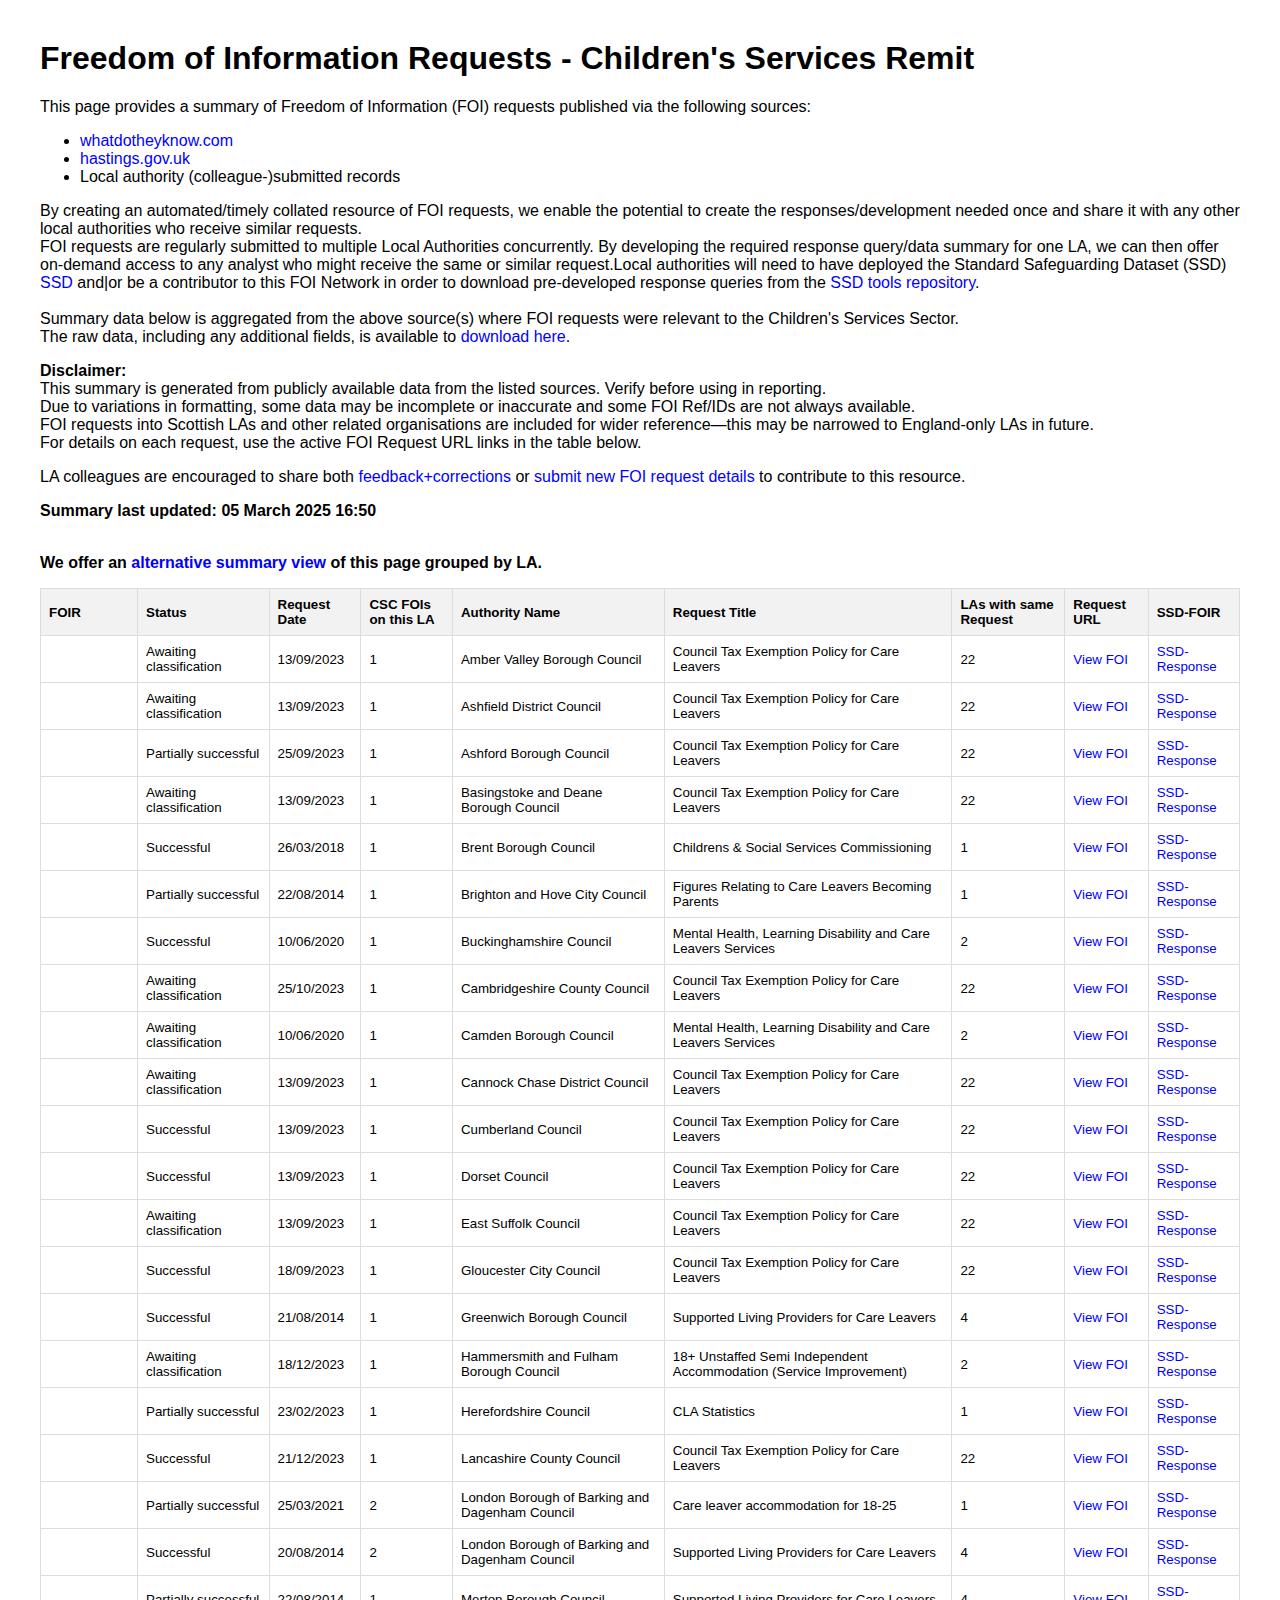
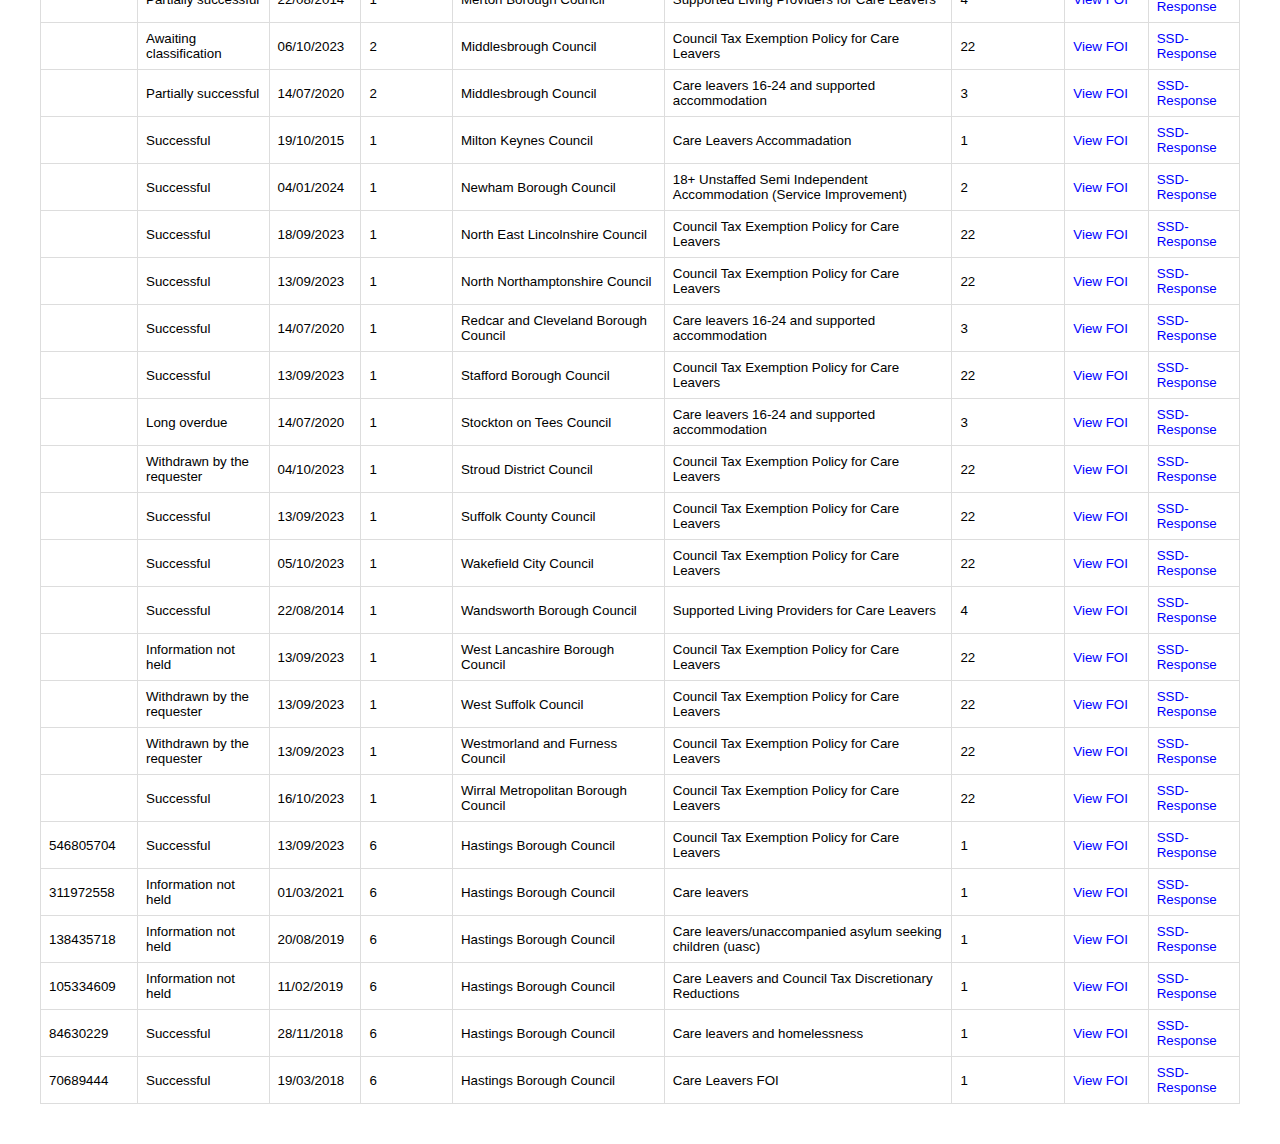
<file: dev/index_alt_view.html>
<html>
    <head>
        <title>Freedom of Information Requests - Children's Services Remit</title>
        <style>
            body { font-family: Arial, sans-serif; margin: 20px; padding: 20px; }
            .table-container { overflow-x: auto; max-width: 100%; }
            table { width: 100%; border-collapse: collapse; font-size: 10pt; }
            table, th, td { border: 1px solid #ddd; padding: 8px; }
            th { background-color: #f2f2f2; text-align: left; }
            td { text-align: left; }
            a { color: blue; text-decoration: none; }

            
            /* Authority Name column in grouped format */
            td:nth-child(1), th:nth-child(1) { 
                white-space: nowrap;
                min-width: 80px;
                max-width: 300px;
                overflow: hidden;
                text-overflow: ellipsis;
            }
        
        </style>
    </head>
    <body>
        <h1>Freedom of Information Requests - Children's Services Remit</h1>
        <p><p>This page provides a summary of Freedom of Information (FOI) requests published via the following sources:</p><ul><li><a href="https://www.whatdotheyknow.com/search/">whatdotheyknow.com</a></li><li><a href="https://www.hastings.gov.uk/my-council/freedom-of-information/date/">hastings.gov.uk</a></li><li>Local authority (colleague-)submitted records</li></ul>By creating an automated/timely collated resource of FOI requests, we enable the potential to create the responses/development needed once and share it with any other local authorities who receive similar requests.<br/>FOI requests are regularly submitted to multiple Local Authorities concurrently. By developing the required response query/data summary for one LA, we can then offer on-demand access to any analyst who might receive the same or similar request.Local authorities will need to have deployed the Standard Safeguarding Dataset (SSD) <a href="https://data-to-insight.github.io/ssd-data-model/">SSD</a> and|or be a contributor to this FOI Network in order to download pre-developed response queries from the <a href="https://github.com/data-to-insight/ssd-data-model/tree/main/tools-ssd_foi_requests">SSD tools repository</a>.<br/><br/>Summary data below is aggregated from the above source(s) where FOI requests were relevant to the Children's Services Sector.<br/>The raw data, including any additional fields, is available to <a href="foi_requests_summary.csv">download here</a>.</p>
        <p><b>Disclaimer:</b><br/>This summary is generated from publicly available data from the listed sources. Verify before using in reporting.<br/>Due to variations in formatting, some data may be incomplete or inaccurate and some FOI Ref/IDs are not always available. <br/>FOI requests into Scottish LAs and other related organisations are included for wider reference—this may be narrowed to England-only LAs in future.<br/>For details on each request, use the active FOI Request URL links in the table below.<br/></p>
        <p><p>LA colleagues are encouraged to share both <a href="mailto:datatoinsight@gmail.com?subject=FOI%20Feedback">feedback+corrections</a> or <a href="mailto:datatoinsight@gmail.com?subject=FOI%20details%20to%20add&body=Authority-Name:%20%3Cla-name%3E%0AAuthority-Code:%20%3Cla-code%3E%0ARequest-Title:%20%3Crequest-title%3E">submit new FOI request details</a> to contribute to this resource.</p></p>
        <p><b>Summary last updated: 05 March 2025 16:50</p>
        <p><br/>We offer an <a href="index.html">alternative summary view</a> of this page grouped by LA.</p>
        <div class="table-container">
            <table border="1" class="dataframe">
  <thead>
    <tr style="text-align: right;">
      <th>FOIR</th>
      <th>Status</th>
      <th>Request Date</th>
      <th>CSC FOIs on this LA</th>
      <th>Authority Name</th>
      <th>Request Title</th>
      <th>LAs with same Request</th>
      <th>Request URL</th>
      <th>SSD-FOIR</th>
    </tr>
  </thead>
  <tbody>
    <tr>
      <td></td>
      <td>Awaiting classification</td>
      <td>13/09/2023</td>
      <td>1</td>
      <td>Amber Valley Borough Council</td>
      <td>Council Tax Exemption Policy for Care Leavers</td>
      <td>22</td>
      <td><a href="https://www.whatdotheyknow.com/request/council_tax_exemption_policy_for_2" target="_blank">View FOI</a></td>
      <td><a href="https://github.com/data-to-insight/ssd-data-model/tree/main/tools-ssd_foi_requests" target="_blank">SSD-Response</a></td>
    </tr>
    <tr>
      <td></td>
      <td>Awaiting classification</td>
      <td>13/09/2023</td>
      <td>1</td>
      <td>Ashfield District Council</td>
      <td>Council Tax Exemption Policy for Care Leavers</td>
      <td>22</td>
      <td><a href="https://www.whatdotheyknow.com/request/council_tax_exemption_policy_for_4" target="_blank">View FOI</a></td>
      <td><a href="https://github.com/data-to-insight/ssd-data-model/tree/main/tools-ssd_foi_requests" target="_blank">SSD-Response</a></td>
    </tr>
    <tr>
      <td></td>
      <td>Partially successful</td>
      <td>25/09/2023</td>
      <td>1</td>
      <td>Ashford Borough Council</td>
      <td>Council Tax Exemption Policy for Care Leavers</td>
      <td>22</td>
      <td><a href="https://www.whatdotheyknow.com/request/council_tax_exemption_policy_for_323#incoming-2428080" target="_blank">View FOI</a></td>
      <td><a href="https://github.com/data-to-insight/ssd-data-model/tree/main/tools-ssd_foi_requests" target="_blank">SSD-Response</a></td>
    </tr>
    <tr>
      <td></td>
      <td>Awaiting classification</td>
      <td>13/09/2023</td>
      <td>1</td>
      <td>Basingstoke and Deane Borough Council</td>
      <td>Council Tax Exemption Policy for Care Leavers</td>
      <td>22</td>
      <td><a href="https://www.whatdotheyknow.com/request/council_tax_exemption_policy_for_10" target="_blank">View FOI</a></td>
      <td><a href="https://github.com/data-to-insight/ssd-data-model/tree/main/tools-ssd_foi_requests" target="_blank">SSD-Response</a></td>
    </tr>
    <tr>
      <td></td>
      <td>Successful</td>
      <td>26/03/2018</td>
      <td>1</td>
      <td>Brent Borough Council</td>
      <td>Childrens & Social Services Commissioning</td>
      <td>1</td>
      <td><a href="https://www.whatdotheyknow.com/request/childrens_social_services_commis_82" target="_blank">View FOI</a></td>
      <td><a href="https://github.com/data-to-insight/ssd-data-model/tree/main/tools-ssd_foi_requests" target="_blank">SSD-Response</a></td>
    </tr>
    <tr>
      <td></td>
      <td>Partially successful</td>
      <td>22/08/2014</td>
      <td>1</td>
      <td>Brighton and Hove City Council</td>
      <td>Figures Relating to Care Leavers Becoming Parents</td>
      <td>1</td>
      <td><a href="https://www.whatdotheyknow.com/request/figures_relating_to_care_leavers" target="_blank">View FOI</a></td>
      <td><a href="https://github.com/data-to-insight/ssd-data-model/tree/main/tools-ssd_foi_requests" target="_blank">SSD-Response</a></td>
    </tr>
    <tr>
      <td></td>
      <td>Successful</td>
      <td>10/06/2020</td>
      <td>1</td>
      <td>Buckinghamshire Council</td>
      <td>Mental Health, Learning Disability and Care Leavers Services</td>
      <td>2</td>
      <td><a href="https://www.whatdotheyknow.com/request/mental_health_learning_disabilit_6" target="_blank">View FOI</a></td>
      <td><a href="https://github.com/data-to-insight/ssd-data-model/tree/main/tools-ssd_foi_requests" target="_blank">SSD-Response</a></td>
    </tr>
    <tr>
      <td></td>
      <td>Awaiting classification</td>
      <td>25/10/2023</td>
      <td>1</td>
      <td>Cambridgeshire County Council</td>
      <td>Council Tax Exemption Policy for Care Leavers</td>
      <td>22</td>
      <td><a href="https://www.whatdotheyknow.com/request/council_tax_exemption_policy_for_41#outgoing-1542502" target="_blank">View FOI</a></td>
      <td><a href="https://github.com/data-to-insight/ssd-data-model/tree/main/tools-ssd_foi_requests" target="_blank">SSD-Response</a></td>
    </tr>
    <tr>
      <td></td>
      <td>Awaiting classification</td>
      <td>10/06/2020</td>
      <td>1</td>
      <td>Camden Borough Council</td>
      <td>Mental Health, Learning Disability and Care Leavers Services</td>
      <td>2</td>
      <td><a href="https://www.whatdotheyknow.com/request/mental_health_learning_disabilit_5" target="_blank">View FOI</a></td>
      <td><a href="https://github.com/data-to-insight/ssd-data-model/tree/main/tools-ssd_foi_requests" target="_blank">SSD-Response</a></td>
    </tr>
    <tr>
      <td></td>
      <td>Awaiting classification</td>
      <td>13/09/2023</td>
      <td>1</td>
      <td>Cannock Chase District Council</td>
      <td>Council Tax Exemption Policy for Care Leavers</td>
      <td>22</td>
      <td><a href="https://www.whatdotheyknow.com/request/council_tax_exemption_policy_for_43#incoming-2417816" target="_blank">View FOI</a></td>
      <td><a href="https://github.com/data-to-insight/ssd-data-model/tree/main/tools-ssd_foi_requests" target="_blank">SSD-Response</a></td>
    </tr>
    <tr>
      <td></td>
      <td>Successful</td>
      <td>13/09/2023</td>
      <td>1</td>
      <td>Cumberland Council</td>
      <td>Council Tax Exemption Policy for Care Leavers</td>
      <td>22</td>
      <td><a href="https://www.whatdotheyknow.com/request/council_tax_exemption_policy_for_66" target="_blank">View FOI</a></td>
      <td><a href="https://github.com/data-to-insight/ssd-data-model/tree/main/tools-ssd_foi_requests" target="_blank">SSD-Response</a></td>
    </tr>
    <tr>
      <td></td>
      <td>Successful</td>
      <td>13/09/2023</td>
      <td>1</td>
      <td>Dorset Council</td>
      <td>Council Tax Exemption Policy for Care Leavers</td>
      <td>22</td>
      <td><a href="https://www.whatdotheyknow.com/request/council_tax_exemption_policy_for_75" target="_blank">View FOI</a></td>
      <td><a href="https://github.com/data-to-insight/ssd-data-model/tree/main/tools-ssd_foi_requests" target="_blank">SSD-Response</a></td>
    </tr>
    <tr>
      <td></td>
      <td>Awaiting classification</td>
      <td>13/09/2023</td>
      <td>1</td>
      <td>East Suffolk Council</td>
      <td>Council Tax Exemption Policy for Care Leavers</td>
      <td>22</td>
      <td><a href="https://www.whatdotheyknow.com/request/council_tax_exemption_policy_for_89" target="_blank">View FOI</a></td>
      <td><a href="https://github.com/data-to-insight/ssd-data-model/tree/main/tools-ssd_foi_requests" target="_blank">SSD-Response</a></td>
    </tr>
    <tr>
      <td></td>
      <td>Successful</td>
      <td>18/09/2023</td>
      <td>1</td>
      <td>Gloucester City Council</td>
      <td>Council Tax Exemption Policy for Care Leavers</td>
      <td>22</td>
      <td><a href="https://www.whatdotheyknow.com/request/council_tax_exemption_policy_for_423#incoming-2421399" target="_blank">View FOI</a></td>
      <td><a href="https://github.com/data-to-insight/ssd-data-model/tree/main/tools-ssd_foi_requests" target="_blank">SSD-Response</a></td>
    </tr>
    <tr>
      <td></td>
      <td>Successful</td>
      <td>21/08/2014</td>
      <td>1</td>
      <td>Greenwich Borough Council</td>
      <td>Supported Living Providers for Care Leavers</td>
      <td>4</td>
      <td><a href="https://www.whatdotheyknow.com/request/supported_living_providers_for_c_11" target="_blank">View FOI</a></td>
      <td><a href="https://github.com/data-to-insight/ssd-data-model/tree/main/tools-ssd_foi_requests" target="_blank">SSD-Response</a></td>
    </tr>
    <tr>
      <td></td>
      <td>Awaiting classification</td>
      <td>18/12/2023</td>
      <td>1</td>
      <td>Hammersmith and Fulham Borough Council</td>
      <td>18+ Unstaffed Semi Independent Accommodation (Service Improvement)</td>
      <td>2</td>
      <td><a href="https://www.whatdotheyknow.com/request/18_unstaffed_semi_independent_ac_19#outgoing-1569274" target="_blank">View FOI</a></td>
      <td><a href="https://github.com/data-to-insight/ssd-data-model/tree/main/tools-ssd_foi_requests" target="_blank">SSD-Response</a></td>
    </tr>
    <tr>
      <td></td>
      <td>Partially successful</td>
      <td>23/02/2023</td>
      <td>1</td>
      <td>Herefordshire Council</td>
      <td>CLA Statistics</td>
      <td>1</td>
      <td><a href="https://www.whatdotheyknow.com/request/cla_statistics" target="_blank">View FOI</a></td>
      <td><a href="https://github.com/data-to-insight/ssd-data-model/tree/main/tools-ssd_foi_requests" target="_blank">SSD-Response</a></td>
    </tr>
    <tr>
      <td></td>
      <td>Successful</td>
      <td>21/12/2023</td>
      <td>1</td>
      <td>Lancashire County Council</td>
      <td>Council Tax Exemption Policy for Care Leavers</td>
      <td>22</td>
      <td><a href="https://www.whatdotheyknow.com/request/council_tax_exemption_policy_for_463#incoming-2502512" target="_blank">View FOI</a></td>
      <td><a href="https://github.com/data-to-insight/ssd-data-model/tree/main/tools-ssd_foi_requests" target="_blank">SSD-Response</a></td>
    </tr>
    <tr>
      <td></td>
      <td>Partially successful</td>
      <td>25/03/2021</td>
      <td>2</td>
      <td>London Borough of Barking and Dagenham Council</td>
      <td>Care leaver accommodation for 18-25</td>
      <td>1</td>
      <td><a href="https://www.whatdotheyknow.com/request/care_leaver_accommodation_for_18" target="_blank">View FOI</a></td>
      <td><a href="https://github.com/data-to-insight/ssd-data-model/tree/main/tools-ssd_foi_requests" target="_blank">SSD-Response</a></td>
    </tr>
    <tr>
      <td></td>
      <td>Successful</td>
      <td>20/08/2014</td>
      <td>2</td>
      <td>London Borough of Barking and Dagenham Council</td>
      <td>Supported Living Providers for Care Leavers</td>
      <td>4</td>
      <td><a href="https://www.whatdotheyknow.com/request/supported_living_providers_for_c" target="_blank">View FOI</a></td>
      <td><a href="https://github.com/data-to-insight/ssd-data-model/tree/main/tools-ssd_foi_requests" target="_blank">SSD-Response</a></td>
    </tr>
    <tr>
      <td></td>
      <td>Partially successful</td>
      <td>22/08/2014</td>
      <td>1</td>
      <td>Merton Borough Council</td>
      <td>Supported Living Providers for Care Leavers</td>
      <td>4</td>
      <td><a href="https://www.whatdotheyknow.com/request/supported_living_providers_for_c_23" target="_blank">View FOI</a></td>
      <td><a href="https://github.com/data-to-insight/ssd-data-model/tree/main/tools-ssd_foi_requests" target="_blank">SSD-Response</a></td>
    </tr>
    <tr>
      <td></td>
      <td>Awaiting classification</td>
      <td>06/10/2023</td>
      <td>2</td>
      <td>Middlesbrough Council</td>
      <td>Council Tax Exemption Policy for Care Leavers</td>
      <td>22</td>
      <td><a href="https://www.whatdotheyknow.com/request/council_tax_exemption_policy_for_485#incoming-2439229" target="_blank">View FOI</a></td>
      <td><a href="https://github.com/data-to-insight/ssd-data-model/tree/main/tools-ssd_foi_requests" target="_blank">SSD-Response</a></td>
    </tr>
    <tr>
      <td></td>
      <td>Partially successful</td>
      <td>14/07/2020</td>
      <td>2</td>
      <td>Middlesbrough Council</td>
      <td>Care leavers 16-24 and supported accommodation</td>
      <td>3</td>
      <td><a href="https://www.whatdotheyknow.com/request/care_leavers_16_24_and_supported" target="_blank">View FOI</a></td>
      <td><a href="https://github.com/data-to-insight/ssd-data-model/tree/main/tools-ssd_foi_requests" target="_blank">SSD-Response</a></td>
    </tr>
    <tr>
      <td></td>
      <td>Successful</td>
      <td>19/10/2015</td>
      <td>1</td>
      <td>Milton Keynes Council</td>
      <td>Care Leavers Accommadation</td>
      <td>1</td>
      <td><a href="https://www.whatdotheyknow.com/request/care_leavers_accommadation_3" target="_blank">View FOI</a></td>
      <td><a href="https://github.com/data-to-insight/ssd-data-model/tree/main/tools-ssd_foi_requests" target="_blank">SSD-Response</a></td>
    </tr>
    <tr>
      <td></td>
      <td>Successful</td>
      <td>04/01/2024</td>
      <td>1</td>
      <td>Newham Borough Council</td>
      <td>18+ Unstaffed Semi Independent Accommodation (Service Improvement)</td>
      <td>2</td>
      <td><a href="https://www.whatdotheyknow.com/request/18_unstaffed_semi_independent_ac_9#outgoing-1575181" target="_blank">View FOI</a></td>
      <td><a href="https://github.com/data-to-insight/ssd-data-model/tree/main/tools-ssd_foi_requests" target="_blank">SSD-Response</a></td>
    </tr>
    <tr>
      <td></td>
      <td>Successful</td>
      <td>18/09/2023</td>
      <td>1</td>
      <td>North East Lincolnshire Council</td>
      <td>Council Tax Exemption Policy for Care Leavers</td>
      <td>22</td>
      <td><a href="https://www.whatdotheyknow.com/request/council_tax_exemption_policy_for_180#incoming-2420983" target="_blank">View FOI</a></td>
      <td><a href="https://github.com/data-to-insight/ssd-data-model/tree/main/tools-ssd_foi_requests" target="_blank">SSD-Response</a></td>
    </tr>
    <tr>
      <td></td>
      <td>Successful</td>
      <td>13/09/2023</td>
      <td>1</td>
      <td>North Northamptonshire Council</td>
      <td>Council Tax Exemption Policy for Care Leavers</td>
      <td>22</td>
      <td><a href="https://www.whatdotheyknow.com/request/council_tax_exemption_policy_for_185" target="_blank">View FOI</a></td>
      <td><a href="https://github.com/data-to-insight/ssd-data-model/tree/main/tools-ssd_foi_requests" target="_blank">SSD-Response</a></td>
    </tr>
    <tr>
      <td></td>
      <td>Successful</td>
      <td>14/07/2020</td>
      <td>1</td>
      <td>Redcar and Cleveland Borough Council</td>
      <td>Care leavers 16-24 and supported accommodation</td>
      <td>3</td>
      <td><a href="https://www.whatdotheyknow.com/request/care_leavers_16_24_and_supported_2" target="_blank">View FOI</a></td>
      <td><a href="https://github.com/data-to-insight/ssd-data-model/tree/main/tools-ssd_foi_requests" target="_blank">SSD-Response</a></td>
    </tr>
    <tr>
      <td></td>
      <td>Successful</td>
      <td>13/09/2023</td>
      <td>1</td>
      <td>Stafford Borough Council</td>
      <td>Council Tax Exemption Policy for Care Leavers</td>
      <td>22</td>
      <td><a href="https://www.whatdotheyknow.com/request/council_tax_exemption_policy_for_248#incoming-2417812" target="_blank">View FOI</a></td>
      <td><a href="https://github.com/data-to-insight/ssd-data-model/tree/main/tools-ssd_foi_requests" target="_blank">SSD-Response</a></td>
    </tr>
    <tr>
      <td></td>
      <td>Long overdue</td>
      <td>14/07/2020</td>
      <td>1</td>
      <td>Stockton on Tees Council</td>
      <td>Care leavers 16-24 and supported accommodation</td>
      <td>3</td>
      <td><a href="https://www.whatdotheyknow.com/request/care_leavers_16_24_and_supported_3" target="_blank">View FOI</a></td>
      <td><a href="https://github.com/data-to-insight/ssd-data-model/tree/main/tools-ssd_foi_requests" target="_blank">SSD-Response</a></td>
    </tr>
    <tr>
      <td></td>
      <td>Withdrawn by the requester</td>
      <td>04/10/2023</td>
      <td>1</td>
      <td>Stroud District Council</td>
      <td>Council Tax Exemption Policy for Care Leavers</td>
      <td>22</td>
      <td><a href="https://www.whatdotheyknow.com/request/council_tax_exemption_policy_for_258#incoming-2437287" target="_blank">View FOI</a></td>
      <td><a href="https://github.com/data-to-insight/ssd-data-model/tree/main/tools-ssd_foi_requests" target="_blank">SSD-Response</a></td>
    </tr>
    <tr>
      <td></td>
      <td>Successful</td>
      <td>13/09/2023</td>
      <td>1</td>
      <td>Suffolk County Council</td>
      <td>Council Tax Exemption Policy for Care Leavers</td>
      <td>22</td>
      <td><a href="https://www.whatdotheyknow.com/request/council_tax_exemption_policy_for_259" target="_blank">View FOI</a></td>
      <td><a href="https://github.com/data-to-insight/ssd-data-model/tree/main/tools-ssd_foi_requests" target="_blank">SSD-Response</a></td>
    </tr>
    <tr>
      <td></td>
      <td>Successful</td>
      <td>05/10/2023</td>
      <td>1</td>
      <td>Wakefield City Council</td>
      <td>Council Tax Exemption Policy for Care Leavers</td>
      <td>22</td>
      <td><a href="https://www.whatdotheyknow.com/request/council_tax_exemption_policy_for_603#incoming-2437435" target="_blank">View FOI</a></td>
      <td><a href="https://github.com/data-to-insight/ssd-data-model/tree/main/tools-ssd_foi_requests" target="_blank">SSD-Response</a></td>
    </tr>
    <tr>
      <td></td>
      <td>Successful</td>
      <td>22/08/2014</td>
      <td>1</td>
      <td>Wandsworth Borough Council</td>
      <td>Supported Living Providers for Care Leavers</td>
      <td>4</td>
      <td><a href="https://www.whatdotheyknow.com/request/supported_living_providers_for_c_29" target="_blank">View FOI</a></td>
      <td><a href="https://github.com/data-to-insight/ssd-data-model/tree/main/tools-ssd_foi_requests" target="_blank">SSD-Response</a></td>
    </tr>
    <tr>
      <td></td>
      <td>Information not held</td>
      <td>13/09/2023</td>
      <td>1</td>
      <td>West Lancashire Borough Council</td>
      <td>Council Tax Exemption Policy for Care Leavers</td>
      <td>22</td>
      <td><a href="https://www.whatdotheyknow.com/request/council_tax_exemption_policy_for_298" target="_blank">View FOI</a></td>
      <td><a href="https://github.com/data-to-insight/ssd-data-model/tree/main/tools-ssd_foi_requests" target="_blank">SSD-Response</a></td>
    </tr>
    <tr>
      <td></td>
      <td>Withdrawn by the requester</td>
      <td>13/09/2023</td>
      <td>1</td>
      <td>West Suffolk Council</td>
      <td>Council Tax Exemption Policy for Care Leavers</td>
      <td>22</td>
      <td><a href="https://www.whatdotheyknow.com/request/council_tax_exemption_policy_for_304" target="_blank">View FOI</a></td>
      <td><a href="https://github.com/data-to-insight/ssd-data-model/tree/main/tools-ssd_foi_requests" target="_blank">SSD-Response</a></td>
    </tr>
    <tr>
      <td></td>
      <td>Withdrawn by the requester</td>
      <td>13/09/2023</td>
      <td>1</td>
      <td>Westmorland and Furness Council</td>
      <td>Council Tax Exemption Policy for Care Leavers</td>
      <td>22</td>
      <td><a href="https://www.whatdotheyknow.com/request/council_tax_exemption_policy_for_301" target="_blank">View FOI</a></td>
      <td><a href="https://github.com/data-to-insight/ssd-data-model/tree/main/tools-ssd_foi_requests" target="_blank">SSD-Response</a></td>
    </tr>
    <tr>
      <td></td>
      <td>Successful</td>
      <td>16/10/2023</td>
      <td>1</td>
      <td>Wirral Metropolitan Borough Council</td>
      <td>Council Tax Exemption Policy for Care Leavers</td>
      <td>22</td>
      <td><a href="https://www.whatdotheyknow.com/request/council_tax_exemption_policy_for_627#incoming-2446272" target="_blank">View FOI</a></td>
      <td><a href="https://github.com/data-to-insight/ssd-data-model/tree/main/tools-ssd_foi_requests" target="_blank">SSD-Response</a></td>
    </tr>
    <tr>
      <td>546805704</td>
      <td>Successful</td>
      <td>13/09/2023</td>
      <td>6</td>
      <td>Hastings Borough Council</td>
      <td>Council Tax Exemption Policy for Care Leavers</td>
      <td>1</td>
      <td><a href="https://www.hastings.gov.uk/my-council/freedom-of-information/date/?id=FOIR-546805704" target="_blank">View FOI</a></td>
      <td><a href="https://github.com/data-to-insight/ssd-data-model/tree/main/tools-ssd_foi_requests" target="_blank">SSD-Response</a></td>
    </tr>
    <tr>
      <td>311972558</td>
      <td>Information not held</td>
      <td>01/03/2021</td>
      <td>6</td>
      <td>Hastings Borough Council</td>
      <td>Care leavers</td>
      <td>1</td>
      <td><a href="https://www.hastings.gov.uk/my-council/freedom-of-information/date/?id=FOIR-311972558" target="_blank">View FOI</a></td>
      <td><a href="https://github.com/data-to-insight/ssd-data-model/tree/main/tools-ssd_foi_requests" target="_blank">SSD-Response</a></td>
    </tr>
    <tr>
      <td>138435718</td>
      <td>Information not held</td>
      <td>20/08/2019</td>
      <td>6</td>
      <td>Hastings Borough Council</td>
      <td>Care leavers/unaccompanied asylum seeking children (uasc)</td>
      <td>1</td>
      <td><a href="https://www.hastings.gov.uk/my-council/freedom-of-information/date/?id=FOIR-138435718" target="_blank">View FOI</a></td>
      <td><a href="https://github.com/data-to-insight/ssd-data-model/tree/main/tools-ssd_foi_requests" target="_blank">SSD-Response</a></td>
    </tr>
    <tr>
      <td>105334609</td>
      <td>Information not held</td>
      <td>11/02/2019</td>
      <td>6</td>
      <td>Hastings Borough Council</td>
      <td>Care Leavers and Council Tax Discretionary Reductions</td>
      <td>1</td>
      <td><a href="https://www.hastings.gov.uk/my-council/freedom-of-information/date/?id=FOIR-105334609" target="_blank">View FOI</a></td>
      <td><a href="https://github.com/data-to-insight/ssd-data-model/tree/main/tools-ssd_foi_requests" target="_blank">SSD-Response</a></td>
    </tr>
    <tr>
      <td>84630229</td>
      <td>Successful</td>
      <td>28/11/2018</td>
      <td>6</td>
      <td>Hastings Borough Council</td>
      <td>Care leavers and homelessness</td>
      <td>1</td>
      <td><a href="https://www.hastings.gov.uk/my-council/freedom-of-information/date/?id=FOI-84630229" target="_blank">View FOI</a></td>
      <td><a href="https://github.com/data-to-insight/ssd-data-model/tree/main/tools-ssd_foi_requests" target="_blank">SSD-Response</a></td>
    </tr>
    <tr>
      <td>70689444</td>
      <td>Successful</td>
      <td>19/03/2018</td>
      <td>6</td>
      <td>Hastings Borough Council</td>
      <td>Care Leavers FOI</td>
      <td>1</td>
      <td><a href="https://www.hastings.gov.uk/my-council/freedom-of-information/date/?id=FOI-70689444" target="_blank">View FOI</a></td>
      <td><a href="https://github.com/data-to-insight/ssd-data-model/tree/main/tools-ssd_foi_requests" target="_blank">SSD-Response</a></td>
    </tr>
  </tbody>
</table>
        </div>
    </body>
    </html>
</file>
<file: site/assets/css/custom.css>
.md-typeset table {
    table-layout: auto !important;
    width: 100% !important;
    max-width: 100% !important;
    overflow-x: auto;
    white-space: nowrap;
}
.md-typeset th, .md-typeset td {
    word-wrap: break-word !important;
    overflow-wrap: break-word !important;
    padding: 6px;
}
</file>
<file: site/assets/css/custom-wide.css>
.md-typeset table {
    table-layout: auto !important;
    width: 100% !important;
    max-width: 100% !important;
    overflow-x: auto;
    white-space: nowrap;
}
.md-typeset th, .md-typeset td {
    word-wrap: break-word !important;
    overflow-wrap: break-word !important;
    padding: 6px;
}


/* 1. Reduce the width of the left-side navigation */
.md-sidebar--primary {
    width: 300px !important;  /* Adjust width (default is ~300px) */
    max-width: 400px !important;
}

/* Widen container only for specific pages */
.page-wide .md-main__inner {
    max-width: 95%; /* Adjust width as needed */
}


 /* 1. Force MkDocs main content to be full width */
.md-content {
    max-width: 100vw !important; /* Forces it to span the full viewport */
    width: 100% !important; /* Ensures full width */
    margin: 0 auto; /* Centers content */
    padding: 0 2rem; /* Slight padding for better readability */
}

/* 2. Ensure table container expands fully */
.md-typeset__table {
    width: 100vw !important; /* Expand to full viewport width */
    max-width: 100vw !important;
    display: block;
    overflow-x: visible; /* Ensure no horizontal scroll */
}

/* 3. Force tables to be full-width */
.md-typeset table {
    width: 100% !important; /* Full width inside the container */
    max-width: none !important; /* Remove default restrictions */
    display: table; /* Ensures table behaves properly */
}

/* 4. Prevent column content from breaking layout */
.md-typeset table th,
.md-typeset table td {
    white-space: nowrap; /* Prevents text wrapping */
    overflow: hidden;
    text-overflow: ellipsis; /* Truncate overflow */
    padding: 0.5rem; /* Adds some spacing */
}

/* 5. Force page layout to be as wide as possible */
.md-grid {
    max-width: 100vw !important; /* Ensures full width */
    width: 100vw !important;
}

/* 6. Adjust the main section to ensure it's using full width */
.md-main {
    width: 100vw !important;
    max-width: 100vw !important;
}

/* 7. Ensure the table section itself is using full width */
.md-typeset__table table {
    width: 100% !important;
    max-width: 100% !important;
    table-layout: auto !important; /* Adjust column widths dynamically */
}
</file>
<file: site/assets/stylesheets/main.8608ea7d.min.css>
@charset "UTF-8";html{-webkit-text-size-adjust:none;-moz-text-size-adjust:none;text-size-adjust:none;box-sizing:border-box}*,:after,:before{box-sizing:inherit}@media (prefers-reduced-motion){*,:after,:before{transition:none!important}}body{margin:0}a,button,input,label{-webkit-tap-highlight-color:transparent}a{color:inherit;text-decoration:none}hr{border:0;box-sizing:initial;display:block;height:.05rem;overflow:visible;padding:0}small{font-size:80%}sub,sup{line-height:1em}img{border-style:none}table{border-collapse:initial;border-spacing:0}td,th{font-weight:400;vertical-align:top}button{background:#0000;border:0;font-family:inherit;font-size:inherit;margin:0;padding:0}input{border:0;outline:none}:root{--md-primary-fg-color:#4051b5;--md-primary-fg-color--light:#5d6cc0;--md-primary-fg-color--dark:#303fa1;--md-primary-bg-color:#fff;--md-primary-bg-color--light:#ffffffb3;--md-accent-fg-color:#526cfe;--md-accent-fg-color--transparent:#526cfe1a;--md-accent-bg-color:#fff;--md-accent-bg-color--light:#ffffffb3}[data-md-color-scheme=default]{color-scheme:light}[data-md-color-scheme=default] img[src$="#gh-dark-mode-only"],[data-md-color-scheme=default] img[src$="#only-dark"]{display:none}:root,[data-md-color-scheme=default]{--md-hue:225deg;--md-default-fg-color:#000000de;--md-default-fg-color--light:#0000008a;--md-default-fg-color--lighter:#00000052;--md-default-fg-color--lightest:#00000012;--md-default-bg-color:#fff;--md-default-bg-color--light:#ffffffb3;--md-default-bg-color--lighter:#ffffff4d;--md-default-bg-color--lightest:#ffffff1f;--md-code-fg-color:#36464e;--md-code-bg-color:#f5f5f5;--md-code-hl-color:#4287ff;--md-code-hl-color--light:#4287ff1a;--md-code-hl-number-color:#d52a2a;--md-code-hl-special-color:#db1457;--md-code-hl-function-color:#a846b9;--md-code-hl-constant-color:#6e59d9;--md-code-hl-keyword-color:#3f6ec6;--md-code-hl-string-color:#1c7d4d;--md-code-hl-name-color:var(--md-code-fg-color);--md-code-hl-operator-color:var(--md-default-fg-color--light);--md-code-hl-punctuation-color:var(--md-default-fg-color--light);--md-code-hl-comment-color:var(--md-default-fg-color--light);--md-code-hl-generic-color:var(--md-default-fg-color--light);--md-code-hl-variable-color:var(--md-default-fg-color--light);--md-typeset-color:var(--md-default-fg-color);--md-typeset-a-color:var(--md-primary-fg-color);--md-typeset-del-color:#f5503d26;--md-typeset-ins-color:#0bd57026;--md-typeset-kbd-color:#fafafa;--md-typeset-kbd-accent-color:#fff;--md-typeset-kbd-border-color:#b8b8b8;--md-typeset-mark-color:#ffff0080;--md-typeset-table-color:#0000001f;--md-typeset-table-color--light:rgba(0,0,0,.035);--md-admonition-fg-color:var(--md-default-fg-color);--md-admonition-bg-color:var(--md-default-bg-color);--md-warning-fg-color:#000000de;--md-warning-bg-color:#ff9;--md-footer-fg-color:#fff;--md-footer-fg-color--light:#ffffffb3;--md-footer-fg-color--lighter:#ffffff73;--md-footer-bg-color:#000000de;--md-footer-bg-color--dark:#00000052;--md-shadow-z1:0 0.2rem 0.5rem #0000000d,0 0 0.05rem #0000001a;--md-shadow-z2:0 0.2rem 0.5rem #0000001a,0 0 0.05rem #00000040;--md-shadow-z3:0 0.2rem 0.5rem #0003,0 0 0.05rem #00000059}.md-icon svg{fill:currentcolor;display:block;height:1.2rem;width:1.2rem}body{-webkit-font-smoothing:antialiased;-moz-osx-font-smoothing:grayscale;--md-text-font-family:var(--md-text-font,_),-apple-system,BlinkMacSystemFont,Helvetica,Arial,sans-serif;--md-code-font-family:var(--md-code-font,_),SFMono-Regular,Consolas,Menlo,monospace}aside,body,input{font-feature-settings:"kern","liga";color:var(--md-typeset-color);font-family:var(--md-text-font-family)}code,kbd,pre{font-feature-settings:"kern";font-family:var(--md-code-font-family)}:root{--md-typeset-table-sort-icon:url('data:image/svg+xml;charset=utf-8,<svg xmlns="http://www.w3.org/2000/svg" viewBox="0 0 24 24"><path d="m18 21-4-4h3V7h-3l4-4 4 4h-3v10h3M2 19v-2h10v2M2 13v-2h7v2M2 7V5h4v2z"/></svg>');--md-typeset-table-sort-icon--asc:url('data:image/svg+xml;charset=utf-8,<svg xmlns="http://www.w3.org/2000/svg" viewBox="0 0 24 24"><path d="M19 17h3l-4 4-4-4h3V3h2M2 17h10v2H2M6 5v2H2V5m0 6h7v2H2z"/></svg>');--md-typeset-table-sort-icon--desc:url('data:image/svg+xml;charset=utf-8,<svg xmlns="http://www.w3.org/2000/svg" viewBox="0 0 24 24"><path d="M19 7h3l-4-4-4 4h3v14h2M2 17h10v2H2M6 5v2H2V5m0 6h7v2H2z"/></svg>')}.md-typeset{-webkit-print-color-adjust:exact;color-adjust:exact;font-size:.8rem;line-height:1.6;overflow-wrap:break-word}@media print{.md-typeset{font-size:.68rem}}.md-typeset blockquote,.md-typeset dl,.md-typeset figure,.md-typeset ol,.md-typeset pre,.md-typeset ul{margin-bottom:1em;margin-top:1em}.md-typeset h1{color:var(--md-default-fg-color--light);font-size:2em;line-height:1.3;margin:0 0 1.25em}.md-typeset h1,.md-typeset h2{font-weight:300;letter-spacing:-.01em}.md-typeset h2{font-size:1.5625em;line-height:1.4;margin:1.6em 0 .64em}.md-typeset h3{font-size:1.25em;font-weight:400;letter-spacing:-.01em;line-height:1.5;margin:1.6em 0 .8em}.md-typeset h2+h3{margin-top:.8em}.md-typeset h4{font-weight:700;letter-spacing:-.01em;margin:1em 0}.md-typeset h5,.md-typeset h6{color:var(--md-default-fg-color--light);font-size:.8em;font-weight:700;letter-spacing:-.01em;margin:1.25em 0}.md-typeset h5{text-transform:uppercase}.md-typeset h5 code{text-transform:none}.md-typeset hr{border-bottom:.05rem solid var(--md-default-fg-color--lightest);display:flow-root;margin:1.5em 0}.md-typeset a{color:var(--md-typeset-a-color);word-break:break-word}.md-typeset a,.md-typeset a:before{transition:color 125ms}.md-typeset a:focus,.md-typeset a:hover{color:var(--md-accent-fg-color)}.md-typeset a:focus code,.md-typeset a:hover code{background-color:var(--md-accent-fg-color--transparent)}.md-typeset a code{color:currentcolor;transition:background-color 125ms}.md-typeset a.focus-visible{outline-color:var(--md-accent-fg-color);outline-offset:.2rem}.md-typeset code,.md-typeset kbd,.md-typeset pre{color:var(--md-code-fg-color);direction:ltr;font-variant-ligatures:none}@media print{.md-typeset code,.md-typeset kbd,.md-typeset pre{white-space:pre-wrap}}.md-typeset code{background-color:var(--md-code-bg-color);border-radius:.1rem;-webkit-box-decoration-break:clone;box-decoration-break:clone;font-size:.85em;padding:0 .2941176471em;word-break:break-word}.md-typeset code:not(.focus-visible){-webkit-tap-highlight-color:transparent;outline:none}.md-typeset pre{display:flow-root;line-height:1.4;position:relative}.md-typeset pre>code{-webkit-box-decoration-break:slice;box-decoration-break:slice;box-shadow:none;display:block;margin:0;outline-color:var(--md-accent-fg-color);overflow:auto;padding:.7720588235em 1.1764705882em;scrollbar-color:var(--md-default-fg-color--lighter) #0000;scrollbar-width:thin;touch-action:auto;word-break:normal}.md-typeset pre>code:hover{scrollbar-color:var(--md-accent-fg-color) #0000}.md-typeset pre>code::-webkit-scrollbar{height:.2rem;width:.2rem}.md-typeset pre>code::-webkit-scrollbar-thumb{background-color:var(--md-default-fg-color--lighter)}.md-typeset pre>code::-webkit-scrollbar-thumb:hover{background-color:var(--md-accent-fg-color)}.md-typeset kbd{background-color:var(--md-typeset-kbd-color);border-radius:.1rem;box-shadow:0 .1rem 0 .05rem var(--md-typeset-kbd-border-color),0 .1rem 0 var(--md-typeset-kbd-border-color),0 -.1rem .2rem var(--md-typeset-kbd-accent-color) inset;color:var(--md-default-fg-color);display:inline-block;font-size:.75em;padding:0 .6666666667em;vertical-align:text-top;word-break:break-word}.md-typeset mark{background-color:var(--md-typeset-mark-color);-webkit-box-decoration-break:clone;box-decoration-break:clone;color:inherit;word-break:break-word}.md-typeset abbr{border-bottom:.05rem dotted var(--md-default-fg-color--light);cursor:help;text-decoration:none}.md-typeset small{opacity:.75}[dir=ltr] .md-typeset sub,[dir=ltr] .md-typeset sup{margin-left:.078125em}[dir=rtl] .md-typeset sub,[dir=rtl] .md-typeset sup{margin-right:.078125em}[dir=ltr] .md-typeset blockquote{padding-left:.6rem}[dir=rtl] .md-typeset blockquote{padding-right:.6rem}[dir=ltr] .md-typeset blockquote{border-left:.2rem solid var(--md-default-fg-color--lighter)}[dir=rtl] .md-typeset blockquote{border-right:.2rem solid var(--md-default-fg-color--lighter)}.md-typeset blockquote{color:var(--md-default-fg-color--light);margin-left:0;margin-right:0}.md-typeset ul{list-style-type:disc}.md-typeset ul[type]{list-style-type:revert-layer}[dir=ltr] .md-typeset ol,[dir=ltr] .md-typeset ul{margin-left:.625em}[dir=rtl] .md-typeset ol,[dir=rtl] .md-typeset ul{margin-right:.625em}.md-typeset ol,.md-typeset ul{padding:0}.md-typeset ol:not([hidden]),.md-typeset ul:not([hidden]){display:flow-root}.md-typeset ol ol,.md-typeset ul ol{list-style-type:lower-alpha}.md-typeset ol ol ol,.md-typeset ul ol ol{list-style-type:lower-roman}.md-typeset ol ol ol ol,.md-typeset ul ol ol ol{list-style-type:upper-alpha}.md-typeset ol ol ol ol ol,.md-typeset ul ol ol ol ol{list-style-type:upper-roman}.md-typeset ol[type],.md-typeset ul[type]{list-style-type:revert-layer}[dir=ltr] .md-typeset ol li,[dir=ltr] .md-typeset ul li{margin-left:1.25em}[dir=rtl] .md-typeset ol li,[dir=rtl] .md-typeset ul li{margin-right:1.25em}.md-typeset ol li,.md-typeset ul li{margin-bottom:.5em}.md-typeset ol li blockquote,.md-typeset ol li p,.md-typeset ul li blockquote,.md-typeset ul li p{margin:.5em 0}.md-typeset ol li:last-child,.md-typeset ul li:last-child{margin-bottom:0}[dir=ltr] .md-typeset ol li ol,[dir=ltr] .md-typeset ol li ul,[dir=ltr] .md-typeset ul li ol,[dir=ltr] .md-typeset ul li ul{margin-left:.625em}[dir=rtl] .md-typeset ol li ol,[dir=rtl] .md-typeset ol li ul,[dir=rtl] .md-typeset ul li ol,[dir=rtl] .md-typeset ul li ul{margin-right:.625em}.md-typeset ol li ol,.md-typeset ol li ul,.md-typeset ul li ol,.md-typeset ul li ul{margin-bottom:.5em;margin-top:.5em}[dir=ltr] .md-typeset dd{margin-left:1.875em}[dir=rtl] .md-typeset dd{margin-right:1.875em}.md-typeset dd{margin-bottom:1.5em;margin-top:1em}.md-typeset img,.md-typeset svg,.md-typeset video{height:auto;max-width:100%}.md-typeset img[align=left]{margin:1em 1em 1em 0}.md-typeset img[align=right]{margin:1em 0 1em 1em}.md-typeset img[align]:only-child{margin-top:0}.md-typeset figure{display:flow-root;margin:1em auto;max-width:100%;text-align:center;width:-moz-fit-content;width:fit-content}.md-typeset figure img{display:block;margin:0 auto}.md-typeset figcaption{font-style:italic;margin:1em auto;max-width:24rem}.md-typeset iframe{max-width:100%}.md-typeset table:not([class]){background-color:var(--md-default-bg-color);border:.05rem solid var(--md-typeset-table-color);border-radius:.1rem;display:inline-block;font-size:.64rem;max-width:100%;overflow:auto;touch-action:auto}@media print{.md-typeset table:not([class]){display:table}}.md-typeset table:not([class])+*{margin-top:1.5em}.md-typeset table:not([class]) td>:first-child,.md-typeset table:not([class]) th>:first-child{margin-top:0}.md-typeset table:not([class]) td>:last-child,.md-typeset table:not([class]) th>:last-child{margin-bottom:0}.md-typeset table:not([class]) td:not([align]),.md-typeset table:not([class]) th:not([align]){text-align:left}[dir=rtl] .md-typeset table:not([class]) td:not([align]),[dir=rtl] .md-typeset table:not([class]) th:not([align]){text-align:right}.md-typeset table:not([class]) th{font-weight:700;min-width:5rem;padding:.9375em 1.25em;vertical-align:top}.md-typeset table:not([class]) td{border-top:.05rem solid var(--md-typeset-table-color);padding:.9375em 1.25em;vertical-align:top}.md-typeset table:not([class]) tbody tr{transition:background-color 125ms}.md-typeset table:not([class]) tbody tr:hover{background-color:var(--md-typeset-table-color--light);box-shadow:0 .05rem 0 var(--md-default-bg-color) inset}.md-typeset table:not([class]) a{word-break:normal}.md-typeset table th[role=columnheader]{cursor:pointer}[dir=ltr] .md-typeset table th[role=columnheader]:after{margin-left:.5em}[dir=rtl] .md-typeset table th[role=columnheader]:after{margin-right:.5em}.md-typeset table th[role=columnheader]:after{content:"";display:inline-block;height:1.2em;-webkit-mask-image:var(--md-typeset-table-sort-icon);mask-image:var(--md-typeset-table-sort-icon);-webkit-mask-repeat:no-repeat;mask-repeat:no-repeat;-webkit-mask-size:contain;mask-size:contain;transition:background-color 125ms;vertical-align:text-bottom;width:1.2em}.md-typeset table th[role=columnheader]:hover:after{background-color:var(--md-default-fg-color--lighter)}.md-typeset table th[role=columnheader][aria-sort=ascending]:after{background-color:var(--md-default-fg-color--light);-webkit-mask-image:var(--md-typeset-table-sort-icon--asc);mask-image:var(--md-typeset-table-sort-icon--asc)}.md-typeset table th[role=columnheader][aria-sort=descending]:after{background-color:var(--md-default-fg-color--light);-webkit-mask-image:var(--md-typeset-table-sort-icon--desc);mask-image:var(--md-typeset-table-sort-icon--desc)}.md-typeset__scrollwrap{margin:1em -.8rem;overflow-x:auto;touch-action:auto}.md-typeset__table{display:inline-block;margin-bottom:.5em;padding:0 .8rem}@media print{.md-typeset__table{display:block}}html .md-typeset__table table{display:table;margin:0;overflow:hidden;width:100%}@media screen and (max-width:44.984375em){.md-content__inner>pre{margin:1em -.8rem}.md-content__inner>pre code{border-radius:0}}.md-typeset .md-author{border-radius:100%;display:block;flex-shrink:0;height:1.6rem;overflow:hidden;position:relative;transition:color 125ms,transform 125ms;width:1.6rem}.md-typeset .md-author img{display:block}.md-typeset .md-author--more{background:var(--md-default-fg-color--lightest);color:var(--md-default-fg-color--lighter);font-size:.6rem;font-weight:700;line-height:1.6rem;text-align:center}.md-typeset .md-author--long{height:2.4rem;width:2.4rem}.md-typeset a.md-author{transform:scale(1)}.md-typeset a.md-author img{border-radius:100%;filter:grayscale(100%) opacity(75%);transition:filter 125ms}.md-typeset a.md-author:focus,.md-typeset a.md-author:hover{transform:scale(1.1);z-index:1}.md-typeset a.md-author:focus img,.md-typeset a.md-author:hover img{filter:grayscale(0)}.md-banner{background-color:var(--md-footer-bg-color);color:var(--md-footer-fg-color);overflow:auto}@media print{.md-banner{display:none}}.md-banner--warning{background-color:var(--md-warning-bg-color);color:var(--md-warning-fg-color)}.md-banner__inner{font-size:.7rem;margin:.6rem auto;padding:0 .8rem}[dir=ltr] .md-banner__button{float:right}[dir=rtl] .md-banner__button{float:left}.md-banner__button{color:inherit;cursor:pointer;transition:opacity .25s}.no-js .md-banner__button{display:none}.md-banner__button:hover{opacity:.7}html{font-size:125%;height:100%;overflow-x:hidden}@media screen and (min-width:100em){html{font-size:137.5%}}@media screen and (min-width:125em){html{font-size:150%}}body{background-color:var(--md-default-bg-color);display:flex;flex-direction:column;font-size:.5rem;min-height:100%;position:relative;width:100%}@media print{body{display:block}}@media screen and (max-width:59.984375em){body[data-md-scrolllock]{position:fixed}}.md-grid{margin-left:auto;margin-right:auto;max-width:61rem}.md-container{display:flex;flex-direction:column;flex-grow:1}@media print{.md-container{display:block}}.md-main{flex-grow:1}.md-main__inner{display:flex;height:100%;margin-top:1.5rem}.md-ellipsis{overflow:hidden;text-overflow:ellipsis}.md-toggle{display:none}.md-option{height:0;opacity:0;position:absolute;width:0}.md-option:checked+label:not([hidden]){display:block}.md-option.focus-visible+label{outline-color:var(--md-accent-fg-color);outline-style:auto}.md-skip{background-color:var(--md-default-fg-color);border-radius:.1rem;color:var(--md-default-bg-color);font-size:.64rem;margin:.5rem;opacity:0;outline-color:var(--md-accent-fg-color);padding:.3rem .5rem;position:fixed;transform:translateY(.4rem);z-index:-1}.md-skip:focus{opacity:1;transform:translateY(0);transition:transform .25s cubic-bezier(.4,0,.2,1),opacity 175ms 75ms;z-index:10}@page{margin:25mm}:root{--md-clipboard-icon:url('data:image/svg+xml;charset=utf-8,<svg xmlns="http://www.w3.org/2000/svg" viewBox="0 0 24 24"><path d="M19 21H8V7h11m0-2H8a2 2 0 0 0-2 2v14a2 2 0 0 0 2 2h11a2 2 0 0 0 2-2V7a2 2 0 0 0-2-2m-3-4H4a2 2 0 0 0-2 2v14h2V3h12z"/></svg>')}.md-clipboard{border-radius:.1rem;color:var(--md-default-fg-color--lightest);cursor:pointer;height:1.5em;outline-color:var(--md-accent-fg-color);outline-offset:.1rem;position:absolute;right:.5em;top:.5em;transition:color .25s;width:1.5em;z-index:1}@media print{.md-clipboard{display:none}}.md-clipboard:not(.focus-visible){-webkit-tap-highlight-color:transparent;outline:none}:hover>.md-clipboard{color:var(--md-default-fg-color--light)}.md-clipboard:focus,.md-clipboard:hover{color:var(--md-accent-fg-color)}.md-clipboard:after{background-color:currentcolor;content:"";display:block;height:1.125em;margin:0 auto;-webkit-mask-image:var(--md-clipboard-icon);mask-image:var(--md-clipboard-icon);-webkit-mask-position:center;mask-position:center;-webkit-mask-repeat:no-repeat;mask-repeat:no-repeat;-webkit-mask-size:contain;mask-size:contain;width:1.125em}.md-clipboard--inline{cursor:pointer}.md-clipboard--inline code{transition:color .25s,background-color .25s}.md-clipboard--inline:focus code,.md-clipboard--inline:hover code{background-color:var(--md-accent-fg-color--transparent);color:var(--md-accent-fg-color)}.md-typeset .md-code__content{display:grid}@keyframes consent{0%{opacity:0;transform:translateY(100%)}to{opacity:1;transform:translateY(0)}}@keyframes overlay{0%{opacity:0}to{opacity:1}}.md-consent__overlay{animation:overlay .25s both;-webkit-backdrop-filter:blur(.1rem);backdrop-filter:blur(.1rem);background-color:#0000008a;height:100%;opacity:1;position:fixed;top:0;width:100%;z-index:5}.md-consent__inner{animation:consent .5s cubic-bezier(.1,.7,.1,1) both;background-color:var(--md-default-bg-color);border:0;border-radius:.1rem;bottom:0;box-shadow:0 0 .2rem #0000001a,0 .2rem .4rem #0003;max-height:100%;overflow:auto;padding:0;position:fixed;width:100%;z-index:5}.md-consent__form{padding:.8rem}.md-consent__settings{display:none;margin:1em 0}input:checked+.md-consent__settings{display:block}.md-consent__controls{margin-bottom:.8rem}.md-typeset .md-consent__controls .md-button{display:inline}@media screen and (max-width:44.984375em){.md-typeset .md-consent__controls .md-button{display:block;margin-top:.4rem;text-align:center;width:100%}}.md-consent label{cursor:pointer}.md-content{flex-grow:1;min-width:0}.md-content__inner{margin:0 .8rem 1.2rem;padding-top:.6rem}@media screen and (min-width:76.25em){[dir=ltr] .md-sidebar--primary:not([hidden])~.md-content>.md-content__inner{margin-left:1.2rem}[dir=ltr] .md-sidebar--secondary:not([hidden])~.md-content>.md-content__inner,[dir=rtl] .md-sidebar--primary:not([hidden])~.md-content>.md-content__inner{margin-right:1.2rem}[dir=rtl] .md-sidebar--secondary:not([hidden])~.md-content>.md-content__inner{margin-left:1.2rem}}.md-content__inner:before{content:"";display:block;height:.4rem}.md-content__inner>:last-child{margin-bottom:0}[dir=ltr] .md-content__button{float:right}[dir=rtl] .md-content__button{float:left}[dir=ltr] .md-content__button{margin-left:.4rem}[dir=rtl] .md-content__button{margin-right:.4rem}.md-content__button{margin:.4rem 0;padding:0}@media print{.md-content__button{display:none}}.md-typeset .md-content__button{color:var(--md-default-fg-color--lighter)}.md-content__button svg{display:inline;vertical-align:top}[dir=rtl] .md-content__button svg{transform:scaleX(-1)}[dir=ltr] .md-dialog{right:.8rem}[dir=rtl] .md-dialog{left:.8rem}.md-dialog{background-color:var(--md-default-fg-color);border-radius:.1rem;bottom:.8rem;box-shadow:var(--md-shadow-z3);min-width:11.1rem;opacity:0;padding:.4rem .6rem;pointer-events:none;position:fixed;transform:translateY(100%);transition:transform 0ms .4s,opacity .4s;z-index:4}@media print{.md-dialog{display:none}}.md-dialog--active{opacity:1;pointer-events:auto;transform:translateY(0);transition:transform .4s cubic-bezier(.075,.85,.175,1),opacity .4s}.md-dialog__inner{color:var(--md-default-bg-color);font-size:.7rem}.md-feedback{margin:2em 0 1em;text-align:center}.md-feedback fieldset{border:none;margin:0;padding:0}.md-feedback__title{font-weight:700;margin:1em auto}.md-feedback__inner{position:relative}.md-feedback__list{display:flex;flex-wrap:wrap;place-content:baseline center;position:relative}.md-feedback__list:hover .md-icon:not(:disabled){color:var(--md-default-fg-color--lighter)}:disabled .md-feedback__list{min-height:1.8rem}.md-feedback__icon{color:var(--md-default-fg-color--light);cursor:pointer;flex-shrink:0;margin:0 .1rem;transition:color 125ms}.md-feedback__icon:not(:disabled).md-icon:hover{color:var(--md-accent-fg-color)}.md-feedback__icon:disabled{color:var(--md-default-fg-color--lightest);pointer-events:none}.md-feedback__note{opacity:0;position:relative;transform:translateY(.4rem);transition:transform .4s cubic-bezier(.1,.7,.1,1),opacity .15s}.md-feedback__note>*{margin:0 auto;max-width:16rem}:disabled .md-feedback__note{opacity:1;transform:translateY(0)}@media print{.md-feedback{display:none}}.md-footer{background-color:var(--md-footer-bg-color);color:var(--md-footer-fg-color)}@media print{.md-footer{display:none}}.md-footer__inner{justify-content:space-between;overflow:auto;padding:.2rem}.md-footer__inner:not([hidden]){display:flex}.md-footer__link{align-items:end;display:flex;flex-grow:0.01;margin-bottom:.4rem;margin-top:1rem;max-width:100%;outline-color:var(--md-accent-fg-color);overflow:hidden;transition:opacity .25s}.md-footer__link:focus,.md-footer__link:hover{opacity:.7}[dir=rtl] .md-footer__link svg{transform:scaleX(-1)}@media screen and (max-width:44.984375em){.md-footer__link--prev{flex-shrink:0}.md-footer__link--prev .md-footer__title{display:none}}[dir=ltr] .md-footer__link--next{margin-left:auto}[dir=rtl] .md-footer__link--next{margin-right:auto}.md-footer__link--next{text-align:right}[dir=rtl] .md-footer__link--next{text-align:left}.md-footer__title{flex-grow:1;font-size:.9rem;margin-bottom:.7rem;max-width:calc(100% - 2.4rem);padding:0 1rem;white-space:nowrap}.md-footer__button{margin:.2rem;padding:.4rem}.md-footer__direction{font-size:.64rem;opacity:.7}.md-footer-meta{background-color:var(--md-footer-bg-color--dark)}.md-footer-meta__inner{display:flex;flex-wrap:wrap;justify-content:space-between;padding:.2rem}html .md-footer-meta.md-typeset a{color:var(--md-footer-fg-color--light)}html .md-footer-meta.md-typeset a:focus,html .md-footer-meta.md-typeset a:hover{color:var(--md-footer-fg-color)}.md-copyright{color:var(--md-footer-fg-color--lighter);font-size:.64rem;margin:auto .6rem;padding:.4rem 0;width:100%}@media screen and (min-width:45em){.md-copyright{width:auto}}.md-copyright__highlight{color:var(--md-footer-fg-color--light)}.md-social{display:inline-flex;gap:.2rem;margin:0 .4rem;padding:.2rem 0 .6rem}@media screen and (min-width:45em){.md-social{padding:.6rem 0}}.md-social__link{display:inline-block;height:1.6rem;text-align:center;width:1.6rem}.md-social__link:before{line-height:1.9}.md-social__link svg{fill:currentcolor;max-height:.8rem;vertical-align:-25%}.md-typeset .md-button{border:.1rem solid;border-radius:.1rem;color:var(--md-primary-fg-color);cursor:pointer;display:inline-block;font-weight:700;padding:.625em 2em;transition:color 125ms,background-color 125ms,border-color 125ms}.md-typeset .md-button--primary{background-color:var(--md-primary-fg-color);border-color:var(--md-primary-fg-color);color:var(--md-primary-bg-color)}.md-typeset .md-button:focus,.md-typeset .md-button:hover{background-color:var(--md-accent-fg-color);border-color:var(--md-accent-fg-color);color:var(--md-accent-bg-color)}[dir=ltr] .md-typeset .md-input{border-top-left-radius:.1rem}[dir=ltr] .md-typeset .md-input,[dir=rtl] .md-typeset .md-input{border-top-right-radius:.1rem}[dir=rtl] .md-typeset .md-input{border-top-left-radius:.1rem}.md-typeset .md-input{border-bottom:.1rem solid var(--md-default-fg-color--lighter);box-shadow:var(--md-shadow-z1);font-size:.8rem;height:1.8rem;padding:0 .6rem;transition:border .25s,box-shadow .25s}.md-typeset .md-input:focus,.md-typeset .md-input:hover{border-bottom-color:var(--md-accent-fg-color);box-shadow:var(--md-shadow-z2)}.md-typeset .md-input--stretch{width:100%}.md-header{background-color:var(--md-primary-fg-color);box-shadow:0 0 .2rem #0000,0 .2rem .4rem #0000;color:var(--md-primary-bg-color);display:block;left:0;position:sticky;right:0;top:0;z-index:4}@media print{.md-header{display:none}}.md-header[hidden]{transform:translateY(-100%);transition:transform .25s cubic-bezier(.8,0,.6,1),box-shadow .25s}.md-header--shadow{box-shadow:0 0 .2rem #0000001a,0 .2rem .4rem #0003;transition:transform .25s cubic-bezier(.1,.7,.1,1),box-shadow .25s}.md-header__inner{align-items:center;display:flex;padding:0 .2rem}.md-header__button{color:currentcolor;cursor:pointer;margin:.2rem;outline-color:var(--md-accent-fg-color);padding:.4rem;position:relative;transition:opacity .25s;vertical-align:middle;z-index:1}.md-header__button:hover{opacity:.7}.md-header__button:not([hidden]){display:inline-block}.md-header__button:not(.focus-visible){-webkit-tap-highlight-color:transparent;outline:none}.md-header__button.md-logo{margin:.2rem;padding:.4rem}@media screen and (max-width:76.234375em){.md-header__button.md-logo{display:none}}.md-header__button.md-logo img,.md-header__button.md-logo svg{fill:currentcolor;display:block;height:1.2rem;width:auto}@media screen and (min-width:60em){.md-header__button[for=__search]{display:none}}.no-js .md-header__button[for=__search]{display:none}[dir=rtl] .md-header__button[for=__search] svg{transform:scaleX(-1)}@media screen and (min-width:76.25em){.md-header__button[for=__drawer]{display:none}}.md-header__topic{display:flex;max-width:100%;position:absolute;transition:transform .4s cubic-bezier(.1,.7,.1,1),opacity .15s;white-space:nowrap}.md-header__topic+.md-header__topic{opacity:0;pointer-events:none;transform:translateX(1.25rem);transition:transform .4s cubic-bezier(1,.7,.1,.1),opacity .15s;z-index:-1}[dir=rtl] .md-header__topic+.md-header__topic{transform:translateX(-1.25rem)}.md-header__topic:first-child{font-weight:700}[dir=ltr] .md-header__title{margin-left:1rem;margin-right:.4rem}[dir=rtl] .md-header__title{margin-left:.4rem;margin-right:1rem}.md-header__title{flex-grow:1;font-size:.9rem;height:2.4rem;line-height:2.4rem}.md-header__title--active .md-header__topic{opacity:0;pointer-events:none;transform:translateX(-1.25rem);transition:transform .4s cubic-bezier(1,.7,.1,.1),opacity .15s;z-index:-1}[dir=rtl] .md-header__title--active .md-header__topic{transform:translateX(1.25rem)}.md-header__title--active .md-header__topic+.md-header__topic{opacity:1;pointer-events:auto;transform:translateX(0);transition:transform .4s cubic-bezier(.1,.7,.1,1),opacity .15s;z-index:0}.md-header__title>.md-header__ellipsis{height:100%;position:relative;width:100%}.md-header__option{display:flex;flex-shrink:0;max-width:100%;transition:max-width 0ms .25s,opacity .25s .25s;white-space:nowrap}[data-md-toggle=search]:checked~.md-header .md-header__option{max-width:0;opacity:0;transition:max-width 0ms,opacity 0ms}.md-header__option>input{bottom:0}.md-header__source{display:none}@media screen and (min-width:60em){[dir=ltr] .md-header__source{margin-left:1rem}[dir=rtl] .md-header__source{margin-right:1rem}.md-header__source{display:block;max-width:11.7rem;width:11.7rem}}@media screen and (min-width:76.25em){[dir=ltr] .md-header__source{margin-left:1.4rem}[dir=rtl] .md-header__source{margin-right:1.4rem}}.md-meta{color:var(--md-default-fg-color--light);font-size:.7rem;line-height:1.3}.md-meta__list{display:inline-flex;flex-wrap:wrap;list-style:none;margin:0;padding:0}.md-meta__item:not(:last-child):after{content:"·";margin-left:.2rem;margin-right:.2rem}.md-meta__link{color:var(--md-typeset-a-color)}.md-meta__link:focus,.md-meta__link:hover{color:var(--md-accent-fg-color)}.md-draft{background-color:#ff1744;border-radius:.125em;color:#fff;display:inline-block;font-weight:700;padding-left:.5714285714em;padding-right:.5714285714em}:root{--md-nav-icon--prev:url('data:image/svg+xml;charset=utf-8,<svg xmlns="http://www.w3.org/2000/svg" viewBox="0 0 24 24"><path d="M20 11v2H8l5.5 5.5-1.42 1.42L4.16 12l7.92-7.92L13.5 5.5 8 11z"/></svg>');--md-nav-icon--next:url('data:image/svg+xml;charset=utf-8,<svg xmlns="http://www.w3.org/2000/svg" viewBox="0 0 24 24"><path d="M8.59 16.58 13.17 12 8.59 7.41 10 6l6 6-6 6z"/></svg>');--md-toc-icon:url('data:image/svg+xml;charset=utf-8,<svg xmlns="http://www.w3.org/2000/svg" viewBox="0 0 24 24"><path d="M3 9h14V7H3zm0 4h14v-2H3zm0 4h14v-2H3zm16 0h2v-2h-2zm0-10v2h2V7zm0 6h2v-2h-2z"/></svg>')}.md-nav{font-size:.7rem;line-height:1.3}.md-nav__title{color:var(--md-default-fg-color--light);display:block;font-weight:700;overflow:hidden;padding:0 .6rem;text-overflow:ellipsis}.md-nav__title .md-nav__button{display:none}.md-nav__title .md-nav__button img{height:100%;width:auto}.md-nav__title .md-nav__button.md-logo img,.md-nav__title .md-nav__button.md-logo svg{fill:currentcolor;display:block;height:2.4rem;max-width:100%;object-fit:contain;width:auto}.md-nav__list{list-style:none;margin:0;padding:0}.md-nav__link{align-items:flex-start;display:flex;gap:.4rem;margin-top:.625em;scroll-snap-align:start;transition:color 125ms}.md-nav__link--passed{color:var(--md-default-fg-color--light)}.md-nav__item .md-nav__link--active,.md-nav__item .md-nav__link--active code{color:var(--md-typeset-a-color)}.md-nav__link .md-ellipsis{position:relative}[dir=ltr] .md-nav__link .md-icon:last-child{margin-left:auto}[dir=rtl] .md-nav__link .md-icon:last-child{margin-right:auto}.md-nav__link svg{fill:currentcolor;flex-shrink:0;height:1.3em;position:relative}.md-nav__link[for]:focus,.md-nav__link[for]:hover,.md-nav__link[href]:focus,.md-nav__link[href]:hover{color:var(--md-accent-fg-color);cursor:pointer}.md-nav__link.focus-visible{outline-color:var(--md-accent-fg-color);outline-offset:.2rem}.md-nav--primary .md-nav__link[for=__toc]{display:none}.md-nav--primary .md-nav__link[for=__toc] .md-icon:after{background-color:currentcolor;display:block;height:100%;-webkit-mask-image:var(--md-toc-icon);mask-image:var(--md-toc-icon);width:100%}.md-nav--primary .md-nav__link[for=__toc]~.md-nav{display:none}.md-nav__container>.md-nav__link{margin-top:0}.md-nav__container>.md-nav__link:first-child{flex-grow:1;min-width:0}.md-nav__icon{flex-shrink:0}.md-nav__source{display:none}@media screen and (max-width:76.234375em){.md-nav--primary,.md-nav--primary .md-nav{background-color:var(--md-default-bg-color);display:flex;flex-direction:column;height:100%;left:0;position:absolute;right:0;top:0;z-index:1}.md-nav--primary .md-nav__item,.md-nav--primary .md-nav__title{font-size:.8rem;line-height:1.5}.md-nav--primary .md-nav__title{background-color:var(--md-default-fg-color--lightest);color:var(--md-default-fg-color--light);cursor:pointer;height:5.6rem;line-height:2.4rem;padding:3rem .8rem .2rem;position:relative;white-space:nowrap}[dir=ltr] .md-nav--primary .md-nav__title .md-nav__icon{left:.4rem}[dir=rtl] .md-nav--primary .md-nav__title .md-nav__icon{right:.4rem}.md-nav--primary .md-nav__title .md-nav__icon{display:block;height:1.2rem;margin:.2rem;position:absolute;top:.4rem;width:1.2rem}.md-nav--primary .md-nav__title .md-nav__icon:after{background-color:currentcolor;content:"";display:block;height:100%;-webkit-mask-image:var(--md-nav-icon--prev);mask-image:var(--md-nav-icon--prev);-webkit-mask-position:center;mask-position:center;-webkit-mask-repeat:no-repeat;mask-repeat:no-repeat;-webkit-mask-size:contain;mask-size:contain;width:100%}.md-nav--primary .md-nav__title~.md-nav__list{background-color:var(--md-default-bg-color);box-shadow:0 .05rem 0 var(--md-default-fg-color--lightest) inset;overflow-y:auto;scroll-snap-type:y mandatory;touch-action:pan-y}.md-nav--primary .md-nav__title~.md-nav__list>:first-child{border-top:0}.md-nav--primary .md-nav__title[for=__drawer]{background-color:var(--md-primary-fg-color);color:var(--md-primary-bg-color);font-weight:700}.md-nav--primary .md-nav__title .md-logo{display:block;left:.2rem;margin:.2rem;padding:.4rem;position:absolute;right:.2rem;top:.2rem}.md-nav--primary .md-nav__list{flex:1}.md-nav--primary .md-nav__item{border-top:.05rem solid var(--md-default-fg-color--lightest)}.md-nav--primary .md-nav__item--active>.md-nav__link{color:var(--md-typeset-a-color)}.md-nav--primary .md-nav__item--active>.md-nav__link:focus,.md-nav--primary .md-nav__item--active>.md-nav__link:hover{color:var(--md-accent-fg-color)}.md-nav--primary .md-nav__link{margin-top:0;padding:.6rem .8rem}.md-nav--primary .md-nav__link svg{margin-top:.1em}.md-nav--primary .md-nav__link>.md-nav__link{padding:0}[dir=ltr] .md-nav--primary .md-nav__link .md-nav__icon{margin-right:-.2rem}[dir=rtl] .md-nav--primary .md-nav__link .md-nav__icon{margin-left:-.2rem}.md-nav--primary .md-nav__link .md-nav__icon{font-size:1.2rem;height:1.2rem;width:1.2rem}.md-nav--primary .md-nav__link .md-nav__icon:after{background-color:currentcolor;content:"";display:block;height:100%;-webkit-mask-image:var(--md-nav-icon--next);mask-image:var(--md-nav-icon--next);-webkit-mask-position:center;mask-position:center;-webkit-mask-repeat:no-repeat;mask-repeat:no-repeat;-webkit-mask-size:contain;mask-size:contain;width:100%}[dir=rtl] .md-nav--primary .md-nav__icon:after{transform:scale(-1)}.md-nav--primary .md-nav--secondary .md-nav{background-color:initial;position:static}[dir=ltr] .md-nav--primary .md-nav--secondary .md-nav .md-nav__link{padding-left:1.4rem}[dir=rtl] .md-nav--primary .md-nav--secondary .md-nav .md-nav__link{padding-right:1.4rem}[dir=ltr] .md-nav--primary .md-nav--secondary .md-nav .md-nav .md-nav__link{padding-left:2rem}[dir=rtl] .md-nav--primary .md-nav--secondary .md-nav .md-nav .md-nav__link{padding-right:2rem}[dir=ltr] .md-nav--primary .md-nav--secondary .md-nav .md-nav .md-nav .md-nav__link{padding-left:2.6rem}[dir=rtl] .md-nav--primary .md-nav--secondary .md-nav .md-nav .md-nav .md-nav__link{padding-right:2.6rem}[dir=ltr] .md-nav--primary .md-nav--secondary .md-nav .md-nav .md-nav .md-nav .md-nav__link{padding-left:3.2rem}[dir=rtl] .md-nav--primary .md-nav--secondary .md-nav .md-nav .md-nav .md-nav .md-nav__link{padding-right:3.2rem}.md-nav--secondary{background-color:initial}.md-nav__toggle~.md-nav{display:flex;opacity:0;transform:translateX(100%);transition:transform .25s cubic-bezier(.8,0,.6,1),opacity 125ms 50ms}[dir=rtl] .md-nav__toggle~.md-nav{transform:translateX(-100%)}.md-nav__toggle:checked~.md-nav{opacity:1;transform:translateX(0);transition:transform .25s cubic-bezier(.4,0,.2,1),opacity 125ms 125ms}.md-nav__toggle:checked~.md-nav>.md-nav__list{-webkit-backface-visibility:hidden;backface-visibility:hidden}}@media screen and (max-width:59.984375em){.md-nav--primary .md-nav__link[for=__toc]{display:flex}.md-nav--primary .md-nav__link[for=__toc] .md-icon:after{content:""}.md-nav--primary .md-nav__link[for=__toc]+.md-nav__link{display:none}.md-nav--primary .md-nav__link[for=__toc]~.md-nav{display:flex}.md-nav__source{background-color:var(--md-primary-fg-color--dark);color:var(--md-primary-bg-color);display:block;padding:0 .2rem}}@media screen and (min-width:60em) and (max-width:76.234375em){.md-nav--integrated .md-nav__link[for=__toc]{display:flex}.md-nav--integrated .md-nav__link[for=__toc] .md-icon:after{content:""}.md-nav--integrated .md-nav__link[for=__toc]+.md-nav__link{display:none}.md-nav--integrated .md-nav__link[for=__toc]~.md-nav{display:flex}}@media screen and (min-width:60em){.md-nav{margin-bottom:-.4rem}.md-nav--secondary .md-nav__title{background:var(--md-default-bg-color);box-shadow:0 0 .4rem .4rem var(--md-default-bg-color);position:sticky;top:0;z-index:1}.md-nav--secondary .md-nav__title[for=__toc]{scroll-snap-align:start}.md-nav--secondary .md-nav__title .md-nav__icon{display:none}[dir=ltr] .md-nav--secondary .md-nav__list{padding-left:.6rem}[dir=rtl] .md-nav--secondary .md-nav__list{padding-right:.6rem}.md-nav--secondary .md-nav__list{padding-bottom:.4rem}[dir=ltr] .md-nav--secondary .md-nav__item>.md-nav__link{margin-right:.4rem}[dir=rtl] .md-nav--secondary .md-nav__item>.md-nav__link{margin-left:.4rem}}@media screen and (min-width:76.25em){.md-nav{margin-bottom:-.4rem;transition:max-height .25s cubic-bezier(.86,0,.07,1)}.md-nav--primary .md-nav__title{background:var(--md-default-bg-color);box-shadow:0 0 .4rem .4rem var(--md-default-bg-color);position:sticky;top:0;z-index:1}.md-nav--primary .md-nav__title[for=__drawer]{scroll-snap-align:start}.md-nav--primary .md-nav__title .md-nav__icon{display:none}[dir=ltr] .md-nav--primary .md-nav__list{padding-left:.6rem}[dir=rtl] .md-nav--primary .md-nav__list{padding-right:.6rem}.md-nav--primary .md-nav__list{padding-bottom:.4rem}[dir=ltr] .md-nav--primary .md-nav__item>.md-nav__link{margin-right:.4rem}[dir=rtl] .md-nav--primary .md-nav__item>.md-nav__link{margin-left:.4rem}.md-nav__toggle~.md-nav{display:grid;grid-template-rows:minmax(.4rem,0fr);opacity:0;transition:grid-template-rows .25s cubic-bezier(.86,0,.07,1),opacity .25s,visibility 0ms .25s;visibility:collapse}.md-nav__toggle~.md-nav>.md-nav__list{overflow:hidden}.md-nav__toggle.md-toggle--indeterminate~.md-nav,.md-nav__toggle:checked~.md-nav{grid-template-rows:minmax(.4rem,1fr);opacity:1;transition:grid-template-rows .25s cubic-bezier(.86,0,.07,1),opacity .15s .1s,visibility 0ms;visibility:visible}.md-nav__toggle.md-toggle--indeterminate~.md-nav{transition:none}.md-nav__item--nested>.md-nav>.md-nav__title{display:none}.md-nav__item--section{display:block;margin:1.25em 0}.md-nav__item--section:last-child{margin-bottom:0}.md-nav__item--section>.md-nav__link{font-weight:700}.md-nav__item--section>.md-nav__link[for]{color:var(--md-default-fg-color--light)}.md-nav__item--section>.md-nav__link:not(.md-nav__container){pointer-events:none}.md-nav__item--section>.md-nav__link .md-icon,.md-nav__item--section>.md-nav__link>[for]{display:none}[dir=ltr] .md-nav__item--section>.md-nav{margin-left:-.6rem}[dir=rtl] .md-nav__item--section>.md-nav{margin-right:-.6rem}.md-nav__item--section>.md-nav{display:block;opacity:1;visibility:visible}.md-nav__item--section>.md-nav>.md-nav__list>.md-nav__item{padding:0}.md-nav__icon{border-radius:100%;height:.9rem;transition:background-color .25s;width:.9rem}.md-nav__icon:hover{background-color:var(--md-accent-fg-color--transparent)}.md-nav__icon:after{background-color:currentcolor;border-radius:100%;content:"";display:inline-block;height:100%;-webkit-mask-image:var(--md-nav-icon--next);mask-image:var(--md-nav-icon--next);-webkit-mask-position:center;mask-position:center;-webkit-mask-repeat:no-repeat;mask-repeat:no-repeat;-webkit-mask-size:contain;mask-size:contain;transition:transform .25s;vertical-align:-.1rem;width:100%}[dir=rtl] .md-nav__icon:after{transform:rotate(180deg)}.md-nav__item--nested .md-nav__toggle:checked~.md-nav__link .md-nav__icon:after,.md-nav__item--nested .md-toggle--indeterminate~.md-nav__link .md-nav__icon:after{transform:rotate(90deg)}.md-nav--lifted>.md-nav__list>.md-nav__item,.md-nav--lifted>.md-nav__title{display:none}.md-nav--lifted>.md-nav__list>.md-nav__item--active{display:block}.md-nav--lifted>.md-nav__list>.md-nav__item--active>.md-nav__link{background:var(--md-default-bg-color);box-shadow:0 0 .4rem .4rem var(--md-default-bg-color);margin-top:0;position:sticky;top:0;z-index:1}.md-nav--lifted>.md-nav__list>.md-nav__item--active>.md-nav__link:not(.md-nav__container){pointer-events:none}.md-nav--lifted>.md-nav__list>.md-nav__item--active.md-nav__item--section{margin:0}[dir=ltr] .md-nav--lifted>.md-nav__list>.md-nav__item>.md-nav:not(.md-nav--secondary){margin-left:-.6rem}[dir=rtl] .md-nav--lifted>.md-nav__list>.md-nav__item>.md-nav:not(.md-nav--secondary){margin-right:-.6rem}.md-nav--lifted>.md-nav__list>.md-nav__item>[for]{color:var(--md-default-fg-color--light)}.md-nav--lifted .md-nav[data-md-level="1"]{grid-template-rows:minmax(.4rem,1fr);opacity:1;visibility:visible}[dir=ltr] .md-nav--integrated>.md-nav__list>.md-nav__item--active .md-nav--secondary{border-left:.05rem solid var(--md-primary-fg-color)}[dir=rtl] .md-nav--integrated>.md-nav__list>.md-nav__item--active .md-nav--secondary{border-right:.05rem solid var(--md-primary-fg-color)}.md-nav--integrated>.md-nav__list>.md-nav__item--active .md-nav--secondary{display:block;margin-bottom:1.25em;opacity:1;visibility:visible}.md-nav--integrated>.md-nav__list>.md-nav__item--active .md-nav--secondary>.md-nav__list{overflow:visible;padding-bottom:0}.md-nav--integrated>.md-nav__list>.md-nav__item--active .md-nav--secondary>.md-nav__title{display:none}}.md-pagination{font-size:.8rem;font-weight:700;gap:.4rem}.md-pagination,.md-pagination>*{align-items:center;display:flex;justify-content:center}.md-pagination>*{border-radius:.2rem;height:1.8rem;min-width:1.8rem;text-align:center}.md-pagination__current{background-color:var(--md-default-fg-color--lightest);color:var(--md-default-fg-color--light)}.md-pagination__link{transition:color 125ms,background-color 125ms}.md-pagination__link:focus,.md-pagination__link:hover{background-color:var(--md-accent-fg-color--transparent);color:var(--md-accent-fg-color)}.md-pagination__link:focus svg,.md-pagination__link:hover svg{color:var(--md-accent-fg-color)}.md-pagination__link.focus-visible{outline-color:var(--md-accent-fg-color);outline-offset:.2rem}.md-pagination__link svg{fill:currentcolor;color:var(--md-default-fg-color--lighter);display:block;max-height:100%;width:1.2rem}.md-post__back{border-bottom:.05rem solid var(--md-default-fg-color--lightest);margin-bottom:1.2rem;padding-bottom:1.2rem}@media screen and (max-width:76.234375em){.md-post__back{display:none}}[dir=rtl] .md-post__back svg{transform:scaleX(-1)}.md-post__authors{display:flex;flex-direction:column;gap:.6rem;margin:0 .6rem 1.2rem}.md-post .md-post__meta a{transition:color 125ms}.md-post .md-post__meta a:focus,.md-post .md-post__meta a:hover{color:var(--md-accent-fg-color)}.md-post__title{color:var(--md-default-fg-color--light);font-weight:700}.md-post--excerpt{margin-bottom:3.2rem}.md-post--excerpt .md-post__header{align-items:center;display:flex;gap:.6rem;min-height:1.6rem}.md-post--excerpt .md-post__authors{align-items:center;display:inline-flex;flex-direction:row;gap:.2rem;margin:0;min-height:2.4rem}[dir=ltr] .md-post--excerpt .md-post__meta .md-meta__list{margin-right:.4rem}[dir=rtl] .md-post--excerpt .md-post__meta .md-meta__list{margin-left:.4rem}.md-post--excerpt .md-post__content>:first-child{--md-scroll-margin:6rem;margin-top:0}.md-post>.md-nav--secondary{margin:1em 0}.md-profile{align-items:center;display:flex;font-size:.7rem;gap:.6rem;line-height:1.4;width:100%}.md-profile__description{flex-grow:1}.md-content--post{display:flex}@media screen and (max-width:76.234375em){.md-content--post{flex-flow:column-reverse}}.md-content--post>.md-content__inner{flex-grow:1;min-width:0}@media screen and (min-width:76.25em){[dir=ltr] .md-content--post>.md-content__inner{margin-left:1.2rem}[dir=rtl] .md-content--post>.md-content__inner{margin-right:1.2rem}}@media screen and (max-width:76.234375em){.md-sidebar.md-sidebar--post{padding:0;position:static;width:100%}.md-sidebar.md-sidebar--post .md-sidebar__scrollwrap{overflow:visible}.md-sidebar.md-sidebar--post .md-sidebar__inner{padding:0}.md-sidebar.md-sidebar--post .md-post__meta{margin-left:.6rem;margin-right:.6rem}.md-sidebar.md-sidebar--post .md-nav__item{border:none;display:inline}.md-sidebar.md-sidebar--post .md-nav__list{display:inline-flex;flex-wrap:wrap;gap:.6rem;padding-bottom:.6rem;padding-top:.6rem}.md-sidebar.md-sidebar--post .md-nav__link{padding:0}.md-sidebar.md-sidebar--post .md-nav{height:auto;margin-bottom:0;position:static}}:root{--md-progress-value:0;--md-progress-delay:400ms}.md-progress{background:var(--md-primary-bg-color);height:.075rem;opacity:min(clamp(0,var(--md-progress-value),1),clamp(0,100 - var(--md-progress-value),1));position:fixed;top:0;transform:scaleX(calc(var(--md-progress-value)*1%));transform-origin:left;transition:transform .5s cubic-bezier(.19,1,.22,1),opacity .25s var(--md-progress-delay);width:100%;z-index:4}:root{--md-search-result-icon:url('data:image/svg+xml;charset=utf-8,<svg xmlns="http://www.w3.org/2000/svg" viewBox="0 0 24 24"><path d="M14 2H6a2 2 0 0 0-2 2v16a2 2 0 0 0 2 2h7c-.41-.25-.8-.56-1.14-.9-.33-.33-.61-.7-.86-1.1H6V4h7v5h5v1.18c.71.16 1.39.43 2 .82V8zm6.31 16.9c1.33-2.11.69-4.9-1.4-6.22-2.11-1.33-4.91-.68-6.22 1.4-1.34 2.11-.69 4.89 1.4 6.22 1.46.93 3.32.93 4.79.02L22 23.39 23.39 22zm-3.81.1a2.5 2.5 0 0 1-2.5-2.5 2.5 2.5 0 0 1 2.5-2.5 2.5 2.5 0 0 1 2.5 2.5 2.5 2.5 0 0 1-2.5 2.5"/></svg>')}.md-search{position:relative}@media screen and (min-width:60em){.md-search{padding:.2rem 0}}.no-js .md-search{display:none}.md-search__overlay{opacity:0;z-index:1}@media screen and (max-width:59.984375em){[dir=ltr] .md-search__overlay{left:-2.2rem}[dir=rtl] .md-search__overlay{right:-2.2rem}.md-search__overlay{background-color:var(--md-default-bg-color);border-radius:1rem;height:2rem;overflow:hidden;pointer-events:none;position:absolute;top:-1rem;transform-origin:center;transition:transform .3s .1s,opacity .2s .2s;width:2rem}[data-md-toggle=search]:checked~.md-header .md-search__overlay{opacity:1;transition:transform .4s,opacity .1s}}@media screen and (min-width:60em){[dir=ltr] .md-search__overlay{left:0}[dir=rtl] .md-search__overlay{right:0}.md-search__overlay{background-color:#0000008a;cursor:pointer;height:0;position:fixed;top:0;transition:width 0ms .25s,height 0ms .25s,opacity .25s;width:0}[data-md-toggle=search]:checked~.md-header .md-search__overlay{height:200vh;opacity:1;transition:width 0ms,height 0ms,opacity .25s;width:100%}}@media screen and (max-width:29.984375em){[data-md-toggle=search]:checked~.md-header .md-search__overlay{transform:scale(45)}}@media screen and (min-width:30em) and (max-width:44.984375em){[data-md-toggle=search]:checked~.md-header .md-search__overlay{transform:scale(60)}}@media screen and (min-width:45em) and (max-width:59.984375em){[data-md-toggle=search]:checked~.md-header .md-search__overlay{transform:scale(75)}}.md-search__inner{-webkit-backface-visibility:hidden;backface-visibility:hidden}@media screen and (max-width:59.984375em){[dir=ltr] .md-search__inner{left:0}[dir=rtl] .md-search__inner{right:0}.md-search__inner{height:0;opacity:0;overflow:hidden;position:fixed;top:0;transform:translateX(5%);transition:width 0ms .3s,height 0ms .3s,transform .15s cubic-bezier(.4,0,.2,1) .15s,opacity .15s .15s;width:0;z-index:2}[dir=rtl] .md-search__inner{transform:translateX(-5%)}[data-md-toggle=search]:checked~.md-header .md-search__inner{height:100%;opacity:1;transform:translateX(0);transition:width 0ms 0ms,height 0ms 0ms,transform .15s cubic-bezier(.1,.7,.1,1) .15s,opacity .15s .15s;width:100%}}@media screen and (min-width:60em){[dir=ltr] .md-search__inner{float:right}[dir=rtl] .md-search__inner{float:left}.md-search__inner{padding:.1rem 0;position:relative;transition:width .25s cubic-bezier(.1,.7,.1,1);width:11.7rem}}@media screen and (min-width:60em) and (max-width:76.234375em){[data-md-toggle=search]:checked~.md-header .md-search__inner{width:23.4rem}}@media screen and (min-width:76.25em){[data-md-toggle=search]:checked~.md-header .md-search__inner{width:34.4rem}}.md-search__form{background-color:var(--md-default-bg-color);box-shadow:0 0 .6rem #0000;height:2.4rem;position:relative;transition:color .25s,background-color .25s;z-index:2}@media screen and (min-width:60em){.md-search__form{background-color:#00000042;border-radius:.1rem;height:1.8rem}.md-search__form:hover{background-color:#ffffff1f}}[data-md-toggle=search]:checked~.md-header .md-search__form{background-color:var(--md-default-bg-color);border-radius:.1rem .1rem 0 0;box-shadow:0 0 .6rem #00000012;color:var(--md-default-fg-color)}[dir=ltr] .md-search__input{padding-left:3.6rem;padding-right:2.2rem}[dir=rtl] .md-search__input{padding-left:2.2rem;padding-right:3.6rem}.md-search__input{background:#0000;font-size:.9rem;height:100%;position:relative;text-overflow:ellipsis;width:100%;z-index:2}.md-search__input::placeholder{transition:color .25s}.md-search__input::placeholder,.md-search__input~.md-search__icon{color:var(--md-default-fg-color--light)}.md-search__input::-ms-clear{display:none}@media screen and (max-width:59.984375em){.md-search__input{font-size:.9rem;height:2.4rem;width:100%}}@media screen and (min-width:60em){[dir=ltr] .md-search__input{padding-left:2.2rem}[dir=rtl] .md-search__input{padding-right:2.2rem}.md-search__input{color:inherit;font-size:.8rem}.md-search__input::placeholder{color:var(--md-primary-bg-color--light)}.md-search__input+.md-search__icon{color:var(--md-primary-bg-color)}[data-md-toggle=search]:checked~.md-header .md-search__input{text-overflow:clip}[data-md-toggle=search]:checked~.md-header .md-search__input+.md-search__icon{color:var(--md-default-fg-color--light)}[data-md-toggle=search]:checked~.md-header .md-search__input::placeholder{color:#0000}}.md-search__icon{cursor:pointer;display:inline-block;height:1.2rem;transition:color .25s,opacity .25s;width:1.2rem}.md-search__icon:hover{opacity:.7}[dir=ltr] .md-search__icon[for=__search]{left:.5rem}[dir=rtl] .md-search__icon[for=__search]{right:.5rem}.md-search__icon[for=__search]{position:absolute;top:.3rem;z-index:2}[dir=rtl] .md-search__icon[for=__search] svg{transform:scaleX(-1)}@media screen and (max-width:59.984375em){[dir=ltr] .md-search__icon[for=__search]{left:.8rem}[dir=rtl] .md-search__icon[for=__search]{right:.8rem}.md-search__icon[for=__search]{top:.6rem}.md-search__icon[for=__search] svg:first-child{display:none}}@media screen and (min-width:60em){.md-search__icon[for=__search]{pointer-events:none}.md-search__icon[for=__search] svg:last-child{display:none}}[dir=ltr] .md-search__options{right:.5rem}[dir=rtl] .md-search__options{left:.5rem}.md-search__options{pointer-events:none;position:absolute;top:.3rem;z-index:2}@media screen and (max-width:59.984375em){[dir=ltr] .md-search__options{right:.8rem}[dir=rtl] .md-search__options{left:.8rem}.md-search__options{top:.6rem}}[dir=ltr] .md-search__options>.md-icon{margin-left:.2rem}[dir=rtl] .md-search__options>.md-icon{margin-right:.2rem}.md-search__options>.md-icon{color:var(--md-default-fg-color--light);opacity:0;transform:scale(.75);transition:transform .15s cubic-bezier(.1,.7,.1,1),opacity .15s}.md-search__options>.md-icon:not(.focus-visible){-webkit-tap-highlight-color:transparent;outline:none}[data-md-toggle=search]:checked~.md-header .md-search__input:valid~.md-search__options>.md-icon{opacity:1;pointer-events:auto;transform:scale(1)}[data-md-toggle=search]:checked~.md-header .md-search__input:valid~.md-search__options>.md-icon:hover{opacity:.7}[dir=ltr] .md-search__suggest{padding-left:3.6rem;padding-right:2.2rem}[dir=rtl] .md-search__suggest{padding-left:2.2rem;padding-right:3.6rem}.md-search__suggest{align-items:center;color:var(--md-default-fg-color--lighter);display:flex;font-size:.9rem;height:100%;opacity:0;position:absolute;top:0;transition:opacity 50ms;white-space:nowrap;width:100%}@media screen and (min-width:60em){[dir=ltr] .md-search__suggest{padding-left:2.2rem}[dir=rtl] .md-search__suggest{padding-right:2.2rem}.md-search__suggest{font-size:.8rem}}[data-md-toggle=search]:checked~.md-header .md-search__suggest{opacity:1;transition:opacity .3s .1s}[dir=ltr] .md-search__output{border-bottom-left-radius:.1rem}[dir=ltr] .md-search__output,[dir=rtl] .md-search__output{border-bottom-right-radius:.1rem}[dir=rtl] .md-search__output{border-bottom-left-radius:.1rem}.md-search__output{overflow:hidden;position:absolute;width:100%;z-index:1}@media screen and (max-width:59.984375em){.md-search__output{bottom:0;top:2.4rem}}@media screen and (min-width:60em){.md-search__output{opacity:0;top:1.9rem;transition:opacity .4s}[data-md-toggle=search]:checked~.md-header .md-search__output{box-shadow:var(--md-shadow-z3);opacity:1}}.md-search__scrollwrap{-webkit-backface-visibility:hidden;backface-visibility:hidden;background-color:var(--md-default-bg-color);height:100%;overflow-y:auto;touch-action:pan-y}@media (-webkit-max-device-pixel-ratio:1),(max-resolution:1dppx){.md-search__scrollwrap{transform:translateZ(0)}}@media screen and (min-width:60em) and (max-width:76.234375em){.md-search__scrollwrap{width:23.4rem}}@media screen and (min-width:76.25em){.md-search__scrollwrap{width:34.4rem}}@media screen and (min-width:60em){.md-search__scrollwrap{max-height:0;scrollbar-color:var(--md-default-fg-color--lighter) #0000;scrollbar-width:thin}[data-md-toggle=search]:checked~.md-header .md-search__scrollwrap{max-height:75vh}.md-search__scrollwrap:hover{scrollbar-color:var(--md-accent-fg-color) #0000}.md-search__scrollwrap::-webkit-scrollbar{height:.2rem;width:.2rem}.md-search__scrollwrap::-webkit-scrollbar-thumb{background-color:var(--md-default-fg-color--lighter)}.md-search__scrollwrap::-webkit-scrollbar-thumb:hover{background-color:var(--md-accent-fg-color)}}.md-search-result{color:var(--md-default-fg-color);word-break:break-word}.md-search-result__meta{background-color:var(--md-default-fg-color--lightest);color:var(--md-default-fg-color--light);font-size:.64rem;line-height:1.8rem;padding:0 .8rem;scroll-snap-align:start}@media screen and (min-width:60em){[dir=ltr] .md-search-result__meta{padding-left:2.2rem}[dir=rtl] .md-search-result__meta{padding-right:2.2rem}}.md-search-result__list{list-style:none;margin:0;padding:0;-webkit-user-select:none;user-select:none}.md-search-result__item{box-shadow:0 -.05rem var(--md-default-fg-color--lightest)}.md-search-result__item:first-child{box-shadow:none}.md-search-result__link{display:block;outline:none;scroll-snap-align:start;transition:background-color .25s}.md-search-result__link:focus,.md-search-result__link:hover{background-color:var(--md-accent-fg-color--transparent)}.md-search-result__link:last-child p:last-child{margin-bottom:.6rem}.md-search-result__more>summary{cursor:pointer;display:block;outline:none;position:sticky;scroll-snap-align:start;top:0;z-index:1}.md-search-result__more>summary::marker{display:none}.md-search-result__more>summary::-webkit-details-marker{display:none}.md-search-result__more>summary>div{color:var(--md-typeset-a-color);font-size:.64rem;padding:.75em .8rem;transition:color .25s,background-color .25s}@media screen and (min-width:60em){[dir=ltr] .md-search-result__more>summary>div{padding-left:2.2rem}[dir=rtl] .md-search-result__more>summary>div{padding-right:2.2rem}}.md-search-result__more>summary:focus>div,.md-search-result__more>summary:hover>div{background-color:var(--md-accent-fg-color--transparent);color:var(--md-accent-fg-color)}.md-search-result__more[open]>summary{background-color:var(--md-default-bg-color)}.md-search-result__article{overflow:hidden;padding:0 .8rem;position:relative}@media screen and (min-width:60em){[dir=ltr] .md-search-result__article{padding-left:2.2rem}[dir=rtl] .md-search-result__article{padding-right:2.2rem}}[dir=ltr] .md-search-result__icon{left:0}[dir=rtl] .md-search-result__icon{right:0}.md-search-result__icon{color:var(--md-default-fg-color--light);height:1.2rem;margin:.5rem;position:absolute;width:1.2rem}@media screen and (max-width:59.984375em){.md-search-result__icon{display:none}}.md-search-result__icon:after{background-color:currentcolor;content:"";display:inline-block;height:100%;-webkit-mask-image:var(--md-search-result-icon);mask-image:var(--md-search-result-icon);-webkit-mask-position:center;mask-position:center;-webkit-mask-repeat:no-repeat;mask-repeat:no-repeat;-webkit-mask-size:contain;mask-size:contain;width:100%}[dir=rtl] .md-search-result__icon:after{transform:scaleX(-1)}.md-search-result .md-typeset{color:var(--md-default-fg-color--light);font-size:.64rem;line-height:1.6}.md-search-result .md-typeset h1{color:var(--md-default-fg-color);font-size:.8rem;font-weight:400;line-height:1.4;margin:.55rem 0}.md-search-result .md-typeset h1 mark{text-decoration:none}.md-search-result .md-typeset h2{color:var(--md-default-fg-color);font-size:.64rem;font-weight:700;line-height:1.6;margin:.5em 0}.md-search-result .md-typeset h2 mark{text-decoration:none}.md-search-result__terms{color:var(--md-default-fg-color);display:block;font-size:.64rem;font-style:italic;margin:.5em 0}.md-search-result mark{background-color:initial;color:var(--md-accent-fg-color);text-decoration:underline}.md-select{position:relative;z-index:1}.md-select__inner{background-color:var(--md-default-bg-color);border-radius:.1rem;box-shadow:var(--md-shadow-z2);color:var(--md-default-fg-color);left:50%;margin-top:.2rem;max-height:0;opacity:0;position:absolute;top:calc(100% - .2rem);transform:translate3d(-50%,.3rem,0);transition:transform .25s 375ms,opacity .25s .25s,max-height 0ms .5s}.md-select:focus-within .md-select__inner,.md-select:hover .md-select__inner{max-height:10rem;opacity:1;transform:translate3d(-50%,0,0);transition:transform .25s cubic-bezier(.1,.7,.1,1),opacity .25s,max-height 0ms}.md-select__inner:after{border-bottom:.2rem solid #0000;border-bottom-color:var(--md-default-bg-color);border-left:.2rem solid #0000;border-right:.2rem solid #0000;border-top:0;content:"";height:0;left:50%;margin-left:-.2rem;margin-top:-.2rem;position:absolute;top:0;width:0}.md-select__list{border-radius:.1rem;font-size:.8rem;list-style-type:none;margin:0;max-height:inherit;overflow:auto;padding:0}.md-select__item{line-height:1.8rem}[dir=ltr] .md-select__link{padding-left:.6rem;padding-right:1.2rem}[dir=rtl] .md-select__link{padding-left:1.2rem;padding-right:.6rem}.md-select__link{cursor:pointer;display:block;outline:none;scroll-snap-align:start;transition:background-color .25s,color .25s;width:100%}.md-select__link:focus,.md-select__link:hover{color:var(--md-accent-fg-color)}.md-select__link:focus{background-color:var(--md-default-fg-color--lightest)}.md-sidebar{align-self:flex-start;flex-shrink:0;padding:1.2rem 0;position:sticky;top:2.4rem;width:12.1rem}@media print{.md-sidebar{display:none}}@media screen and (max-width:76.234375em){[dir=ltr] .md-sidebar--primary{left:-12.1rem}[dir=rtl] .md-sidebar--primary{right:-12.1rem}.md-sidebar--primary{background-color:var(--md-default-bg-color);display:block;height:100%;position:fixed;top:0;transform:translateX(0);transition:transform .25s cubic-bezier(.4,0,.2,1),box-shadow .25s;width:12.1rem;z-index:5}[data-md-toggle=drawer]:checked~.md-container .md-sidebar--primary{box-shadow:var(--md-shadow-z3);transform:translateX(12.1rem)}[dir=rtl] [data-md-toggle=drawer]:checked~.md-container .md-sidebar--primary{transform:translateX(-12.1rem)}.md-sidebar--primary .md-sidebar__scrollwrap{bottom:0;left:0;margin:0;overflow:hidden;position:absolute;right:0;scroll-snap-type:none;top:0}}@media screen and (min-width:76.25em){.md-sidebar{height:0}.no-js .md-sidebar{height:auto}.md-header--lifted~.md-container .md-sidebar{top:4.8rem}}.md-sidebar--secondary{display:none;order:2}@media screen and (min-width:60em){.md-sidebar--secondary{height:0}.no-js .md-sidebar--secondary{height:auto}.md-sidebar--secondary:not([hidden]){display:block}.md-sidebar--secondary .md-sidebar__scrollwrap{touch-action:pan-y}}.md-sidebar__scrollwrap{scrollbar-gutter:stable;-webkit-backface-visibility:hidden;backface-visibility:hidden;margin:0 .2rem;overflow-y:auto;scrollbar-color:var(--md-default-fg-color--lighter) #0000;scrollbar-width:thin}.md-sidebar__scrollwrap::-webkit-scrollbar{height:.2rem;width:.2rem}.md-sidebar__scrollwrap:focus-within,.md-sidebar__scrollwrap:hover{scrollbar-color:var(--md-accent-fg-color) #0000}.md-sidebar__scrollwrap:focus-within::-webkit-scrollbar-thumb,.md-sidebar__scrollwrap:hover::-webkit-scrollbar-thumb{background-color:var(--md-default-fg-color--lighter)}.md-sidebar__scrollwrap:focus-within::-webkit-scrollbar-thumb:hover,.md-sidebar__scrollwrap:hover::-webkit-scrollbar-thumb:hover{background-color:var(--md-accent-fg-color)}@supports selector(::-webkit-scrollbar){.md-sidebar__scrollwrap{scrollbar-gutter:auto}[dir=ltr] .md-sidebar__inner{padding-right:calc(100% - 11.5rem)}[dir=rtl] .md-sidebar__inner{padding-left:calc(100% - 11.5rem)}}@media screen and (max-width:76.234375em){.md-overlay{background-color:#0000008a;height:0;opacity:0;position:fixed;top:0;transition:width 0ms .25s,height 0ms .25s,opacity .25s;width:0;z-index:5}[data-md-toggle=drawer]:checked~.md-overlay{height:100%;opacity:1;transition:width 0ms,height 0ms,opacity .25s;width:100%}}@keyframes facts{0%{height:0}to{height:.65rem}}@keyframes fact{0%{opacity:0;transform:translateY(100%)}50%{opacity:0}to{opacity:1;transform:translateY(0)}}:root{--md-source-forks-icon:url('data:image/svg+xml;charset=utf-8,<svg xmlns="http://www.w3.org/2000/svg" viewBox="0 0 16 16"><path d="M5 5.372v.878c0 .414.336.75.75.75h4.5a.75.75 0 0 0 .75-.75v-.878a2.25 2.25 0 1 1 1.5 0v.878a2.25 2.25 0 0 1-2.25 2.25h-1.5v2.128a2.251 2.251 0 1 1-1.5 0V8.5h-1.5A2.25 2.25 0 0 1 3.5 6.25v-.878a2.25 2.25 0 1 1 1.5 0M5 3.25a.75.75 0 1 0-1.5 0 .75.75 0 0 0 1.5 0m6.75.75a.75.75 0 1 0 0-1.5.75.75 0 0 0 0 1.5m-3 8.75a.75.75 0 1 0-1.5 0 .75.75 0 0 0 1.5 0"/></svg>');--md-source-repositories-icon:url('data:image/svg+xml;charset=utf-8,<svg xmlns="http://www.w3.org/2000/svg" viewBox="0 0 16 16"><path d="M2 2.5A2.5 2.5 0 0 1 4.5 0h8.75a.75.75 0 0 1 .75.75v12.5a.75.75 0 0 1-.75.75h-2.5a.75.75 0 0 1 0-1.5h1.75v-2h-8a1 1 0 0 0-.714 1.7.75.75 0 1 1-1.072 1.05A2.5 2.5 0 0 1 2 11.5Zm10.5-1h-8a1 1 0 0 0-1 1v6.708A2.5 2.5 0 0 1 4.5 9h8ZM5 12.25a.25.25 0 0 1 .25-.25h3.5a.25.25 0 0 1 .25.25v3.25a.25.25 0 0 1-.4.2l-1.45-1.087a.25.25 0 0 0-.3 0L5.4 15.7a.25.25 0 0 1-.4-.2Z"/></svg>');--md-source-stars-icon:url('data:image/svg+xml;charset=utf-8,<svg xmlns="http://www.w3.org/2000/svg" viewBox="0 0 16 16"><path d="M8 .25a.75.75 0 0 1 .673.418l1.882 3.815 4.21.612a.75.75 0 0 1 .416 1.279l-3.046 2.97.719 4.192a.751.751 0 0 1-1.088.791L8 12.347l-3.766 1.98a.75.75 0 0 1-1.088-.79l.72-4.194L.818 6.374a.75.75 0 0 1 .416-1.28l4.21-.611L7.327.668A.75.75 0 0 1 8 .25m0 2.445L6.615 5.5a.75.75 0 0 1-.564.41l-3.097.45 2.24 2.184a.75.75 0 0 1 .216.664l-.528 3.084 2.769-1.456a.75.75 0 0 1 .698 0l2.77 1.456-.53-3.084a.75.75 0 0 1 .216-.664l2.24-2.183-3.096-.45a.75.75 0 0 1-.564-.41z"/></svg>');--md-source-version-icon:url('data:image/svg+xml;charset=utf-8,<svg xmlns="http://www.w3.org/2000/svg" viewBox="0 0 16 16"><path d="M1 7.775V2.75C1 1.784 1.784 1 2.75 1h5.025c.464 0 .91.184 1.238.513l6.25 6.25a1.75 1.75 0 0 1 0 2.474l-5.026 5.026a1.75 1.75 0 0 1-2.474 0l-6.25-6.25A1.75 1.75 0 0 1 1 7.775m1.5 0c0 .066.026.13.073.177l6.25 6.25a.25.25 0 0 0 .354 0l5.025-5.025a.25.25 0 0 0 0-.354l-6.25-6.25a.25.25 0 0 0-.177-.073H2.75a.25.25 0 0 0-.25.25ZM6 5a1 1 0 1 1 0 2 1 1 0 0 1 0-2"/></svg>')}.md-source{-webkit-backface-visibility:hidden;backface-visibility:hidden;display:block;font-size:.65rem;line-height:1.2;outline-color:var(--md-accent-fg-color);transition:opacity .25s;white-space:nowrap}.md-source:hover{opacity:.7}.md-source__icon{display:inline-block;height:2.4rem;vertical-align:middle;width:2rem}[dir=ltr] .md-source__icon svg{margin-left:.6rem}[dir=rtl] .md-source__icon svg{margin-right:.6rem}.md-source__icon svg{margin-top:.6rem}[dir=ltr] .md-source__icon+.md-source__repository{padding-left:2rem}[dir=rtl] .md-source__icon+.md-source__repository{padding-right:2rem}[dir=ltr] .md-source__icon+.md-source__repository{margin-left:-2rem}[dir=rtl] .md-source__icon+.md-source__repository{margin-right:-2rem}[dir=ltr] .md-source__repository{margin-left:.6rem}[dir=rtl] .md-source__repository{margin-right:.6rem}.md-source__repository{display:inline-block;max-width:calc(100% - 1.2rem);overflow:hidden;text-overflow:ellipsis;vertical-align:middle}.md-source__facts{display:flex;font-size:.55rem;gap:.4rem;list-style-type:none;margin:.1rem 0 0;opacity:.75;overflow:hidden;padding:0;width:100%}.md-source__repository--active .md-source__facts{animation:facts .25s ease-in}.md-source__fact{overflow:hidden;text-overflow:ellipsis}.md-source__repository--active .md-source__fact{animation:fact .4s ease-out}[dir=ltr] .md-source__fact:before{margin-right:.1rem}[dir=rtl] .md-source__fact:before{margin-left:.1rem}.md-source__fact:before{background-color:currentcolor;content:"";display:inline-block;height:.6rem;-webkit-mask-position:center;mask-position:center;-webkit-mask-repeat:no-repeat;mask-repeat:no-repeat;-webkit-mask-size:contain;mask-size:contain;vertical-align:text-top;width:.6rem}.md-source__fact:nth-child(1n+2){flex-shrink:0}.md-source__fact--version:before{-webkit-mask-image:var(--md-source-version-icon);mask-image:var(--md-source-version-icon)}.md-source__fact--stars:before{-webkit-mask-image:var(--md-source-stars-icon);mask-image:var(--md-source-stars-icon)}.md-source__fact--forks:before{-webkit-mask-image:var(--md-source-forks-icon);mask-image:var(--md-source-forks-icon)}.md-source__fact--repositories:before{-webkit-mask-image:var(--md-source-repositories-icon);mask-image:var(--md-source-repositories-icon)}.md-source-file{margin:1em 0}[dir=ltr] .md-source-file__fact{margin-right:.6rem}[dir=rtl] .md-source-file__fact{margin-left:.6rem}.md-source-file__fact{align-items:center;color:var(--md-default-fg-color--light);display:inline-flex;font-size:.68rem;gap:.3rem}.md-source-file__fact .md-icon{flex-shrink:0;margin-bottom:.05rem}[dir=ltr] .md-source-file__fact .md-author{float:left}[dir=rtl] .md-source-file__fact .md-author{float:right}.md-source-file__fact .md-author{margin-right:.2rem}.md-source-file__fact svg{width:.9rem}:root{--md-status:url('data:image/svg+xml;charset=utf-8,<svg xmlns="http://www.w3.org/2000/svg" viewBox="0 0 24 24"><path d="M11 9h2V7h-2m1 13c-4.41 0-8-3.59-8-8s3.59-8 8-8 8 3.59 8 8-3.59 8-8 8m0-18A10 10 0 0 0 2 12a10 10 0 0 0 10 10 10 10 0 0 0 10-10A10 10 0 0 0 12 2m-1 15h2v-6h-2z"/></svg>');--md-status--new:url('data:image/svg+xml;charset=utf-8,<svg xmlns="http://www.w3.org/2000/svg" viewBox="0 0 24 24"><path d="m23 12-2.44-2.78.34-3.68-3.61-.82-1.89-3.18L12 3 8.6 1.54 6.71 4.72l-3.61.81.34 3.68L1 12l2.44 2.78-.34 3.69 3.61.82 1.89 3.18L12 21l3.4 1.46 1.89-3.18 3.61-.82-.34-3.68zm-10 5h-2v-2h2zm0-4h-2V7h2z"/></svg>');--md-status--deprecated:url('data:image/svg+xml;charset=utf-8,<svg xmlns="http://www.w3.org/2000/svg" viewBox="0 0 24 24"><path d="M9 3v1H4v2h1v13a2 2 0 0 0 2 2h10a2 2 0 0 0 2-2V6h1V4h-5V3zm0 5h2v9H9zm4 0h2v9h-2z"/></svg>');--md-status--encrypted:url('data:image/svg+xml;charset=utf-8,<svg xmlns="http://www.w3.org/2000/svg" viewBox="0 0 24 24"><path d="M12 1 3 5v6c0 5.55 3.84 10.74 9 12 5.16-1.26 9-6.45 9-12V5zm0 6c1.4 0 2.8 1.1 2.8 2.5V11c.6 0 1.2.6 1.2 1.3v3.5c0 .6-.6 1.2-1.3 1.2H9.2c-.6 0-1.2-.6-1.2-1.3v-3.5c0-.6.6-1.2 1.2-1.2V9.5C9.2 8.1 10.6 7 12 7m0 1.2c-.8 0-1.5.5-1.5 1.3V11h3V9.5c0-.8-.7-1.3-1.5-1.3"/></svg>')}.md-status:after{background-color:var(--md-default-fg-color--light);content:"";display:inline-block;height:1.125em;-webkit-mask-image:var(--md-status);mask-image:var(--md-status);-webkit-mask-position:center;mask-position:center;-webkit-mask-repeat:no-repeat;mask-repeat:no-repeat;-webkit-mask-size:contain;mask-size:contain;vertical-align:text-bottom;width:1.125em}.md-status:hover:after{background-color:currentcolor}.md-status--new:after{-webkit-mask-image:var(--md-status--new);mask-image:var(--md-status--new)}.md-status--deprecated:after{-webkit-mask-image:var(--md-status--deprecated);mask-image:var(--md-status--deprecated)}.md-status--encrypted:after{-webkit-mask-image:var(--md-status--encrypted);mask-image:var(--md-status--encrypted)}.md-tabs{background-color:var(--md-primary-fg-color);color:var(--md-primary-bg-color);display:block;line-height:1.3;overflow:auto;width:100%;z-index:3}@media print{.md-tabs{display:none}}@media screen and (max-width:76.234375em){.md-tabs{display:none}}.md-tabs[hidden]{pointer-events:none}[dir=ltr] .md-tabs__list{margin-left:.2rem}[dir=rtl] .md-tabs__list{margin-right:.2rem}.md-tabs__list{contain:content;display:flex;list-style:none;margin:0;overflow:auto;padding:0;scrollbar-width:none;white-space:nowrap}.md-tabs__list::-webkit-scrollbar{display:none}.md-tabs__item{height:2.4rem;padding-left:.6rem;padding-right:.6rem}.md-tabs__item--active .md-tabs__link{color:inherit;opacity:1}.md-tabs__link{-webkit-backface-visibility:hidden;backface-visibility:hidden;display:flex;font-size:.7rem;margin-top:.8rem;opacity:.7;outline-color:var(--md-accent-fg-color);outline-offset:.2rem;transition:transform .4s cubic-bezier(.1,.7,.1,1),opacity .25s}.md-tabs__link:focus,.md-tabs__link:hover{color:inherit;opacity:1}[dir=ltr] .md-tabs__link svg{margin-right:.4rem}[dir=rtl] .md-tabs__link svg{margin-left:.4rem}.md-tabs__link svg{fill:currentcolor;height:1.3em}.md-tabs__item:nth-child(2) .md-tabs__link{transition-delay:20ms}.md-tabs__item:nth-child(3) .md-tabs__link{transition-delay:40ms}.md-tabs__item:nth-child(4) .md-tabs__link{transition-delay:60ms}.md-tabs__item:nth-child(5) .md-tabs__link{transition-delay:80ms}.md-tabs__item:nth-child(6) .md-tabs__link{transition-delay:.1s}.md-tabs__item:nth-child(7) .md-tabs__link{transition-delay:.12s}.md-tabs__item:nth-child(8) .md-tabs__link{transition-delay:.14s}.md-tabs__item:nth-child(9) .md-tabs__link{transition-delay:.16s}.md-tabs__item:nth-child(10) .md-tabs__link{transition-delay:.18s}.md-tabs__item:nth-child(11) .md-tabs__link{transition-delay:.2s}.md-tabs__item:nth-child(12) .md-tabs__link{transition-delay:.22s}.md-tabs__item:nth-child(13) .md-tabs__link{transition-delay:.24s}.md-tabs__item:nth-child(14) .md-tabs__link{transition-delay:.26s}.md-tabs__item:nth-child(15) .md-tabs__link{transition-delay:.28s}.md-tabs__item:nth-child(16) .md-tabs__link{transition-delay:.3s}.md-tabs[hidden] .md-tabs__link{opacity:0;transform:translateY(50%);transition:transform 0ms .1s,opacity .1s}:root{--md-tag-icon:url('data:image/svg+xml;charset=utf-8,<svg xmlns="http://www.w3.org/2000/svg" viewBox="0 0 24 24"><path d="m5.41 21 .71-4h-4l.35-2h4l1.06-6h-4l.35-2h4l.71-4h2l-.71 4h6l.71-4h2l-.71 4h4l-.35 2h-4l-1.06 6h4l-.35 2h-4l-.71 4h-2l.71-4h-6l-.71 4zM9.53 9l-1.06 6h6l1.06-6z"/></svg>')}.md-typeset .md-tags:not([hidden]){display:inline-flex;flex-wrap:wrap;gap:.5em;margin-bottom:.75em;margin-top:-.125em}.md-typeset .md-tag{align-items:center;background:var(--md-default-fg-color--lightest);border-radius:2.4rem;display:inline-flex;font-size:.64rem;font-size:min(.8em,.64rem);font-weight:700;gap:.5em;letter-spacing:normal;line-height:1.6;padding:.3125em .78125em}.md-typeset .md-tag[href]{-webkit-tap-highlight-color:transparent;color:inherit;outline:none;transition:color 125ms,background-color 125ms}.md-typeset .md-tag[href]:focus,.md-typeset .md-tag[href]:hover{background-color:var(--md-accent-fg-color);color:var(--md-accent-bg-color)}[id]>.md-typeset .md-tag{vertical-align:text-top}.md-typeset .md-tag-icon:before{background-color:var(--md-default-fg-color--lighter);content:"";display:inline-block;height:1.2em;-webkit-mask-image:var(--md-tag-icon);mask-image:var(--md-tag-icon);-webkit-mask-position:center;mask-position:center;-webkit-mask-repeat:no-repeat;mask-repeat:no-repeat;-webkit-mask-size:contain;mask-size:contain;transition:background-color 125ms;vertical-align:text-bottom;width:1.2em}.md-typeset .md-tag-icon[href]:focus:before,.md-typeset .md-tag-icon[href]:hover:before{background-color:var(--md-accent-bg-color)}@keyframes pulse{0%{transform:scale(.95)}75%{transform:scale(1)}to{transform:scale(.95)}}:root{--md-annotation-bg-icon:url('data:image/svg+xml;charset=utf-8,<svg xmlns="http://www.w3.org/2000/svg" viewBox="0 0 24 24"><path d="M12 2A10 10 0 0 0 2 12a10 10 0 0 0 10 10 10 10 0 0 0 10-10A10 10 0 0 0 12 2"/></svg>');--md-annotation-icon:url('data:image/svg+xml;charset=utf-8,<svg xmlns="http://www.w3.org/2000/svg" viewBox="0 0 24 24"><path d="M17 13h-4v4h-2v-4H7v-2h4V7h2v4h4m-5-9A10 10 0 0 0 2 12a10 10 0 0 0 10 10 10 10 0 0 0 10-10A10 10 0 0 0 12 2"/></svg>')}.md-tooltip{-webkit-backface-visibility:hidden;backface-visibility:hidden;background-color:var(--md-default-bg-color);border-radius:.1rem;box-shadow:var(--md-shadow-z2);color:var(--md-default-fg-color);font-family:var(--md-text-font-family);left:clamp(var(--md-tooltip-0,0rem) + .8rem,var(--md-tooltip-x),100vw + var(--md-tooltip-0,0rem) + .8rem - var(--md-tooltip-width) - 2 * .8rem);max-width:calc(100vw - 1.6rem);opacity:0;position:absolute;top:var(--md-tooltip-y);transform:translateY(-.4rem);transition:transform 0ms .25s,opacity .25s,z-index .25s;width:var(--md-tooltip-width);z-index:0}.md-tooltip--active{opacity:1;transform:translateY(0);transition:transform .25s cubic-bezier(.1,.7,.1,1),opacity .25s,z-index 0ms;z-index:2}.md-tooltip--inline{font-weight:700;-webkit-user-select:none;user-select:none;width:auto}.md-tooltip--inline:not(.md-tooltip--active){transform:translateY(.2rem) scale(.9)}.md-tooltip--inline .md-tooltip__inner{font-size:.5rem;padding:.2rem .4rem}[hidden]+.md-tooltip--inline{display:none}.focus-visible>.md-tooltip,.md-tooltip:target{outline:var(--md-accent-fg-color) auto}.md-tooltip__inner{font-size:.64rem;padding:.8rem}.md-tooltip__inner.md-typeset>:first-child{margin-top:0}.md-tooltip__inner.md-typeset>:last-child{margin-bottom:0}.md-annotation{font-style:normal;font-weight:400;outline:none;text-align:initial;vertical-align:text-bottom;white-space:normal}[dir=rtl] .md-annotation{direction:rtl}code .md-annotation{font-family:var(--md-code-font-family);font-size:inherit}.md-annotation:not([hidden]){display:inline-block;line-height:1.25}.md-annotation__index{border-radius:.01px;cursor:pointer;display:inline-block;margin-left:.4ch;margin-right:.4ch;outline:none;overflow:hidden;position:relative;-webkit-user-select:none;user-select:none;vertical-align:text-top;z-index:0}.md-annotation .md-annotation__index{transition:z-index .25s}@media screen{.md-annotation__index{width:2.2ch}[data-md-visible]>.md-annotation__index{animation:pulse 2s infinite}.md-annotation__index:before{background:var(--md-default-bg-color);-webkit-mask-image:var(--md-annotation-bg-icon);mask-image:var(--md-annotation-bg-icon)}.md-annotation__index:after,.md-annotation__index:before{content:"";height:2.2ch;-webkit-mask-position:center;mask-position:center;-webkit-mask-repeat:no-repeat;mask-repeat:no-repeat;-webkit-mask-size:contain;mask-size:contain;position:absolute;top:-.1ch;width:2.2ch;z-index:-1}.md-annotation__index:after{background-color:var(--md-default-fg-color--lighter);-webkit-mask-image:var(--md-annotation-icon);mask-image:var(--md-annotation-icon);transform:scale(1.0001);transition:background-color .25s,transform .25s}.md-tooltip--active+.md-annotation__index:after{transform:rotate(45deg)}.md-tooltip--active+.md-annotation__index:after,:hover>.md-annotation__index:after{background-color:var(--md-accent-fg-color)}}.md-tooltip--active+.md-annotation__index{animation-play-state:paused;transition-duration:0ms;z-index:2}.md-annotation__index [data-md-annotation-id]{display:inline-block}@media print{.md-annotation__index [data-md-annotation-id]{background:var(--md-default-fg-color--lighter);border-radius:2ch;color:var(--md-default-bg-color);font-weight:700;padding:0 .6ch;white-space:nowrap}.md-annotation__index [data-md-annotation-id]:after{content:attr(data-md-annotation-id)}}.md-typeset .md-annotation-list{counter-reset:xxx;list-style:none}.md-typeset .md-annotation-list li{position:relative}[dir=ltr] .md-typeset .md-annotation-list li:before{left:-2.125em}[dir=rtl] .md-typeset .md-annotation-list li:before{right:-2.125em}.md-typeset .md-annotation-list li:before{background:var(--md-default-fg-color--lighter);border-radius:2ch;color:var(--md-default-bg-color);content:counter(xxx);counter-increment:xxx;font-size:.8875em;font-weight:700;height:2ch;line-height:1.25;min-width:2ch;padding:0 .6ch;position:absolute;text-align:center;top:.25em}:root{--md-tooltip-width:20rem;--md-tooltip-tail:0.3rem}.md-tooltip2{-webkit-backface-visibility:hidden;backface-visibility:hidden;color:var(--md-default-fg-color);font-family:var(--md-text-font-family);opacity:0;pointer-events:none;position:absolute;top:calc(var(--md-tooltip-host-y) + var(--md-tooltip-y));transform:translateY(-.4rem);transform-origin:calc(var(--md-tooltip-host-x) + var(--md-tooltip-x)) 0;transition:transform 0ms .25s,opacity .25s,z-index .25s;width:100%;z-index:0}.md-tooltip2:before{border-left:var(--md-tooltip-tail) solid #0000;border-right:var(--md-tooltip-tail) solid #0000;content:"";display:block;left:clamp(1.5 * .8rem,var(--md-tooltip-host-x) + var(--md-tooltip-x) - var(--md-tooltip-tail),100vw - 2 * var(--md-tooltip-tail) - 1.5 * .8rem);position:absolute;z-index:1}.md-tooltip2--top:before{border-top:var(--md-tooltip-tail) solid var(--md-default-bg-color);bottom:calc(var(--md-tooltip-tail)*-1 + .025rem);filter:drop-shadow(0 1px 0 hsla(0,0%,0%,.05))}.md-tooltip2--bottom:before{border-bottom:var(--md-tooltip-tail) solid var(--md-default-bg-color);filter:drop-shadow(0 -1px 0 hsla(0,0%,0%,.05));top:calc(var(--md-tooltip-tail)*-1 + .025rem)}.md-tooltip2--active{opacity:1;transform:translateY(0);transition:transform .4s cubic-bezier(0,1,.5,1),opacity .25s,z-index 0ms;z-index:2}.md-tooltip2__inner{scrollbar-gutter:stable;background-color:var(--md-default-bg-color);border-radius:.1rem;box-shadow:var(--md-shadow-z2);left:clamp(.8rem,var(--md-tooltip-host-x) - .8rem,100vw - var(--md-tooltip-width) - .8rem);max-height:40vh;max-width:calc(100vw - 1.6rem);position:relative;scrollbar-width:thin}.md-tooltip2__inner::-webkit-scrollbar{height:.2rem;width:.2rem}.md-tooltip2__inner::-webkit-scrollbar-thumb{background-color:var(--md-default-fg-color--lighter)}.md-tooltip2__inner::-webkit-scrollbar-thumb:hover{background-color:var(--md-accent-fg-color)}[role=tooltip]>.md-tooltip2__inner{font-size:.5rem;font-weight:700;left:clamp(.8rem,var(--md-tooltip-host-x) + var(--md-tooltip-x) - var(--md-tooltip-width)/2,100vw - var(--md-tooltip-width) - .8rem);max-width:min(100vw - 2 * .8rem,400px);padding:.2rem .4rem;-webkit-user-select:none;user-select:none;width:-moz-fit-content;width:fit-content}.md-tooltip2__inner.md-typeset>:first-child{margin-top:0}.md-tooltip2__inner.md-typeset>:last-child{margin-bottom:0}[dir=ltr] .md-top{margin-left:50%}[dir=rtl] .md-top{margin-right:50%}.md-top{background-color:var(--md-default-bg-color);border-radius:1.6rem;box-shadow:var(--md-shadow-z2);color:var(--md-default-fg-color--light);cursor:pointer;display:block;font-size:.7rem;outline:none;padding:.4rem .8rem;position:fixed;top:3.2rem;transform:translate(-50%);transition:color 125ms,background-color 125ms,transform 125ms cubic-bezier(.4,0,.2,1),opacity 125ms;z-index:2}@media print{.md-top{display:none}}[dir=rtl] .md-top{transform:translate(50%)}.md-top[hidden]{opacity:0;pointer-events:none;transform:translate(-50%,.2rem);transition-duration:0ms}[dir=rtl] .md-top[hidden]{transform:translate(50%,.2rem)}.md-top:focus,.md-top:hover{background-color:var(--md-accent-fg-color);color:var(--md-accent-bg-color)}.md-top svg{display:inline-block;vertical-align:-.5em}@keyframes hoverfix{0%{pointer-events:none}}:root{--md-version-icon:url('data:image/svg+xml;charset=utf-8,<svg xmlns="http://www.w3.org/2000/svg" viewBox="0 0 320 512"><!--! Font Awesome Free 6.7.2 by @fontawesome - https://fontawesome.com License - https://fontawesome.com/license/free (Icons: CC BY 4.0, Fonts: SIL OFL 1.1, Code: MIT License) Copyright 2024 Fonticons, Inc.--><path d="M137.4 374.6c12.5 12.5 32.8 12.5 45.3 0l128-128c9.2-9.2 11.9-22.9 6.9-34.9S301 191.9 288 191.9L32 192c-12.9 0-24.6 7.8-29.6 19.8s-2.2 25.7 6.9 34.9l128 128z"/></svg>')}.md-version{flex-shrink:0;font-size:.8rem;height:2.4rem}[dir=ltr] .md-version__current{margin-left:1.4rem;margin-right:.4rem}[dir=rtl] .md-version__current{margin-left:.4rem;margin-right:1.4rem}.md-version__current{color:inherit;cursor:pointer;outline:none;position:relative;top:.05rem}[dir=ltr] .md-version__current:after{margin-left:.4rem}[dir=rtl] .md-version__current:after{margin-right:.4rem}.md-version__current:after{background-color:currentcolor;content:"";display:inline-block;height:.6rem;-webkit-mask-image:var(--md-version-icon);mask-image:var(--md-version-icon);-webkit-mask-position:center;mask-position:center;-webkit-mask-repeat:no-repeat;mask-repeat:no-repeat;-webkit-mask-size:contain;mask-size:contain;width:.4rem}.md-version__alias{margin-left:.3rem;opacity:.7}.md-version__list{background-color:var(--md-default-bg-color);border-radius:.1rem;box-shadow:var(--md-shadow-z2);color:var(--md-default-fg-color);list-style-type:none;margin:.2rem .8rem;max-height:0;opacity:0;overflow:auto;padding:0;position:absolute;scroll-snap-type:y mandatory;top:.15rem;transition:max-height 0ms .5s,opacity .25s .25s;z-index:3}.md-version:focus-within .md-version__list,.md-version:hover .md-version__list{max-height:10rem;opacity:1;transition:max-height 0ms,opacity .25s}@media (hover:none),(pointer:coarse){.md-version:hover .md-version__list{animation:hoverfix .25s forwards}.md-version:focus-within .md-version__list{animation:none}}.md-version__item{line-height:1.8rem}[dir=ltr] .md-version__link{padding-left:.6rem;padding-right:1.2rem}[dir=rtl] .md-version__link{padding-left:1.2rem;padding-right:.6rem}.md-version__link{cursor:pointer;display:block;outline:none;scroll-snap-align:start;transition:color .25s,background-color .25s;white-space:nowrap;width:100%}.md-version__link:focus,.md-version__link:hover{color:var(--md-accent-fg-color)}.md-version__link:focus{background-color:var(--md-default-fg-color--lightest)}:root{--md-admonition-icon--note:url('data:image/svg+xml;charset=utf-8,<svg xmlns="http://www.w3.org/2000/svg" viewBox="0 0 24 24"><path d="M12 2C6.47 2 2 6.47 2 12s4.47 10 10 10 10-4.47 10-10S17.53 2 12 2m3.1 5.07c.14 0 .28.05.4.16l1.27 1.27c.23.22.23.57 0 .78l-1 1-2.05-2.05 1-1c.1-.11.24-.16.38-.16m-1.97 1.74 2.06 2.06-6.06 6.06H7.07v-2.06z"/></svg>');--md-admonition-icon--abstract:url('data:image/svg+xml;charset=utf-8,<svg xmlns="http://www.w3.org/2000/svg" viewBox="0 0 24 24"><path d="M17 9H7V7h10m0 6H7v-2h10m-3 6H7v-2h7M12 3a1 1 0 0 1 1 1 1 1 0 0 1-1 1 1 1 0 0 1-1-1 1 1 0 0 1 1-1m7 0h-4.18C14.4 1.84 13.3 1 12 1s-2.4.84-2.82 2H5a2 2 0 0 0-2 2v14a2 2 0 0 0 2 2h14a2 2 0 0 0 2-2V5a2 2 0 0 0-2-2"/></svg>');--md-admonition-icon--info:url('data:image/svg+xml;charset=utf-8,<svg xmlns="http://www.w3.org/2000/svg" viewBox="0 0 24 24"><path d="M13 9h-2V7h2m0 10h-2v-6h2m-1-9A10 10 0 0 0 2 12a10 10 0 0 0 10 10 10 10 0 0 0 10-10A10 10 0 0 0 12 2"/></svg>');--md-admonition-icon--tip:url('data:image/svg+xml;charset=utf-8,<svg xmlns="http://www.w3.org/2000/svg" viewBox="0 0 24 24"><path d="M17.66 11.2c-.23-.3-.51-.56-.77-.82-.67-.6-1.43-1.03-2.07-1.66C13.33 7.26 13 4.85 13.95 3c-.95.23-1.78.75-2.49 1.32-2.59 2.08-3.61 5.75-2.39 8.9.04.1.08.2.08.33 0 .22-.15.42-.35.5-.23.1-.47.04-.66-.12a.6.6 0 0 1-.14-.17c-1.13-1.43-1.31-3.48-.55-5.12C5.78 10 4.87 12.3 5 14.47c.06.5.12 1 .29 1.5.14.6.41 1.2.71 1.73 1.08 1.73 2.95 2.97 4.96 3.22 2.14.27 4.43-.12 6.07-1.6 1.83-1.66 2.47-4.32 1.53-6.6l-.13-.26c-.21-.46-.77-1.26-.77-1.26m-3.16 6.3c-.28.24-.74.5-1.1.6-1.12.4-2.24-.16-2.9-.82 1.19-.28 1.9-1.16 2.11-2.05.17-.8-.15-1.46-.28-2.23-.12-.74-.1-1.37.17-2.06.19.38.39.76.63 1.06.77 1 1.98 1.44 2.24 2.8.04.14.06.28.06.43.03.82-.33 1.72-.93 2.27"/></svg>');--md-admonition-icon--success:url('data:image/svg+xml;charset=utf-8,<svg xmlns="http://www.w3.org/2000/svg" viewBox="0 0 24 24"><path d="M21 7 9 19l-5.5-5.5 1.41-1.41L9 16.17 19.59 5.59z"/></svg>');--md-admonition-icon--question:url('data:image/svg+xml;charset=utf-8,<svg xmlns="http://www.w3.org/2000/svg" viewBox="0 0 24 24"><path d="m15.07 11.25-.9.92C13.45 12.89 13 13.5 13 15h-2v-.5c0-1.11.45-2.11 1.17-2.83l1.24-1.26c.37-.36.59-.86.59-1.41a2 2 0 0 0-2-2 2 2 0 0 0-2 2H8a4 4 0 0 1 4-4 4 4 0 0 1 4 4 3.2 3.2 0 0 1-.93 2.25M13 19h-2v-2h2M12 2A10 10 0 0 0 2 12a10 10 0 0 0 10 10 10 10 0 0 0 10-10c0-5.53-4.5-10-10-10"/></svg>');--md-admonition-icon--warning:url('data:image/svg+xml;charset=utf-8,<svg xmlns="http://www.w3.org/2000/svg" viewBox="0 0 24 24"><path d="M13 14h-2V9h2m0 9h-2v-2h2M1 21h22L12 2z"/></svg>');--md-admonition-icon--failure:url('data:image/svg+xml;charset=utf-8,<svg xmlns="http://www.w3.org/2000/svg" viewBox="0 0 24 24"><path d="M19 6.41 17.59 5 12 10.59 6.41 5 5 6.41 10.59 12 5 17.59 6.41 19 12 13.41 17.59 19 19 17.59 13.41 12z"/></svg>');--md-admonition-icon--danger:url('data:image/svg+xml;charset=utf-8,<svg xmlns="http://www.w3.org/2000/svg" viewBox="0 0 24 24"><path d="m11.5 20 4.86-9.73H13V4l-5 9.73h3.5zM12 2c2.75 0 5.1 1 7.05 2.95S22 9.25 22 12s-1 5.1-2.95 7.05S14.75 22 12 22s-5.1-1-7.05-2.95S2 14.75 2 12s1-5.1 2.95-7.05S9.25 2 12 2"/></svg>');--md-admonition-icon--bug:url('data:image/svg+xml;charset=utf-8,<svg xmlns="http://www.w3.org/2000/svg" viewBox="0 0 24 24"><path d="M11 13h2v1h-2zm10-8v6c0 5.5-3.8 10.7-9 12-5.2-1.3-9-6.5-9-12V5l9-4zm-4 5h-2.2c-.2-.6-.6-1.1-1.1-1.5l1.2-1.2-.7-.7L12.8 8H12c-.2 0-.5 0-.7.1L9.9 6.6l-.8.8 1.2 1.2c-.5.3-.9.8-1.1 1.4H7v1h2v1H7v1h2v1H7v1h2.2c.4 1.2 1.5 2 2.8 2s2.4-.8 2.8-2H17v-1h-2v-1h2v-1h-2v-1h2zm-6 2h2v-1h-2z"/></svg>');--md-admonition-icon--example:url('data:image/svg+xml;charset=utf-8,<svg xmlns="http://www.w3.org/2000/svg" viewBox="0 0 24 24"><path d="M7 2v2h1v14a4 4 0 0 0 4 4 4 4 0 0 0 4-4V4h1V2zm4 14c-.6 0-1-.4-1-1s.4-1 1-1 1 .4 1 1-.4 1-1 1m2-4c-.6 0-1-.4-1-1s.4-1 1-1 1 .4 1 1-.4 1-1 1m1-5h-4V4h4z"/></svg>');--md-admonition-icon--quote:url('data:image/svg+xml;charset=utf-8,<svg xmlns="http://www.w3.org/2000/svg" viewBox="0 0 24 24"><path d="M14 17h3l2-4V7h-6v6h3M6 17h3l2-4V7H5v6h3z"/></svg>')}.md-typeset .admonition,.md-typeset details{background-color:var(--md-admonition-bg-color);border:.075rem solid #448aff;border-radius:.2rem;box-shadow:var(--md-shadow-z1);color:var(--md-admonition-fg-color);display:flow-root;font-size:.64rem;margin:1.5625em 0;padding:0 .6rem;page-break-inside:avoid;transition:box-shadow 125ms}@media print{.md-typeset .admonition,.md-typeset details{box-shadow:none}}.md-typeset .admonition:focus-within,.md-typeset details:focus-within{box-shadow:0 0 0 .2rem #448aff1a}.md-typeset .admonition>*,.md-typeset details>*{box-sizing:border-box}.md-typeset .admonition .admonition,.md-typeset .admonition details,.md-typeset details .admonition,.md-typeset details details{margin-bottom:1em;margin-top:1em}.md-typeset .admonition .md-typeset__scrollwrap,.md-typeset details .md-typeset__scrollwrap{margin:1em -.6rem}.md-typeset .admonition .md-typeset__table,.md-typeset details .md-typeset__table{padding:0 .6rem}.md-typeset .admonition>.tabbed-set:only-child,.md-typeset details>.tabbed-set:only-child{margin-top:0}html .md-typeset .admonition>:last-child,html .md-typeset details>:last-child{margin-bottom:.6rem}[dir=ltr] .md-typeset .admonition-title,[dir=ltr] .md-typeset summary{padding-left:2rem;padding-right:.6rem}[dir=rtl] .md-typeset .admonition-title,[dir=rtl] .md-typeset summary{padding-left:.6rem;padding-right:2rem}[dir=ltr] .md-typeset .admonition-title,[dir=ltr] .md-typeset summary{border-left-width:.2rem}[dir=rtl] .md-typeset .admonition-title,[dir=rtl] .md-typeset summary{border-right-width:.2rem}[dir=ltr] .md-typeset .admonition-title,[dir=ltr] .md-typeset summary{border-top-left-radius:.1rem}[dir=ltr] .md-typeset .admonition-title,[dir=ltr] .md-typeset summary,[dir=rtl] .md-typeset .admonition-title,[dir=rtl] .md-typeset summary{border-top-right-radius:.1rem}[dir=rtl] .md-typeset .admonition-title,[dir=rtl] .md-typeset summary{border-top-left-radius:.1rem}.md-typeset .admonition-title,.md-typeset summary{background-color:#448aff1a;border:none;font-weight:700;margin:0 -.6rem;padding-bottom:.4rem;padding-top:.4rem;position:relative}html .md-typeset .admonition-title:last-child,html .md-typeset summary:last-child{margin-bottom:0}[dir=ltr] .md-typeset .admonition-title:before,[dir=ltr] .md-typeset summary:before{left:.6rem}[dir=rtl] .md-typeset .admonition-title:before,[dir=rtl] .md-typeset summary:before{right:.6rem}.md-typeset .admonition-title:before,.md-typeset summary:before{background-color:#448aff;content:"";height:1rem;-webkit-mask-image:var(--md-admonition-icon--note);mask-image:var(--md-admonition-icon--note);-webkit-mask-position:center;mask-position:center;-webkit-mask-repeat:no-repeat;mask-repeat:no-repeat;-webkit-mask-size:contain;mask-size:contain;position:absolute;top:.625em;width:1rem}.md-typeset .admonition-title code,.md-typeset summary code{box-shadow:0 0 0 .05rem var(--md-default-fg-color--lightest)}.md-typeset .admonition.note,.md-typeset details.note{border-color:#448aff}.md-typeset .admonition.note:focus-within,.md-typeset details.note:focus-within{box-shadow:0 0 0 .2rem #448aff1a}.md-typeset .note>.admonition-title,.md-typeset .note>summary{background-color:#448aff1a}.md-typeset .note>.admonition-title:before,.md-typeset .note>summary:before{background-color:#448aff;-webkit-mask-image:var(--md-admonition-icon--note);mask-image:var(--md-admonition-icon--note)}.md-typeset .note>.admonition-title:after,.md-typeset .note>summary:after{color:#448aff}.md-typeset .admonition.abstract,.md-typeset details.abstract{border-color:#00b0ff}.md-typeset .admonition.abstract:focus-within,.md-typeset details.abstract:focus-within{box-shadow:0 0 0 .2rem #00b0ff1a}.md-typeset .abstract>.admonition-title,.md-typeset .abstract>summary{background-color:#00b0ff1a}.md-typeset .abstract>.admonition-title:before,.md-typeset .abstract>summary:before{background-color:#00b0ff;-webkit-mask-image:var(--md-admonition-icon--abstract);mask-image:var(--md-admonition-icon--abstract)}.md-typeset .abstract>.admonition-title:after,.md-typeset .abstract>summary:after{color:#00b0ff}.md-typeset .admonition.info,.md-typeset details.info{border-color:#00b8d4}.md-typeset .admonition.info:focus-within,.md-typeset details.info:focus-within{box-shadow:0 0 0 .2rem #00b8d41a}.md-typeset .info>.admonition-title,.md-typeset .info>summary{background-color:#00b8d41a}.md-typeset .info>.admonition-title:before,.md-typeset .info>summary:before{background-color:#00b8d4;-webkit-mask-image:var(--md-admonition-icon--info);mask-image:var(--md-admonition-icon--info)}.md-typeset .info>.admonition-title:after,.md-typeset .info>summary:after{color:#00b8d4}.md-typeset .admonition.tip,.md-typeset details.tip{border-color:#00bfa5}.md-typeset .admonition.tip:focus-within,.md-typeset details.tip:focus-within{box-shadow:0 0 0 .2rem #00bfa51a}.md-typeset .tip>.admonition-title,.md-typeset .tip>summary{background-color:#00bfa51a}.md-typeset .tip>.admonition-title:before,.md-typeset .tip>summary:before{background-color:#00bfa5;-webkit-mask-image:var(--md-admonition-icon--tip);mask-image:var(--md-admonition-icon--tip)}.md-typeset .tip>.admonition-title:after,.md-typeset .tip>summary:after{color:#00bfa5}.md-typeset .admonition.success,.md-typeset details.success{border-color:#00c853}.md-typeset .admonition.success:focus-within,.md-typeset details.success:focus-within{box-shadow:0 0 0 .2rem #00c8531a}.md-typeset .success>.admonition-title,.md-typeset .success>summary{background-color:#00c8531a}.md-typeset .success>.admonition-title:before,.md-typeset .success>summary:before{background-color:#00c853;-webkit-mask-image:var(--md-admonition-icon--success);mask-image:var(--md-admonition-icon--success)}.md-typeset .success>.admonition-title:after,.md-typeset .success>summary:after{color:#00c853}.md-typeset .admonition.question,.md-typeset details.question{border-color:#64dd17}.md-typeset .admonition.question:focus-within,.md-typeset details.question:focus-within{box-shadow:0 0 0 .2rem #64dd171a}.md-typeset .question>.admonition-title,.md-typeset .question>summary{background-color:#64dd171a}.md-typeset .question>.admonition-title:before,.md-typeset .question>summary:before{background-color:#64dd17;-webkit-mask-image:var(--md-admonition-icon--question);mask-image:var(--md-admonition-icon--question)}.md-typeset .question>.admonition-title:after,.md-typeset .question>summary:after{color:#64dd17}.md-typeset .admonition.warning,.md-typeset details.warning{border-color:#ff9100}.md-typeset .admonition.warning:focus-within,.md-typeset details.warning:focus-within{box-shadow:0 0 0 .2rem #ff91001a}.md-typeset .warning>.admonition-title,.md-typeset .warning>summary{background-color:#ff91001a}.md-typeset .warning>.admonition-title:before,.md-typeset .warning>summary:before{background-color:#ff9100;-webkit-mask-image:var(--md-admonition-icon--warning);mask-image:var(--md-admonition-icon--warning)}.md-typeset .warning>.admonition-title:after,.md-typeset .warning>summary:after{color:#ff9100}.md-typeset .admonition.failure,.md-typeset details.failure{border-color:#ff5252}.md-typeset .admonition.failure:focus-within,.md-typeset details.failure:focus-within{box-shadow:0 0 0 .2rem #ff52521a}.md-typeset .failure>.admonition-title,.md-typeset .failure>summary{background-color:#ff52521a}.md-typeset .failure>.admonition-title:before,.md-typeset .failure>summary:before{background-color:#ff5252;-webkit-mask-image:var(--md-admonition-icon--failure);mask-image:var(--md-admonition-icon--failure)}.md-typeset .failure>.admonition-title:after,.md-typeset .failure>summary:after{color:#ff5252}.md-typeset .admonition.danger,.md-typeset details.danger{border-color:#ff1744}.md-typeset .admonition.danger:focus-within,.md-typeset details.danger:focus-within{box-shadow:0 0 0 .2rem #ff17441a}.md-typeset .danger>.admonition-title,.md-typeset .danger>summary{background-color:#ff17441a}.md-typeset .danger>.admonition-title:before,.md-typeset .danger>summary:before{background-color:#ff1744;-webkit-mask-image:var(--md-admonition-icon--danger);mask-image:var(--md-admonition-icon--danger)}.md-typeset .danger>.admonition-title:after,.md-typeset .danger>summary:after{color:#ff1744}.md-typeset .admonition.bug,.md-typeset details.bug{border-color:#f50057}.md-typeset .admonition.bug:focus-within,.md-typeset details.bug:focus-within{box-shadow:0 0 0 .2rem #f500571a}.md-typeset .bug>.admonition-title,.md-typeset .bug>summary{background-color:#f500571a}.md-typeset .bug>.admonition-title:before,.md-typeset .bug>summary:before{background-color:#f50057;-webkit-mask-image:var(--md-admonition-icon--bug);mask-image:var(--md-admonition-icon--bug)}.md-typeset .bug>.admonition-title:after,.md-typeset .bug>summary:after{color:#f50057}.md-typeset .admonition.example,.md-typeset details.example{border-color:#7c4dff}.md-typeset .admonition.example:focus-within,.md-typeset details.example:focus-within{box-shadow:0 0 0 .2rem #7c4dff1a}.md-typeset .example>.admonition-title,.md-typeset .example>summary{background-color:#7c4dff1a}.md-typeset .example>.admonition-title:before,.md-typeset .example>summary:before{background-color:#7c4dff;-webkit-mask-image:var(--md-admonition-icon--example);mask-image:var(--md-admonition-icon--example)}.md-typeset .example>.admonition-title:after,.md-typeset .example>summary:after{color:#7c4dff}.md-typeset .admonition.quote,.md-typeset details.quote{border-color:#9e9e9e}.md-typeset .admonition.quote:focus-within,.md-typeset details.quote:focus-within{box-shadow:0 0 0 .2rem #9e9e9e1a}.md-typeset .quote>.admonition-title,.md-typeset .quote>summary{background-color:#9e9e9e1a}.md-typeset .quote>.admonition-title:before,.md-typeset .quote>summary:before{background-color:#9e9e9e;-webkit-mask-image:var(--md-admonition-icon--quote);mask-image:var(--md-admonition-icon--quote)}.md-typeset .quote>.admonition-title:after,.md-typeset .quote>summary:after{color:#9e9e9e}:root{--md-footnotes-icon:url('data:image/svg+xml;charset=utf-8,<svg xmlns="http://www.w3.org/2000/svg" viewBox="0 0 24 24"><path d="M19 7v4H5.83l3.58-3.59L8 6l-6 6 6 6 1.41-1.42L5.83 13H21V7z"/></svg>')}.md-typeset .footnote{color:var(--md-default-fg-color--light);font-size:.64rem}[dir=ltr] .md-typeset .footnote>ol{margin-left:0}[dir=rtl] .md-typeset .footnote>ol{margin-right:0}.md-typeset .footnote>ol>li{transition:color 125ms}.md-typeset .footnote>ol>li:target{color:var(--md-default-fg-color)}.md-typeset .footnote>ol>li:focus-within .footnote-backref{opacity:1;transform:translateX(0);transition:none}.md-typeset .footnote>ol>li:hover .footnote-backref,.md-typeset .footnote>ol>li:target .footnote-backref{opacity:1;transform:translateX(0)}.md-typeset .footnote>ol>li>:first-child{margin-top:0}.md-typeset .footnote-ref{font-size:.75em;font-weight:700}html .md-typeset .footnote-ref{outline-offset:.1rem}.md-typeset [id^="fnref:"]:target>.footnote-ref{outline:auto}.md-typeset .footnote-backref{color:var(--md-typeset-a-color);display:inline-block;font-size:0;opacity:0;transform:translateX(.25rem);transition:color .25s,transform .25s .25s,opacity 125ms .25s;vertical-align:text-bottom}@media print{.md-typeset .footnote-backref{color:var(--md-typeset-a-color);opacity:1;transform:translateX(0)}}[dir=rtl] .md-typeset .footnote-backref{transform:translateX(-.25rem)}.md-typeset .footnote-backref:hover{color:var(--md-accent-fg-color)}.md-typeset .footnote-backref:before{background-color:currentcolor;content:"";display:inline-block;height:.8rem;-webkit-mask-image:var(--md-footnotes-icon);mask-image:var(--md-footnotes-icon);-webkit-mask-position:center;mask-position:center;-webkit-mask-repeat:no-repeat;mask-repeat:no-repeat;-webkit-mask-size:contain;mask-size:contain;width:.8rem}[dir=rtl] .md-typeset .footnote-backref:before svg{transform:scaleX(-1)}[dir=ltr] .md-typeset .headerlink{margin-left:.5rem}[dir=rtl] .md-typeset .headerlink{margin-right:.5rem}.md-typeset .headerlink{color:var(--md-default-fg-color--lighter);display:inline-block;opacity:0;transition:color .25s,opacity 125ms}@media print{.md-typeset .headerlink{display:none}}.md-typeset .headerlink:focus,.md-typeset :hover>.headerlink,.md-typeset :target>.headerlink{opacity:1;transition:color .25s,opacity 125ms}.md-typeset .headerlink:focus,.md-typeset .headerlink:hover,.md-typeset :target>.headerlink{color:var(--md-accent-fg-color)}.md-typeset :target{--md-scroll-margin:3.6rem;--md-scroll-offset:0rem;scroll-margin-top:calc(var(--md-scroll-margin) - var(--md-scroll-offset))}@media screen and (min-width:76.25em){.md-header--lifted~.md-container .md-typeset :target{--md-scroll-margin:6rem}}.md-typeset h1:target,.md-typeset h2:target,.md-typeset h3:target{--md-scroll-offset:0.2rem}.md-typeset h4:target{--md-scroll-offset:0.15rem}.md-typeset div.arithmatex{overflow:auto}@media screen and (max-width:44.984375em){.md-typeset div.arithmatex{margin:0 -.8rem}.md-typeset div.arithmatex>*{width:min-content}}.md-typeset div.arithmatex>*{margin-left:auto!important;margin-right:auto!important;padding:0 .8rem;touch-action:auto}.md-typeset div.arithmatex>* mjx-container{margin:0!important}.md-typeset div.arithmatex mjx-assistive-mml{height:0}.md-typeset del.critic{background-color:var(--md-typeset-del-color)}.md-typeset del.critic,.md-typeset ins.critic{-webkit-box-decoration-break:clone;box-decoration-break:clone}.md-typeset ins.critic{background-color:var(--md-typeset-ins-color)}.md-typeset .critic.comment{-webkit-box-decoration-break:clone;box-decoration-break:clone;color:var(--md-code-hl-comment-color)}.md-typeset .critic.comment:before{content:"/* "}.md-typeset .critic.comment:after{content:" */"}.md-typeset .critic.block{box-shadow:none;display:block;margin:1em 0;overflow:auto;padding-left:.8rem;padding-right:.8rem}.md-typeset .critic.block>:first-child{margin-top:.5em}.md-typeset .critic.block>:last-child{margin-bottom:.5em}:root{--md-details-icon:url('data:image/svg+xml;charset=utf-8,<svg xmlns="http://www.w3.org/2000/svg" viewBox="0 0 24 24"><path d="M8.59 16.58 13.17 12 8.59 7.41 10 6l6 6-6 6z"/></svg>')}.md-typeset details{display:flow-root;overflow:visible;padding-top:0}.md-typeset details[open]>summary:after{transform:rotate(90deg)}.md-typeset details:not([open]){box-shadow:none;padding-bottom:0}.md-typeset details:not([open])>summary{border-radius:.1rem}[dir=ltr] .md-typeset summary{padding-right:1.8rem}[dir=rtl] .md-typeset summary{padding-left:1.8rem}[dir=ltr] .md-typeset summary{border-top-left-radius:.1rem}[dir=ltr] .md-typeset summary,[dir=rtl] .md-typeset summary{border-top-right-radius:.1rem}[dir=rtl] .md-typeset summary{border-top-left-radius:.1rem}.md-typeset summary{cursor:pointer;display:block;min-height:1rem;overflow:hidden}.md-typeset summary.focus-visible{outline-color:var(--md-accent-fg-color);outline-offset:.2rem}.md-typeset summary:not(.focus-visible){-webkit-tap-highlight-color:transparent;outline:none}[dir=ltr] .md-typeset summary:after{right:.4rem}[dir=rtl] .md-typeset summary:after{left:.4rem}.md-typeset summary:after{background-color:currentcolor;content:"";height:1rem;-webkit-mask-image:var(--md-details-icon);mask-image:var(--md-details-icon);-webkit-mask-position:center;mask-position:center;-webkit-mask-repeat:no-repeat;mask-repeat:no-repeat;-webkit-mask-size:contain;mask-size:contain;position:absolute;top:.625em;transform:rotate(0deg);transition:transform .25s;width:1rem}[dir=rtl] .md-typeset summary:after{transform:rotate(180deg)}.md-typeset summary::marker{display:none}.md-typeset summary::-webkit-details-marker{display:none}.md-typeset .emojione,.md-typeset .gemoji,.md-typeset .twemoji{--md-icon-size:1.125em;display:inline-flex;height:var(--md-icon-size);vertical-align:text-top}.md-typeset .emojione svg,.md-typeset .gemoji svg,.md-typeset .twemoji svg{fill:currentcolor;max-height:100%;width:var(--md-icon-size)}.md-typeset .lg,.md-typeset .xl,.md-typeset .xxl,.md-typeset .xxxl{vertical-align:text-bottom}.md-typeset .middle{vertical-align:middle}.md-typeset .lg{--md-icon-size:1.5em}.md-typeset .xl{--md-icon-size:2.25em}.md-typeset .xxl{--md-icon-size:3em}.md-typeset .xxxl{--md-icon-size:4em}.highlight .o,.highlight .ow{color:var(--md-code-hl-operator-color)}.highlight .p{color:var(--md-code-hl-punctuation-color)}.highlight .cpf,.highlight .l,.highlight .s,.highlight .s1,.highlight .s2,.highlight .sb,.highlight .sc,.highlight .si,.highlight .ss{color:var(--md-code-hl-string-color)}.highlight .cp,.highlight .se,.highlight .sh,.highlight .sr,.highlight .sx{color:var(--md-code-hl-special-color)}.highlight .il,.highlight .m,.highlight .mb,.highlight .mf,.highlight .mh,.highlight .mi,.highlight .mo{color:var(--md-code-hl-number-color)}.highlight .k,.highlight .kd,.highlight .kn,.highlight .kp,.highlight .kr,.highlight .kt{color:var(--md-code-hl-keyword-color)}.highlight .kc,.highlight .n{color:var(--md-code-hl-name-color)}.highlight .bp,.highlight .nb,.highlight .no{color:var(--md-code-hl-constant-color)}.highlight .nc,.highlight .ne,.highlight .nf,.highlight .nn{color:var(--md-code-hl-function-color)}.highlight .nd,.highlight .ni,.highlight .nl,.highlight .nt{color:var(--md-code-hl-keyword-color)}.highlight .c,.highlight .c1,.highlight .ch,.highlight .cm,.highlight .cs,.highlight .sd{color:var(--md-code-hl-comment-color)}.highlight .na,.highlight .nv,.highlight .vc,.highlight .vg,.highlight .vi{color:var(--md-code-hl-variable-color)}.highlight .ge,.highlight .gh,.highlight .go,.highlight .gp,.highlight .gr,.highlight .gs,.highlight .gt,.highlight .gu{color:var(--md-code-hl-generic-color)}.highlight .gd,.highlight .gi{border-radius:.1rem;margin:0 -.125em;padding:0 .125em}.highlight .gd{background-color:var(--md-typeset-del-color)}.highlight .gi{background-color:var(--md-typeset-ins-color)}.highlight .hll{background-color:var(--md-code-hl-color--light);box-shadow:2px 0 0 0 var(--md-code-hl-color) inset;display:block;margin:0 -1.1764705882em;padding:0 1.1764705882em}.highlight span.filename{background-color:var(--md-code-bg-color);border-bottom:.05rem solid var(--md-default-fg-color--lightest);border-top-left-radius:.1rem;border-top-right-radius:.1rem;display:flow-root;font-size:.85em;font-weight:700;margin-top:1em;padding:.6617647059em 1.1764705882em;position:relative}.highlight span.filename+pre{margin-top:0}.highlight span.filename+pre>code{border-top-left-radius:0;border-top-right-radius:0}.highlight [data-linenos]:before{background-color:var(--md-code-bg-color);box-shadow:-.05rem 0 var(--md-default-fg-color--lightest) inset;color:var(--md-default-fg-color--light);content:attr(data-linenos);float:left;left:-1.1764705882em;margin-left:-1.1764705882em;margin-right:1.1764705882em;padding-left:1.1764705882em;position:sticky;-webkit-user-select:none;user-select:none;z-index:3}.highlight code a[id]{position:absolute;visibility:hidden}.highlight code[data-md-copying]{display:initial}.highlight code[data-md-copying] .hll{display:contents}.highlight code[data-md-copying] .md-annotation{display:none}.highlighttable{display:flow-root}.highlighttable tbody,.highlighttable td{display:block;padding:0}.highlighttable tr{display:flex}.highlighttable pre{margin:0}.highlighttable th.filename{flex-grow:1;padding:0;text-align:left}.highlighttable th.filename span.filename{margin-top:0}.highlighttable .linenos{background-color:var(--md-code-bg-color);border-bottom-left-radius:.1rem;border-top-left-radius:.1rem;font-size:.85em;padding:.7720588235em 0 .7720588235em 1.1764705882em;-webkit-user-select:none;user-select:none}.highlighttable .linenodiv{box-shadow:-.05rem 0 var(--md-default-fg-color--lightest) inset;padding-right:.5882352941em}.highlighttable .linenodiv pre{color:var(--md-default-fg-color--light);text-align:right}.highlighttable .code{flex:1;min-width:0}.linenodiv a{color:inherit}.md-typeset .highlighttable{direction:ltr;margin:1em 0}.md-typeset .highlighttable>tbody>tr>.code>div>pre>code{border-bottom-left-radius:0;border-top-left-radius:0}.md-typeset .highlight+.result{border:.05rem solid var(--md-code-bg-color);border-bottom-left-radius:.1rem;border-bottom-right-radius:.1rem;border-top-width:.1rem;margin-top:-1.125em;overflow:visible;padding:0 1em}.md-typeset .highlight+.result:after{clear:both;content:"";display:block}@media screen and (max-width:44.984375em){.md-content__inner>.highlight{margin:1em -.8rem}.md-content__inner>.highlight>.filename,.md-content__inner>.highlight>.highlighttable>tbody>tr>.code>div>pre>code,.md-content__inner>.highlight>.highlighttable>tbody>tr>.filename span.filename,.md-content__inner>.highlight>.highlighttable>tbody>tr>.linenos,.md-content__inner>.highlight>pre>code{border-radius:0}.md-content__inner>.highlight+.result{border-left-width:0;border-radius:0;border-right-width:0;margin-left:-.8rem;margin-right:-.8rem}}.md-typeset .keys kbd:after,.md-typeset .keys kbd:before{-moz-osx-font-smoothing:initial;-webkit-font-smoothing:initial;color:inherit;margin:0;position:relative}.md-typeset .keys span{color:var(--md-default-fg-color--light);padding:0 .2em}.md-typeset .keys .key-alt:before,.md-typeset .keys .key-left-alt:before,.md-typeset .keys .key-right-alt:before{content:"⎇";padding-right:.4em}.md-typeset .keys .key-command:before,.md-typeset .keys .key-left-command:before,.md-typeset .keys .key-right-command:before{content:"⌘";padding-right:.4em}.md-typeset .keys .key-control:before,.md-typeset .keys .key-left-control:before,.md-typeset .keys .key-right-control:before{content:"⌃";padding-right:.4em}.md-typeset .keys .key-left-meta:before,.md-typeset .keys .key-meta:before,.md-typeset .keys .key-right-meta:before{content:"◆";padding-right:.4em}.md-typeset .keys .key-left-option:before,.md-typeset .keys .key-option:before,.md-typeset .keys .key-right-option:before{content:"⌥";padding-right:.4em}.md-typeset .keys .key-left-shift:before,.md-typeset .keys .key-right-shift:before,.md-typeset .keys .key-shift:before{content:"⇧";padding-right:.4em}.md-typeset .keys .key-left-super:before,.md-typeset .keys .key-right-super:before,.md-typeset .keys .key-super:before{content:"❖";padding-right:.4em}.md-typeset .keys .key-left-windows:before,.md-typeset .keys .key-right-windows:before,.md-typeset .keys .key-windows:before{content:"⊞";padding-right:.4em}.md-typeset .keys .key-arrow-down:before{content:"↓";padding-right:.4em}.md-typeset .keys .key-arrow-left:before{content:"←";padding-right:.4em}.md-typeset .keys .key-arrow-right:before{content:"→";padding-right:.4em}.md-typeset .keys .key-arrow-up:before{content:"↑";padding-right:.4em}.md-typeset .keys .key-backspace:before{content:"⌫";padding-right:.4em}.md-typeset .keys .key-backtab:before{content:"⇤";padding-right:.4em}.md-typeset .keys .key-caps-lock:before{content:"⇪";padding-right:.4em}.md-typeset .keys .key-clear:before{content:"⌧";padding-right:.4em}.md-typeset .keys .key-context-menu:before{content:"☰";padding-right:.4em}.md-typeset .keys .key-delete:before{content:"⌦";padding-right:.4em}.md-typeset .keys .key-eject:before{content:"⏏";padding-right:.4em}.md-typeset .keys .key-end:before{content:"⤓";padding-right:.4em}.md-typeset .keys .key-escape:before{content:"⎋";padding-right:.4em}.md-typeset .keys .key-home:before{content:"⤒";padding-right:.4em}.md-typeset .keys .key-insert:before{content:"⎀";padding-right:.4em}.md-typeset .keys .key-page-down:before{content:"⇟";padding-right:.4em}.md-typeset .keys .key-page-up:before{content:"⇞";padding-right:.4em}.md-typeset .keys .key-print-screen:before{content:"⎙";padding-right:.4em}.md-typeset .keys .key-tab:after{content:"⇥";padding-left:.4em}.md-typeset .keys .key-num-enter:after{content:"⌤";padding-left:.4em}.md-typeset .keys .key-enter:after{content:"⏎";padding-left:.4em}:root{--md-tabbed-icon--prev:url('data:image/svg+xml;charset=utf-8,<svg xmlns="http://www.w3.org/2000/svg" viewBox="0 0 24 24"><path d="M15.41 16.58 10.83 12l4.58-4.59L14 6l-6 6 6 6z"/></svg>');--md-tabbed-icon--next:url('data:image/svg+xml;charset=utf-8,<svg xmlns="http://www.w3.org/2000/svg" viewBox="0 0 24 24"><path d="M8.59 16.58 13.17 12 8.59 7.41 10 6l6 6-6 6z"/></svg>')}.md-typeset .tabbed-set{border-radius:.1rem;display:flex;flex-flow:column wrap;margin:1em 0;position:relative}.md-typeset .tabbed-set>input{height:0;opacity:0;position:absolute;width:0}.md-typeset .tabbed-set>input:target{--md-scroll-offset:0.625em}.md-typeset .tabbed-set>input.focus-visible~.tabbed-labels:before{background-color:var(--md-accent-fg-color)}.md-typeset .tabbed-labels{-ms-overflow-style:none;box-shadow:0 -.05rem var(--md-default-fg-color--lightest) inset;display:flex;max-width:100%;overflow:auto;scrollbar-width:none}@media print{.md-typeset .tabbed-labels{display:contents}}@media screen{.js .md-typeset .tabbed-labels{position:relative}.js .md-typeset .tabbed-labels:before{background:var(--md-default-fg-color);bottom:0;content:"";display:block;height:2px;left:0;position:absolute;transform:translateX(var(--md-indicator-x));transition:width 225ms,background-color .25s,transform .25s;transition-timing-function:cubic-bezier(.4,0,.2,1);width:var(--md-indicator-width)}}.md-typeset .tabbed-labels::-webkit-scrollbar{display:none}.md-typeset .tabbed-labels>label{border-bottom:.1rem solid #0000;border-radius:.1rem .1rem 0 0;color:var(--md-default-fg-color--light);cursor:pointer;flex-shrink:0;font-size:.64rem;font-weight:700;padding:.78125em 1.25em .625em;scroll-margin-inline-start:1rem;transition:background-color .25s,color .25s;white-space:nowrap;width:auto}@media print{.md-typeset .tabbed-labels>label:first-child{order:1}.md-typeset .tabbed-labels>label:nth-child(2){order:2}.md-typeset .tabbed-labels>label:nth-child(3){order:3}.md-typeset .tabbed-labels>label:nth-child(4){order:4}.md-typeset .tabbed-labels>label:nth-child(5){order:5}.md-typeset .tabbed-labels>label:nth-child(6){order:6}.md-typeset .tabbed-labels>label:nth-child(7){order:7}.md-typeset .tabbed-labels>label:nth-child(8){order:8}.md-typeset .tabbed-labels>label:nth-child(9){order:9}.md-typeset .tabbed-labels>label:nth-child(10){order:10}.md-typeset .tabbed-labels>label:nth-child(11){order:11}.md-typeset .tabbed-labels>label:nth-child(12){order:12}.md-typeset .tabbed-labels>label:nth-child(13){order:13}.md-typeset .tabbed-labels>label:nth-child(14){order:14}.md-typeset .tabbed-labels>label:nth-child(15){order:15}.md-typeset .tabbed-labels>label:nth-child(16){order:16}.md-typeset .tabbed-labels>label:nth-child(17){order:17}.md-typeset .tabbed-labels>label:nth-child(18){order:18}.md-typeset .tabbed-labels>label:nth-child(19){order:19}.md-typeset .tabbed-labels>label:nth-child(20){order:20}}.md-typeset .tabbed-labels>label:hover{color:var(--md-default-fg-color)}.md-typeset .tabbed-labels>label>[href]:first-child{color:inherit}.md-typeset .tabbed-labels--linked>label{padding:0}.md-typeset .tabbed-labels--linked>label>a{display:block;padding:.78125em 1.25em .625em}.md-typeset .tabbed-content{width:100%}@media print{.md-typeset .tabbed-content{display:contents}}.md-typeset .tabbed-block{display:none}@media print{.md-typeset .tabbed-block{display:block}.md-typeset .tabbed-block:first-child{order:1}.md-typeset .tabbed-block:nth-child(2){order:2}.md-typeset .tabbed-block:nth-child(3){order:3}.md-typeset .tabbed-block:nth-child(4){order:4}.md-typeset .tabbed-block:nth-child(5){order:5}.md-typeset .tabbed-block:nth-child(6){order:6}.md-typeset .tabbed-block:nth-child(7){order:7}.md-typeset .tabbed-block:nth-child(8){order:8}.md-typeset .tabbed-block:nth-child(9){order:9}.md-typeset .tabbed-block:nth-child(10){order:10}.md-typeset .tabbed-block:nth-child(11){order:11}.md-typeset .tabbed-block:nth-child(12){order:12}.md-typeset .tabbed-block:nth-child(13){order:13}.md-typeset .tabbed-block:nth-child(14){order:14}.md-typeset .tabbed-block:nth-child(15){order:15}.md-typeset .tabbed-block:nth-child(16){order:16}.md-typeset .tabbed-block:nth-child(17){order:17}.md-typeset .tabbed-block:nth-child(18){order:18}.md-typeset .tabbed-block:nth-child(19){order:19}.md-typeset .tabbed-block:nth-child(20){order:20}}.md-typeset .tabbed-block>.highlight:first-child>pre,.md-typeset .tabbed-block>pre:first-child{margin:0}.md-typeset .tabbed-block>.highlight:first-child>pre>code,.md-typeset .tabbed-block>pre:first-child>code{border-top-left-radius:0;border-top-right-radius:0}.md-typeset .tabbed-block>.highlight:first-child>.filename{border-top-left-radius:0;border-top-right-radius:0;margin:0}.md-typeset .tabbed-block>.highlight:first-child>.highlighttable{margin:0}.md-typeset .tabbed-block>.highlight:first-child>.highlighttable>tbody>tr>.filename span.filename,.md-typeset .tabbed-block>.highlight:first-child>.highlighttable>tbody>tr>.linenos{border-top-left-radius:0;border-top-right-radius:0;margin:0}.md-typeset .tabbed-block>.highlight:first-child>.highlighttable>tbody>tr>.code>div>pre>code{border-top-left-radius:0;border-top-right-radius:0}.md-typeset .tabbed-block>.highlight:first-child+.result{margin-top:-.125em}.md-typeset .tabbed-block>.tabbed-set{margin:0}.md-typeset .tabbed-button{align-self:center;border-radius:100%;color:var(--md-default-fg-color--light);cursor:pointer;display:block;height:.9rem;margin-top:.1rem;pointer-events:auto;transition:background-color .25s;width:.9rem}.md-typeset .tabbed-button:hover{background-color:var(--md-accent-fg-color--transparent);color:var(--md-accent-fg-color)}.md-typeset .tabbed-button:after{background-color:currentcolor;content:"";display:block;height:100%;-webkit-mask-image:var(--md-tabbed-icon--prev);mask-image:var(--md-tabbed-icon--prev);-webkit-mask-position:center;mask-position:center;-webkit-mask-repeat:no-repeat;mask-repeat:no-repeat;-webkit-mask-size:contain;mask-size:contain;transition:background-color .25s,transform .25s;width:100%}.md-typeset .tabbed-control{background:linear-gradient(to right,var(--md-default-bg-color) 60%,#0000);display:flex;height:1.9rem;justify-content:start;pointer-events:none;position:absolute;transition:opacity 125ms;width:1.2rem}[dir=rtl] .md-typeset .tabbed-control{transform:rotate(180deg)}.md-typeset .tabbed-control[hidden]{opacity:0}.md-typeset .tabbed-control--next{background:linear-gradient(to left,var(--md-default-bg-color) 60%,#0000);justify-content:end;right:0}.md-typeset .tabbed-control--next .tabbed-button:after{-webkit-mask-image:var(--md-tabbed-icon--next);mask-image:var(--md-tabbed-icon--next)}@media screen and (max-width:44.984375em){[dir=ltr] .md-content__inner>.tabbed-set .tabbed-labels{padding-left:.8rem}[dir=rtl] .md-content__inner>.tabbed-set .tabbed-labels{padding-right:.8rem}.md-content__inner>.tabbed-set .tabbed-labels{margin:0 -.8rem;max-width:100vw;scroll-padding-inline-start:.8rem}[dir=ltr] .md-content__inner>.tabbed-set .tabbed-labels:after{padding-right:.8rem}[dir=rtl] .md-content__inner>.tabbed-set .tabbed-labels:after{padding-left:.8rem}.md-content__inner>.tabbed-set .tabbed-labels:after{content:""}[dir=ltr] .md-content__inner>.tabbed-set .tabbed-labels~.tabbed-control--prev{padding-left:.8rem}[dir=rtl] .md-content__inner>.tabbed-set .tabbed-labels~.tabbed-control--prev{padding-right:.8rem}[dir=ltr] .md-content__inner>.tabbed-set .tabbed-labels~.tabbed-control--prev{margin-left:-.8rem}[dir=rtl] .md-content__inner>.tabbed-set .tabbed-labels~.tabbed-control--prev{margin-right:-.8rem}.md-content__inner>.tabbed-set .tabbed-labels~.tabbed-control--prev{width:2rem}[dir=ltr] .md-content__inner>.tabbed-set .tabbed-labels~.tabbed-control--next{padding-right:.8rem}[dir=rtl] .md-content__inner>.tabbed-set .tabbed-labels~.tabbed-control--next{padding-left:.8rem}[dir=ltr] .md-content__inner>.tabbed-set .tabbed-labels~.tabbed-control--next{margin-right:-.8rem}[dir=rtl] .md-content__inner>.tabbed-set .tabbed-labels~.tabbed-control--next{margin-left:-.8rem}.md-content__inner>.tabbed-set .tabbed-labels~.tabbed-control--next{width:2rem}}@media screen{.md-typeset .tabbed-set>input:first-child:checked~.tabbed-labels>:first-child,.md-typeset .tabbed-set>input:nth-child(10):checked~.tabbed-labels>:nth-child(10),.md-typeset .tabbed-set>input:nth-child(11):checked~.tabbed-labels>:nth-child(11),.md-typeset .tabbed-set>input:nth-child(12):checked~.tabbed-labels>:nth-child(12),.md-typeset .tabbed-set>input:nth-child(13):checked~.tabbed-labels>:nth-child(13),.md-typeset .tabbed-set>input:nth-child(14):checked~.tabbed-labels>:nth-child(14),.md-typeset .tabbed-set>input:nth-child(15):checked~.tabbed-labels>:nth-child(15),.md-typeset .tabbed-set>input:nth-child(16):checked~.tabbed-labels>:nth-child(16),.md-typeset .tabbed-set>input:nth-child(17):checked~.tabbed-labels>:nth-child(17),.md-typeset .tabbed-set>input:nth-child(18):checked~.tabbed-labels>:nth-child(18),.md-typeset .tabbed-set>input:nth-child(19):checked~.tabbed-labels>:nth-child(19),.md-typeset .tabbed-set>input:nth-child(2):checked~.tabbed-labels>:nth-child(2),.md-typeset .tabbed-set>input:nth-child(20):checked~.tabbed-labels>:nth-child(20),.md-typeset .tabbed-set>input:nth-child(3):checked~.tabbed-labels>:nth-child(3),.md-typeset .tabbed-set>input:nth-child(4):checked~.tabbed-labels>:nth-child(4),.md-typeset .tabbed-set>input:nth-child(5):checked~.tabbed-labels>:nth-child(5),.md-typeset .tabbed-set>input:nth-child(6):checked~.tabbed-labels>:nth-child(6),.md-typeset .tabbed-set>input:nth-child(7):checked~.tabbed-labels>:nth-child(7),.md-typeset .tabbed-set>input:nth-child(8):checked~.tabbed-labels>:nth-child(8),.md-typeset .tabbed-set>input:nth-child(9):checked~.tabbed-labels>:nth-child(9){color:var(--md-default-fg-color)}.md-typeset .no-js .tabbed-set>input:first-child:checked~.tabbed-labels>:first-child,.md-typeset .no-js .tabbed-set>input:nth-child(10):checked~.tabbed-labels>:nth-child(10),.md-typeset .no-js .tabbed-set>input:nth-child(11):checked~.tabbed-labels>:nth-child(11),.md-typeset .no-js .tabbed-set>input:nth-child(12):checked~.tabbed-labels>:nth-child(12),.md-typeset .no-js .tabbed-set>input:nth-child(13):checked~.tabbed-labels>:nth-child(13),.md-typeset .no-js .tabbed-set>input:nth-child(14):checked~.tabbed-labels>:nth-child(14),.md-typeset .no-js .tabbed-set>input:nth-child(15):checked~.tabbed-labels>:nth-child(15),.md-typeset .no-js .tabbed-set>input:nth-child(16):checked~.tabbed-labels>:nth-child(16),.md-typeset .no-js .tabbed-set>input:nth-child(17):checked~.tabbed-labels>:nth-child(17),.md-typeset .no-js .tabbed-set>input:nth-child(18):checked~.tabbed-labels>:nth-child(18),.md-typeset .no-js .tabbed-set>input:nth-child(19):checked~.tabbed-labels>:nth-child(19),.md-typeset .no-js .tabbed-set>input:nth-child(2):checked~.tabbed-labels>:nth-child(2),.md-typeset .no-js .tabbed-set>input:nth-child(20):checked~.tabbed-labels>:nth-child(20),.md-typeset .no-js .tabbed-set>input:nth-child(3):checked~.tabbed-labels>:nth-child(3),.md-typeset .no-js .tabbed-set>input:nth-child(4):checked~.tabbed-labels>:nth-child(4),.md-typeset .no-js .tabbed-set>input:nth-child(5):checked~.tabbed-labels>:nth-child(5),.md-typeset .no-js .tabbed-set>input:nth-child(6):checked~.tabbed-labels>:nth-child(6),.md-typeset .no-js .tabbed-set>input:nth-child(7):checked~.tabbed-labels>:nth-child(7),.md-typeset .no-js .tabbed-set>input:nth-child(8):checked~.tabbed-labels>:nth-child(8),.md-typeset .no-js .tabbed-set>input:nth-child(9):checked~.tabbed-labels>:nth-child(9),.no-js .md-typeset .tabbed-set>input:first-child:checked~.tabbed-labels>:first-child,.no-js .md-typeset .tabbed-set>input:nth-child(10):checked~.tabbed-labels>:nth-child(10),.no-js .md-typeset .tabbed-set>input:nth-child(11):checked~.tabbed-labels>:nth-child(11),.no-js .md-typeset .tabbed-set>input:nth-child(12):checked~.tabbed-labels>:nth-child(12),.no-js .md-typeset .tabbed-set>input:nth-child(13):checked~.tabbed-labels>:nth-child(13),.no-js .md-typeset .tabbed-set>input:nth-child(14):checked~.tabbed-labels>:nth-child(14),.no-js .md-typeset .tabbed-set>input:nth-child(15):checked~.tabbed-labels>:nth-child(15),.no-js .md-typeset .tabbed-set>input:nth-child(16):checked~.tabbed-labels>:nth-child(16),.no-js .md-typeset .tabbed-set>input:nth-child(17):checked~.tabbed-labels>:nth-child(17),.no-js .md-typeset .tabbed-set>input:nth-child(18):checked~.tabbed-labels>:nth-child(18),.no-js .md-typeset .tabbed-set>input:nth-child(19):checked~.tabbed-labels>:nth-child(19),.no-js .md-typeset .tabbed-set>input:nth-child(2):checked~.tabbed-labels>:nth-child(2),.no-js .md-typeset .tabbed-set>input:nth-child(20):checked~.tabbed-labels>:nth-child(20),.no-js .md-typeset .tabbed-set>input:nth-child(3):checked~.tabbed-labels>:nth-child(3),.no-js .md-typeset .tabbed-set>input:nth-child(4):checked~.tabbed-labels>:nth-child(4),.no-js .md-typeset .tabbed-set>input:nth-child(5):checked~.tabbed-labels>:nth-child(5),.no-js .md-typeset .tabbed-set>input:nth-child(6):checked~.tabbed-labels>:nth-child(6),.no-js .md-typeset .tabbed-set>input:nth-child(7):checked~.tabbed-labels>:nth-child(7),.no-js .md-typeset .tabbed-set>input:nth-child(8):checked~.tabbed-labels>:nth-child(8),.no-js .md-typeset .tabbed-set>input:nth-child(9):checked~.tabbed-labels>:nth-child(9){border-color:var(--md-default-fg-color)}}.md-typeset .tabbed-set>input:first-child.focus-visible~.tabbed-labels>:first-child,.md-typeset .tabbed-set>input:nth-child(10).focus-visible~.tabbed-labels>:nth-child(10),.md-typeset .tabbed-set>input:nth-child(11).focus-visible~.tabbed-labels>:nth-child(11),.md-typeset .tabbed-set>input:nth-child(12).focus-visible~.tabbed-labels>:nth-child(12),.md-typeset .tabbed-set>input:nth-child(13).focus-visible~.tabbed-labels>:nth-child(13),.md-typeset .tabbed-set>input:nth-child(14).focus-visible~.tabbed-labels>:nth-child(14),.md-typeset .tabbed-set>input:nth-child(15).focus-visible~.tabbed-labels>:nth-child(15),.md-typeset .tabbed-set>input:nth-child(16).focus-visible~.tabbed-labels>:nth-child(16),.md-typeset .tabbed-set>input:nth-child(17).focus-visible~.tabbed-labels>:nth-child(17),.md-typeset .tabbed-set>input:nth-child(18).focus-visible~.tabbed-labels>:nth-child(18),.md-typeset .tabbed-set>input:nth-child(19).focus-visible~.tabbed-labels>:nth-child(19),.md-typeset .tabbed-set>input:nth-child(2).focus-visible~.tabbed-labels>:nth-child(2),.md-typeset .tabbed-set>input:nth-child(20).focus-visible~.tabbed-labels>:nth-child(20),.md-typeset .tabbed-set>input:nth-child(3).focus-visible~.tabbed-labels>:nth-child(3),.md-typeset .tabbed-set>input:nth-child(4).focus-visible~.tabbed-labels>:nth-child(4),.md-typeset .tabbed-set>input:nth-child(5).focus-visible~.tabbed-labels>:nth-child(5),.md-typeset .tabbed-set>input:nth-child(6).focus-visible~.tabbed-labels>:nth-child(6),.md-typeset .tabbed-set>input:nth-child(7).focus-visible~.tabbed-labels>:nth-child(7),.md-typeset .tabbed-set>input:nth-child(8).focus-visible~.tabbed-labels>:nth-child(8),.md-typeset .tabbed-set>input:nth-child(9).focus-visible~.tabbed-labels>:nth-child(9){color:var(--md-accent-fg-color)}.md-typeset .tabbed-set>input:first-child:checked~.tabbed-content>:first-child,.md-typeset .tabbed-set>input:nth-child(10):checked~.tabbed-content>:nth-child(10),.md-typeset .tabbed-set>input:nth-child(11):checked~.tabbed-content>:nth-child(11),.md-typeset .tabbed-set>input:nth-child(12):checked~.tabbed-content>:nth-child(12),.md-typeset .tabbed-set>input:nth-child(13):checked~.tabbed-content>:nth-child(13),.md-typeset .tabbed-set>input:nth-child(14):checked~.tabbed-content>:nth-child(14),.md-typeset .tabbed-set>input:nth-child(15):checked~.tabbed-content>:nth-child(15),.md-typeset .tabbed-set>input:nth-child(16):checked~.tabbed-content>:nth-child(16),.md-typeset .tabbed-set>input:nth-child(17):checked~.tabbed-content>:nth-child(17),.md-typeset .tabbed-set>input:nth-child(18):checked~.tabbed-content>:nth-child(18),.md-typeset .tabbed-set>input:nth-child(19):checked~.tabbed-content>:nth-child(19),.md-typeset .tabbed-set>input:nth-child(2):checked~.tabbed-content>:nth-child(2),.md-typeset .tabbed-set>input:nth-child(20):checked~.tabbed-content>:nth-child(20),.md-typeset .tabbed-set>input:nth-child(3):checked~.tabbed-content>:nth-child(3),.md-typeset .tabbed-set>input:nth-child(4):checked~.tabbed-content>:nth-child(4),.md-typeset .tabbed-set>input:nth-child(5):checked~.tabbed-content>:nth-child(5),.md-typeset .tabbed-set>input:nth-child(6):checked~.tabbed-content>:nth-child(6),.md-typeset .tabbed-set>input:nth-child(7):checked~.tabbed-content>:nth-child(7),.md-typeset .tabbed-set>input:nth-child(8):checked~.tabbed-content>:nth-child(8),.md-typeset .tabbed-set>input:nth-child(9):checked~.tabbed-content>:nth-child(9){display:block}:root{--md-tasklist-icon:url('data:image/svg+xml;charset=utf-8,<svg xmlns="http://www.w3.org/2000/svg" viewBox="0 0 24 24"><path d="M1 12C1 5.925 5.925 1 12 1s11 4.925 11 11-4.925 11-11 11S1 18.075 1 12m16.28-2.72a.75.75 0 0 0-.018-1.042.75.75 0 0 0-1.042-.018l-5.97 5.97-2.47-2.47a.75.75 0 0 0-1.042.018.75.75 0 0 0-.018 1.042l3 3a.75.75 0 0 0 1.06 0Z"/></svg>');--md-tasklist-icon--checked:url('data:image/svg+xml;charset=utf-8,<svg xmlns="http://www.w3.org/2000/svg" viewBox="0 0 24 24"><path d="M1 12C1 5.925 5.925 1 12 1s11 4.925 11 11-4.925 11-11 11S1 18.075 1 12m16.28-2.72a.75.75 0 0 0-.018-1.042.75.75 0 0 0-1.042-.018l-5.97 5.97-2.47-2.47a.75.75 0 0 0-1.042.018.75.75 0 0 0-.018 1.042l3 3a.75.75 0 0 0 1.06 0Z"/></svg>')}.md-typeset .task-list-item{list-style-type:none;position:relative}[dir=ltr] .md-typeset .task-list-item [type=checkbox]{left:-2em}[dir=rtl] .md-typeset .task-list-item [type=checkbox]{right:-2em}.md-typeset .task-list-item [type=checkbox]{position:absolute;top:.45em}.md-typeset .task-list-control [type=checkbox]{opacity:0;z-index:-1}[dir=ltr] .md-typeset .task-list-indicator:before{left:-1.5em}[dir=rtl] .md-typeset .task-list-indicator:before{right:-1.5em}.md-typeset .task-list-indicator:before{background-color:var(--md-default-fg-color--lightest);content:"";height:1.25em;-webkit-mask-image:var(--md-tasklist-icon);mask-image:var(--md-tasklist-icon);-webkit-mask-position:center;mask-position:center;-webkit-mask-repeat:no-repeat;mask-repeat:no-repeat;-webkit-mask-size:contain;mask-size:contain;position:absolute;top:.15em;width:1.25em}.md-typeset [type=checkbox]:checked+.task-list-indicator:before{background-color:#00e676;-webkit-mask-image:var(--md-tasklist-icon--checked);mask-image:var(--md-tasklist-icon--checked)}@media print{.giscus,[id=__comments]{display:none}}:root>*{--md-mermaid-font-family:var(--md-text-font-family),sans-serif;--md-mermaid-edge-color:var(--md-code-fg-color);--md-mermaid-node-bg-color:var(--md-accent-fg-color--transparent);--md-mermaid-node-fg-color:var(--md-accent-fg-color);--md-mermaid-label-bg-color:var(--md-default-bg-color);--md-mermaid-label-fg-color:var(--md-code-fg-color);--md-mermaid-sequence-actor-bg-color:var(--md-mermaid-label-bg-color);--md-mermaid-sequence-actor-fg-color:var(--md-mermaid-label-fg-color);--md-mermaid-sequence-actor-border-color:var(--md-mermaid-node-fg-color);--md-mermaid-sequence-actor-line-color:var(--md-default-fg-color--lighter);--md-mermaid-sequence-actorman-bg-color:var(--md-mermaid-label-bg-color);--md-mermaid-sequence-actorman-line-color:var(--md-mermaid-node-fg-color);--md-mermaid-sequence-box-bg-color:var(--md-mermaid-node-bg-color);--md-mermaid-sequence-box-fg-color:var(--md-mermaid-edge-color);--md-mermaid-sequence-label-bg-color:var(--md-mermaid-node-bg-color);--md-mermaid-sequence-label-fg-color:var(--md-mermaid-node-fg-color);--md-mermaid-sequence-loop-bg-color:var(--md-mermaid-node-bg-color);--md-mermaid-sequence-loop-fg-color:var(--md-mermaid-edge-color);--md-mermaid-sequence-loop-border-color:var(--md-mermaid-node-fg-color);--md-mermaid-sequence-message-fg-color:var(--md-mermaid-edge-color);--md-mermaid-sequence-message-line-color:var(--md-mermaid-edge-color);--md-mermaid-sequence-note-bg-color:var(--md-mermaid-label-bg-color);--md-mermaid-sequence-note-fg-color:var(--md-mermaid-edge-color);--md-mermaid-sequence-note-border-color:var(--md-mermaid-label-fg-color);--md-mermaid-sequence-number-bg-color:var(--md-mermaid-node-fg-color);--md-mermaid-sequence-number-fg-color:var(--md-accent-bg-color)}.mermaid{line-height:normal;margin:1em 0}.md-typeset .grid{grid-gap:.4rem;display:grid;grid-template-columns:repeat(auto-fit,minmax(min(100%,16rem),1fr));margin:1em 0}.md-typeset .grid.cards>ol,.md-typeset .grid.cards>ul{display:contents}.md-typeset .grid.cards>ol>li,.md-typeset .grid.cards>ul>li,.md-typeset .grid>.card{border:.05rem solid var(--md-default-fg-color--lightest);border-radius:.1rem;display:block;margin:0;padding:.8rem;transition:border .25s,box-shadow .25s}.md-typeset .grid.cards>ol>li:focus-within,.md-typeset .grid.cards>ol>li:hover,.md-typeset .grid.cards>ul>li:focus-within,.md-typeset .grid.cards>ul>li:hover,.md-typeset .grid>.card:focus-within,.md-typeset .grid>.card:hover{border-color:#0000;box-shadow:var(--md-shadow-z2)}.md-typeset .grid.cards>ol>li>hr,.md-typeset .grid.cards>ul>li>hr,.md-typeset .grid>.card>hr{margin-bottom:1em;margin-top:1em}.md-typeset .grid.cards>ol>li>:first-child,.md-typeset .grid.cards>ul>li>:first-child,.md-typeset .grid>.card>:first-child{margin-top:0}.md-typeset .grid.cards>ol>li>:last-child,.md-typeset .grid.cards>ul>li>:last-child,.md-typeset .grid>.card>:last-child{margin-bottom:0}.md-typeset .grid>*,.md-typeset .grid>.admonition,.md-typeset .grid>.highlight>*,.md-typeset .grid>.highlighttable,.md-typeset .grid>.md-typeset details,.md-typeset .grid>details,.md-typeset .grid>pre{margin-bottom:0;margin-top:0}.md-typeset .grid>.highlight>pre:only-child,.md-typeset .grid>.highlight>pre>code,.md-typeset .grid>.highlighttable,.md-typeset .grid>.highlighttable>tbody,.md-typeset .grid>.highlighttable>tbody>tr,.md-typeset .grid>.highlighttable>tbody>tr>.code,.md-typeset .grid>.highlighttable>tbody>tr>.code>.highlight,.md-typeset .grid>.highlighttable>tbody>tr>.code>.highlight>pre,.md-typeset .grid>.highlighttable>tbody>tr>.code>.highlight>pre>code{height:100%}.md-typeset .grid>.tabbed-set{margin-bottom:0;margin-top:0}@media screen and (min-width:45em){[dir=ltr] .md-typeset .inline{float:left}[dir=rtl] .md-typeset .inline{float:right}[dir=ltr] .md-typeset .inline{margin-right:.8rem}[dir=rtl] .md-typeset .inline{margin-left:.8rem}.md-typeset .inline{margin-bottom:.8rem;margin-top:0;width:11.7rem}[dir=ltr] .md-typeset .inline.end{float:right}[dir=rtl] .md-typeset .inline.end{float:left}[dir=ltr] .md-typeset .inline.end{margin-left:.8rem;margin-right:0}[dir=rtl] .md-typeset .inline.end{margin-left:0;margin-right:.8rem}}
</file>
